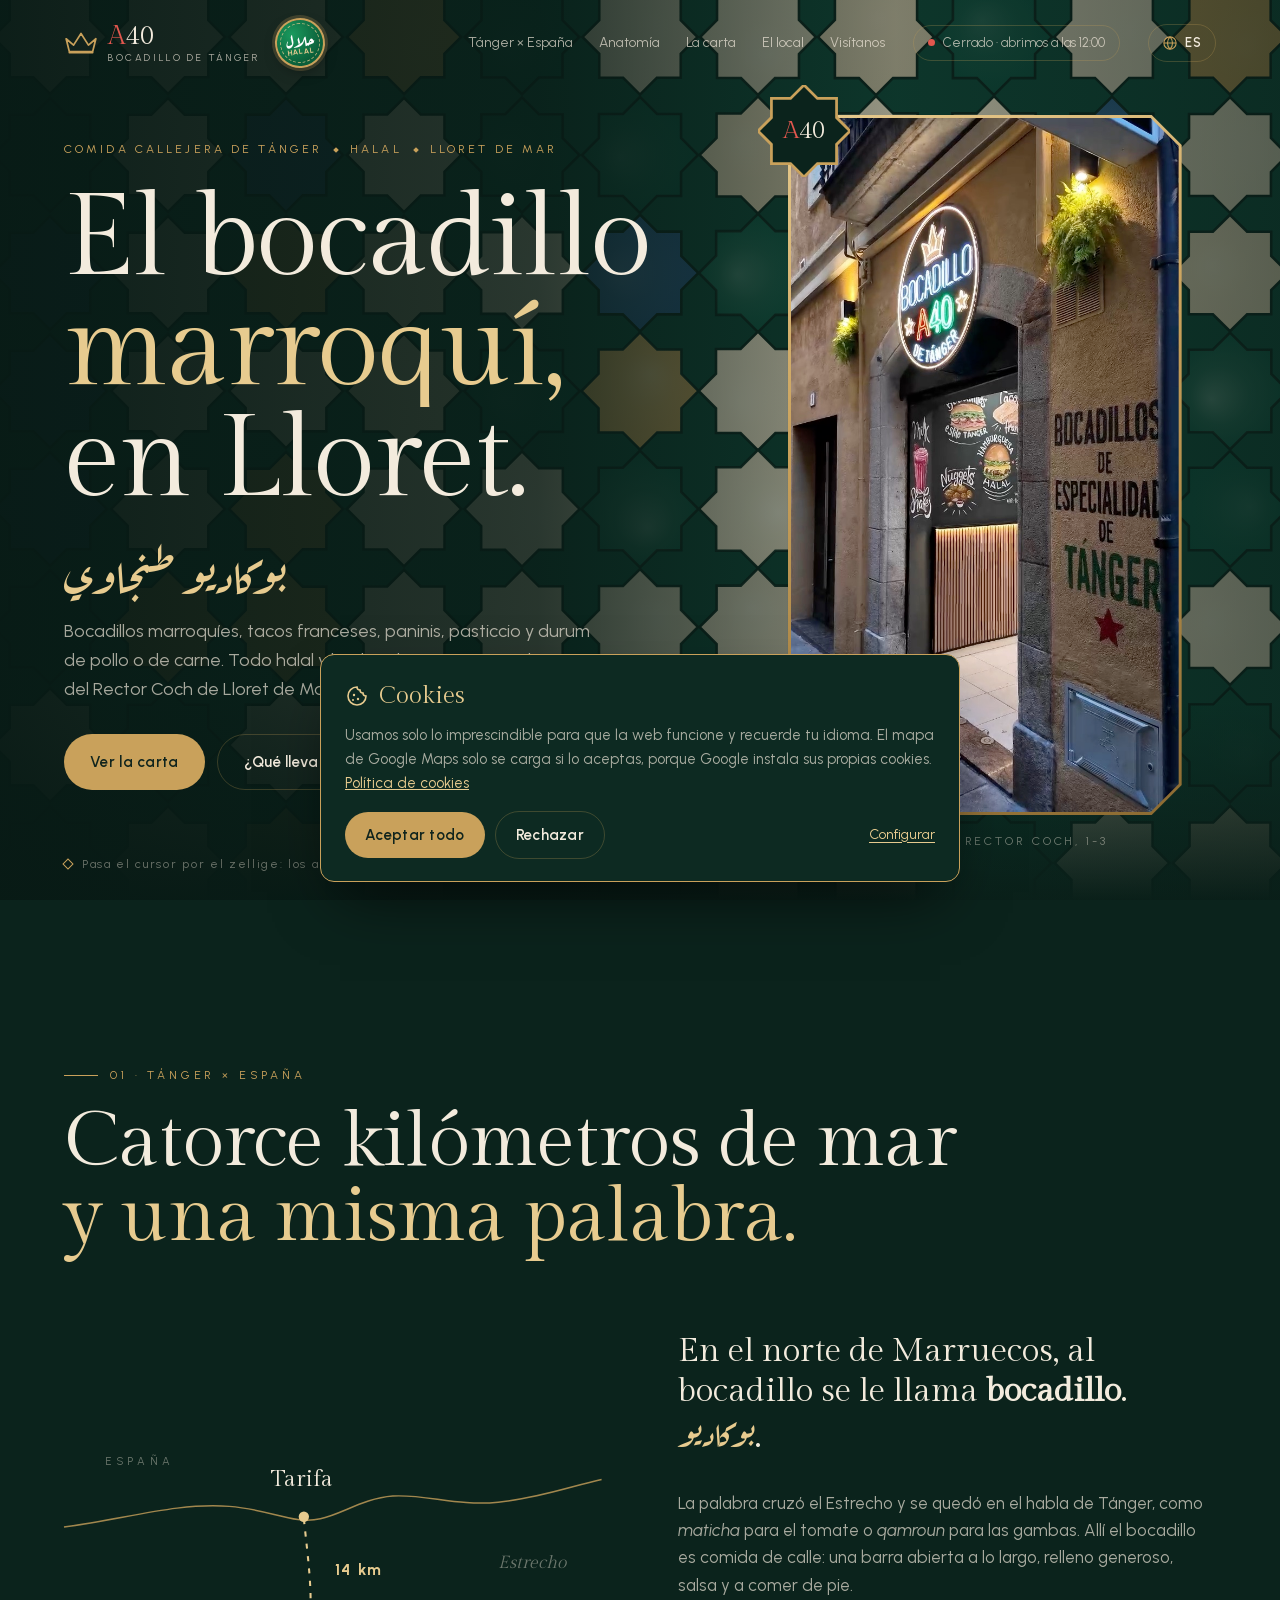
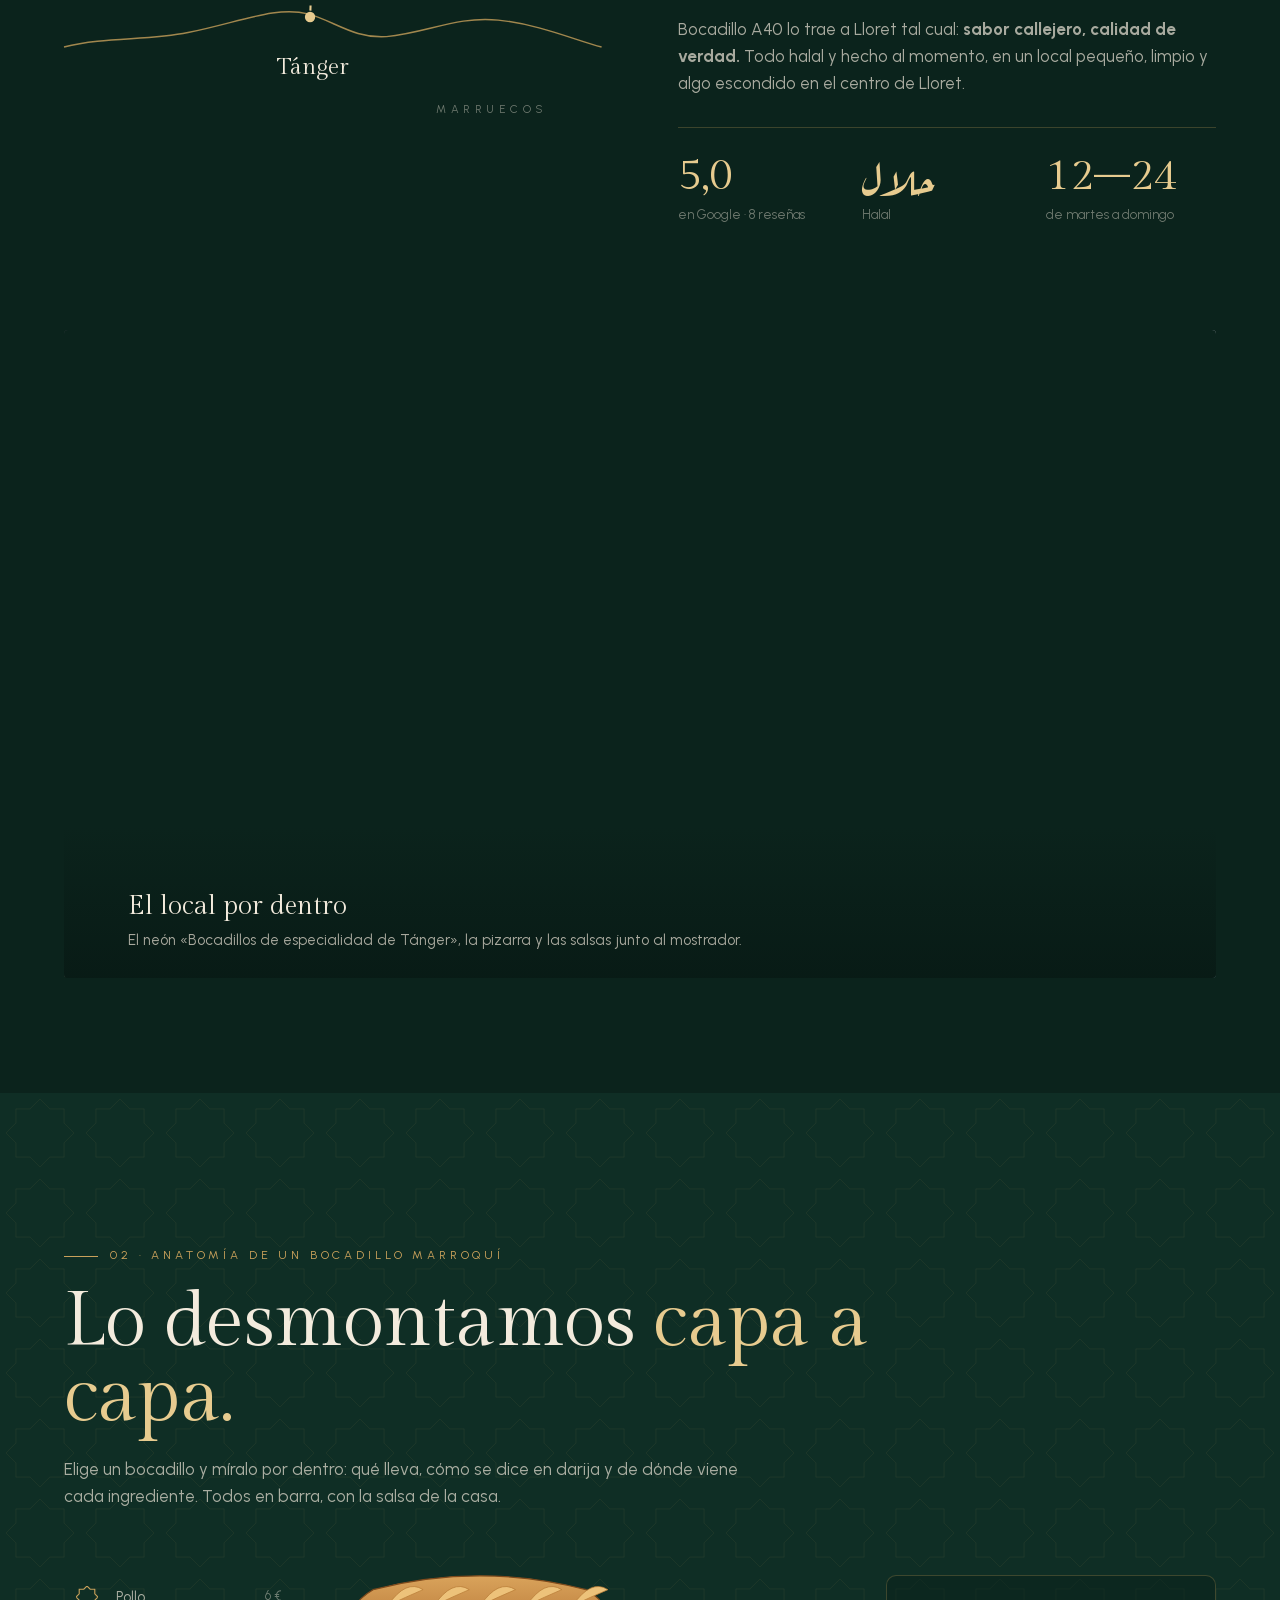
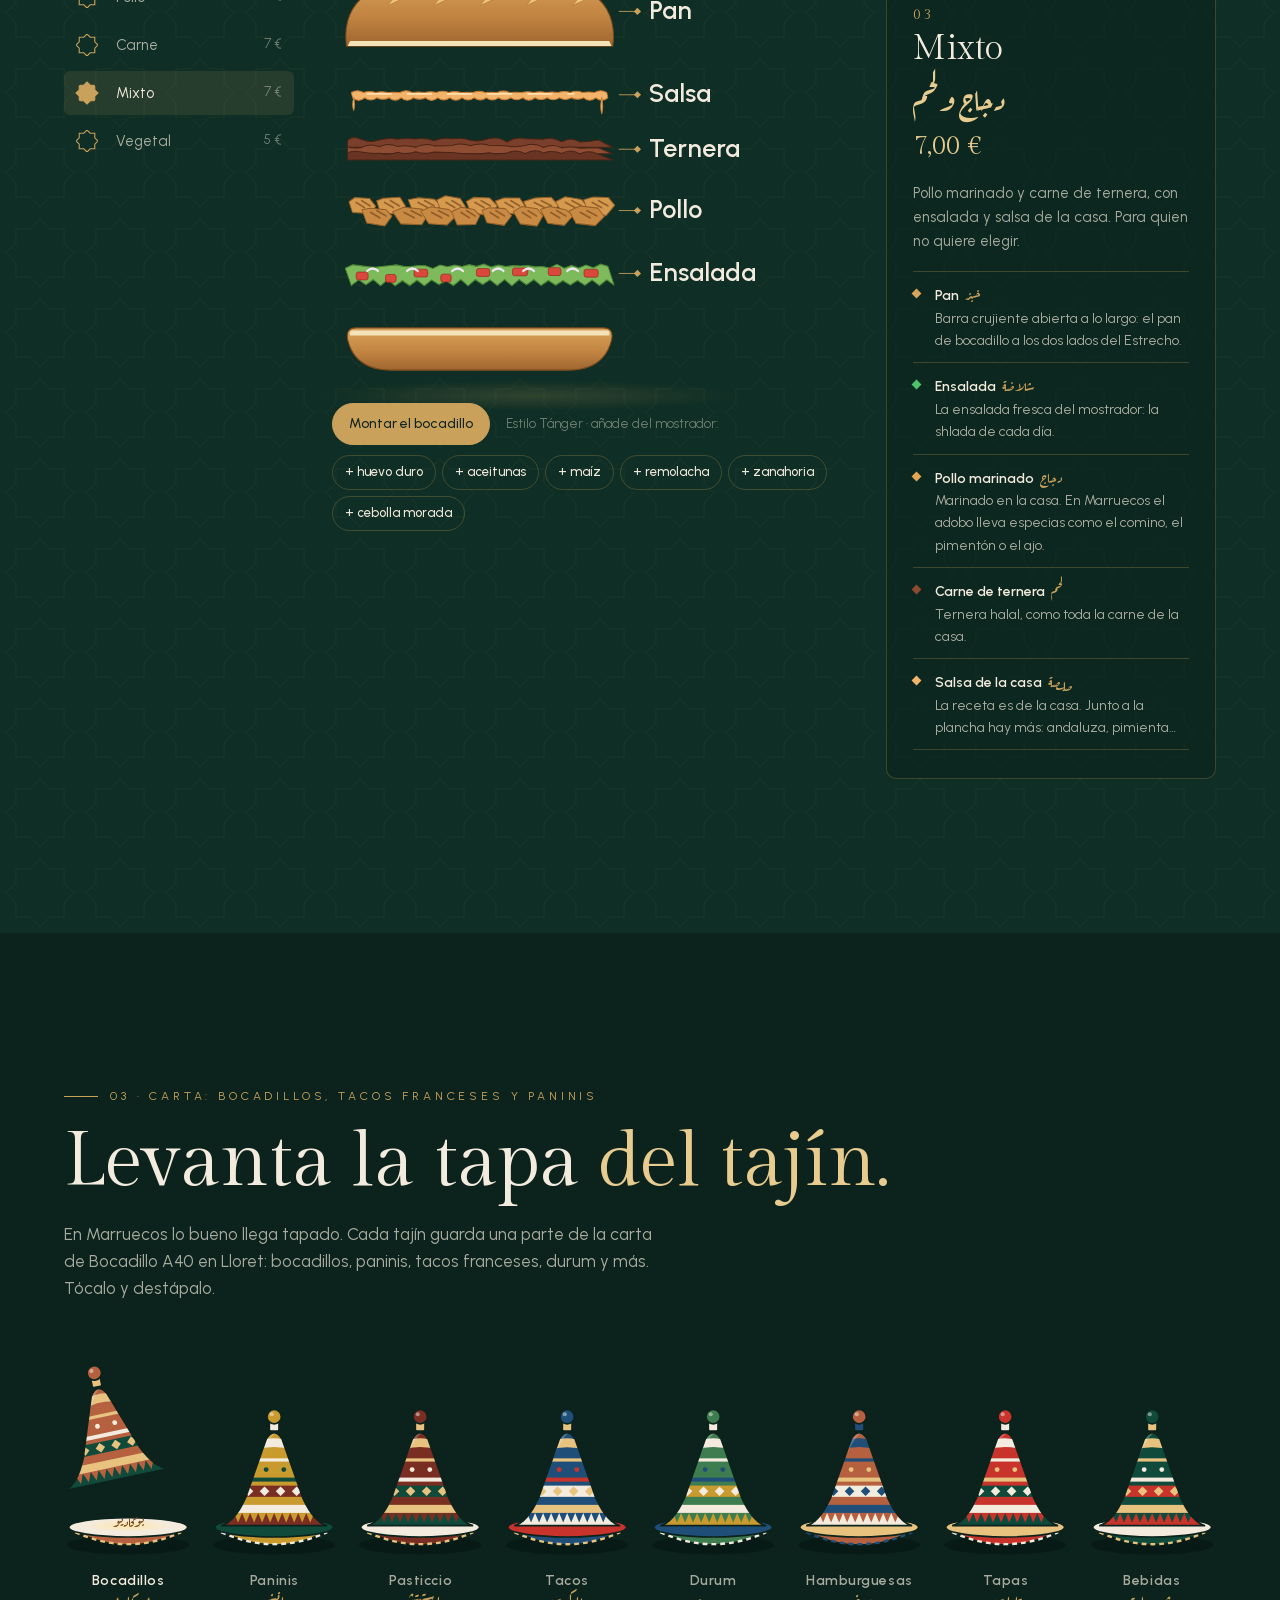
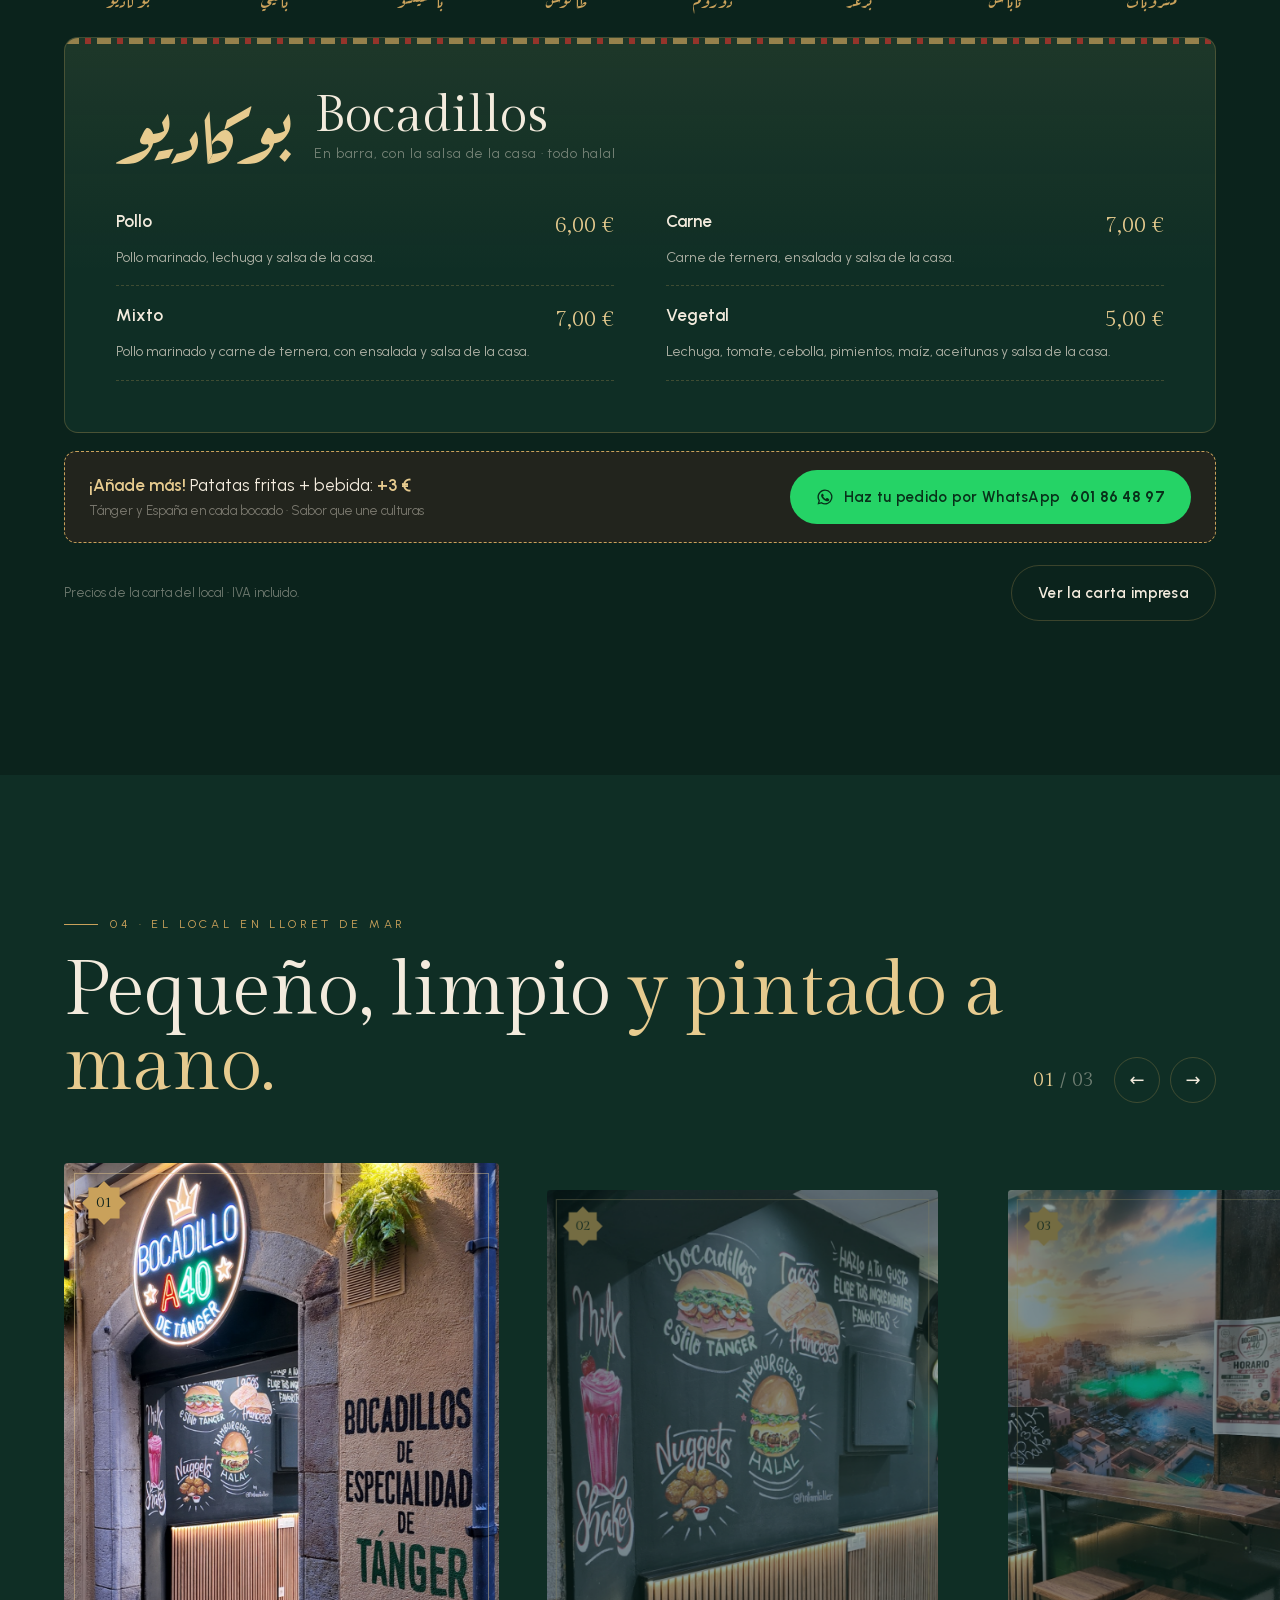
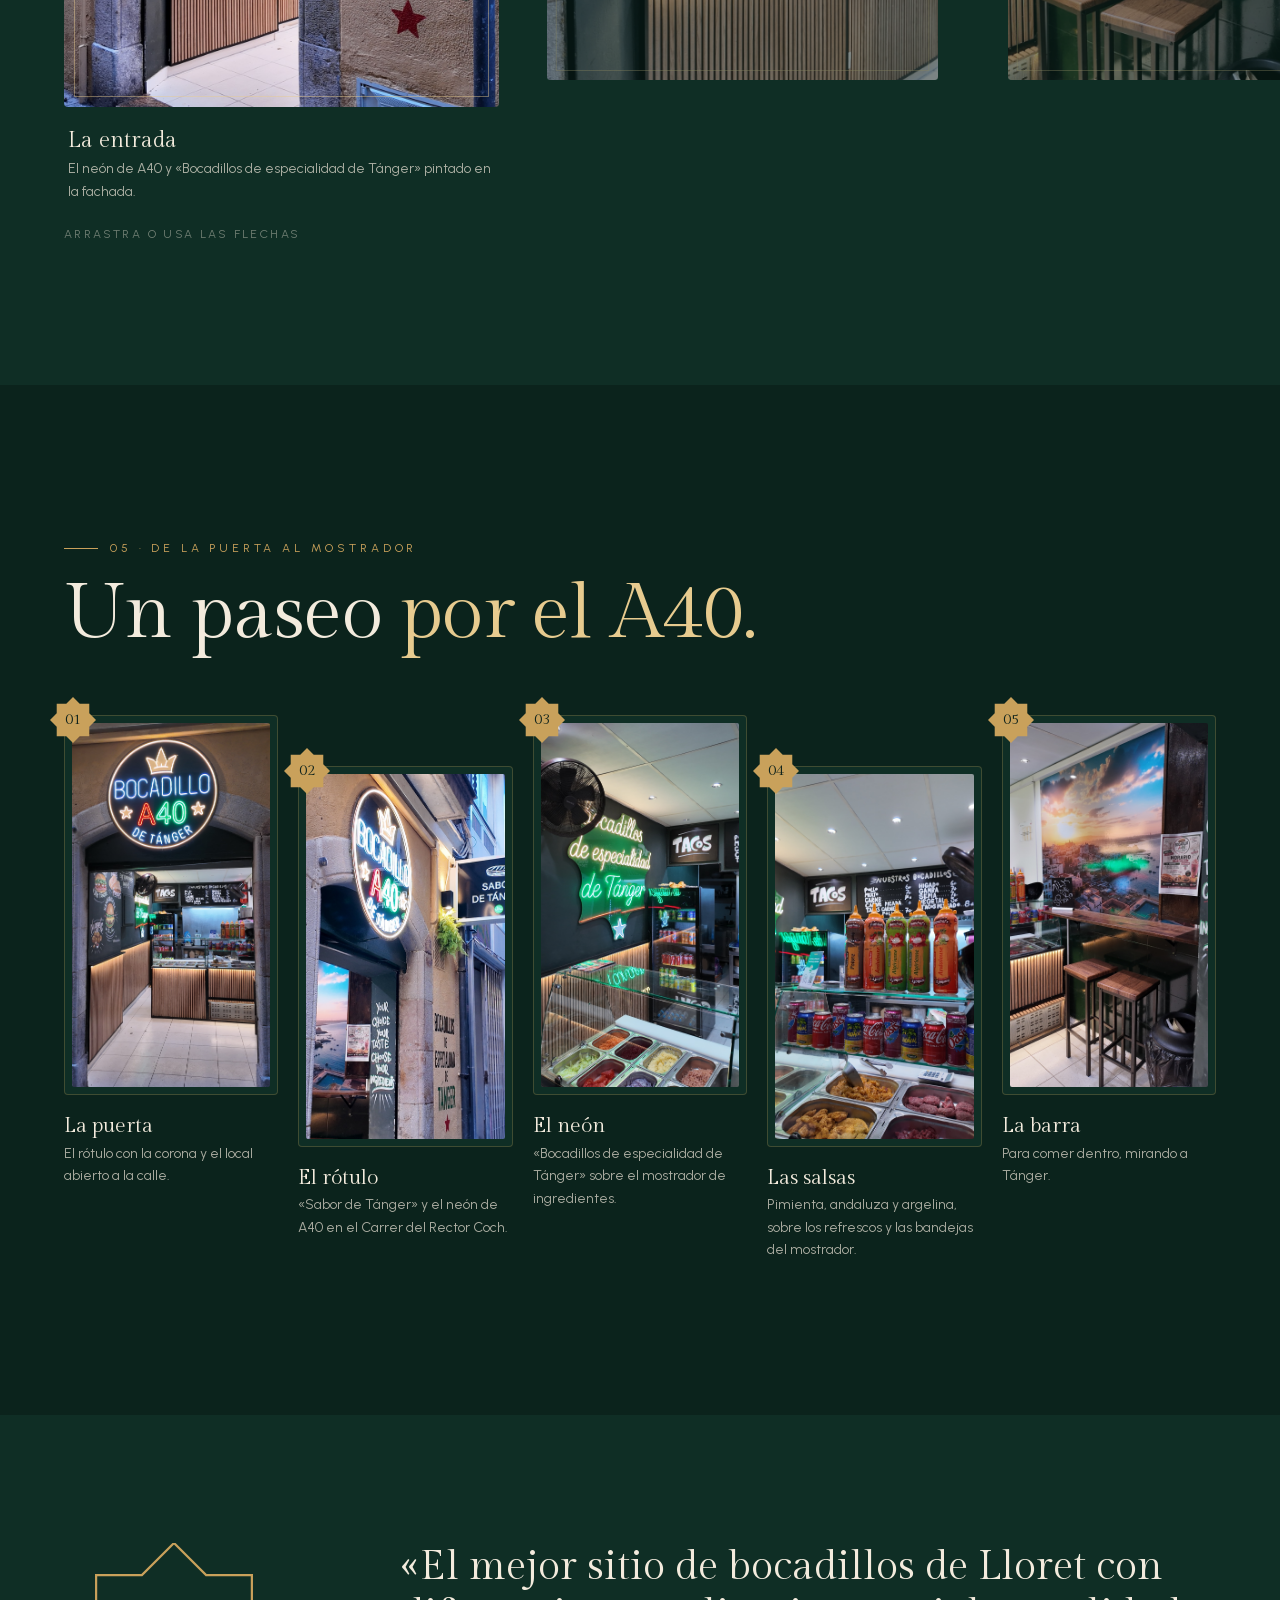
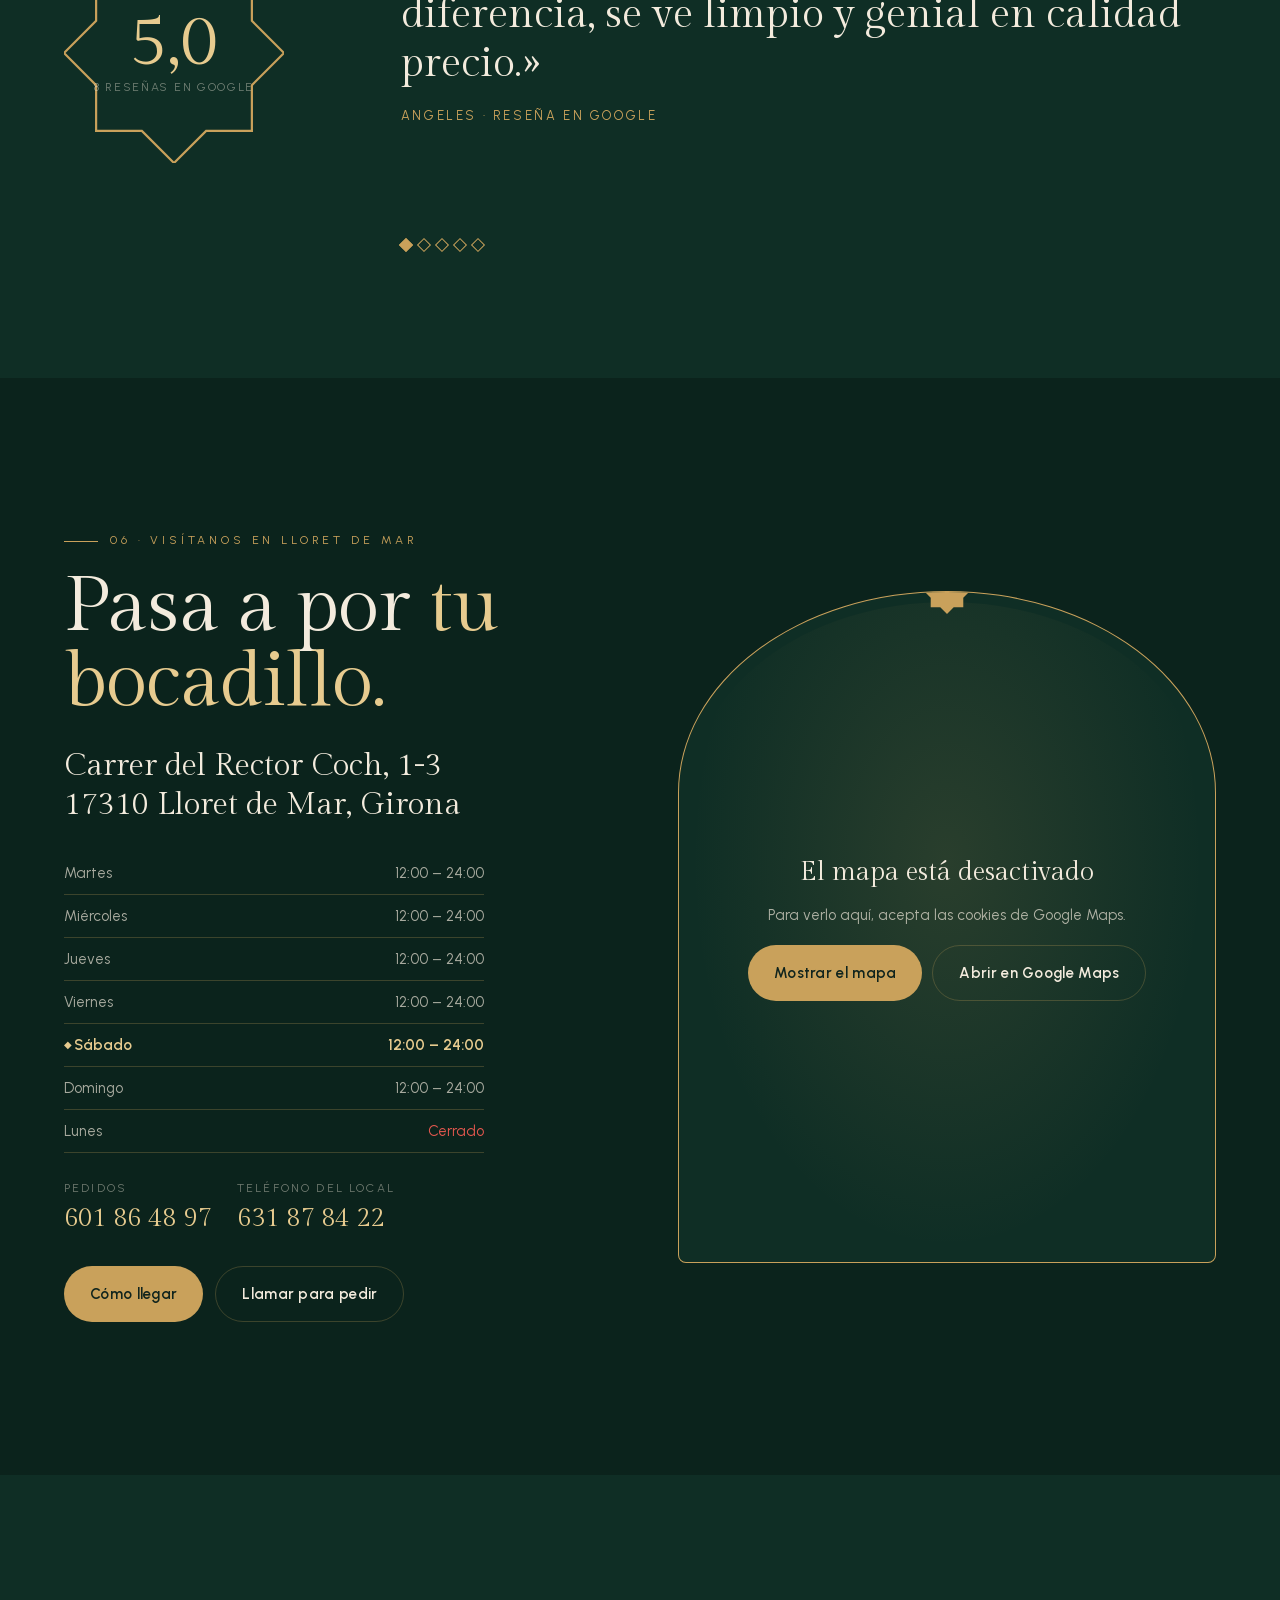
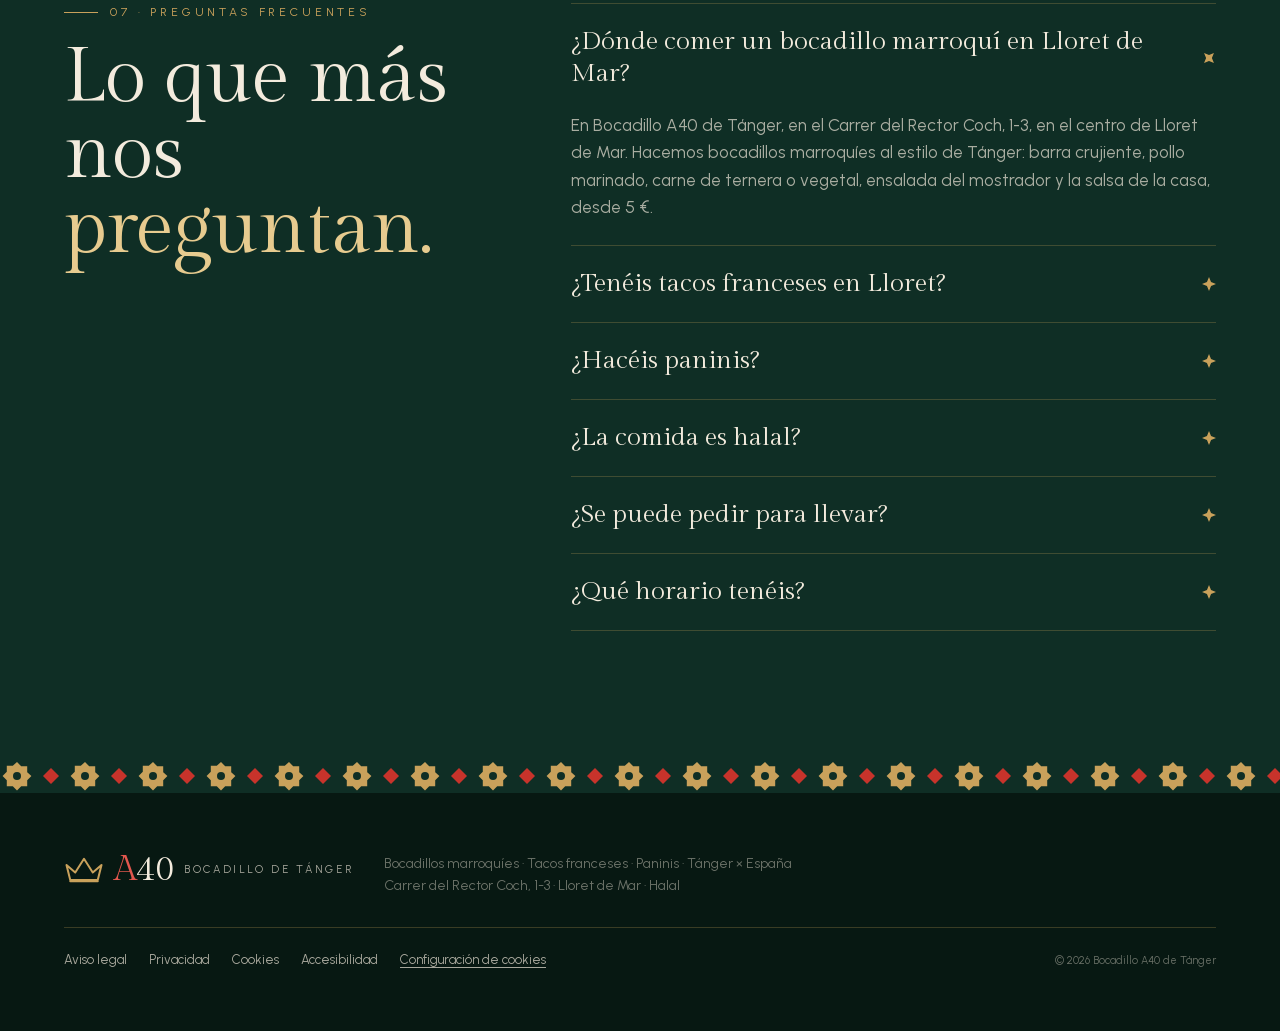
<file: index.html>
<!doctype html>
<html lang="es">
<head>
<meta charset="utf-8">
<meta name="viewport" content="width=device-width, initial-scale=1, viewport-fit=cover">
<title>Bocadillo marroquí, tacos franceses y paninis en Lloret | A40</title>
<meta name="description" content="Bocadillos marroquíes, tacos franceses y paninis halal en el centro de Lloret de Mar. Para llevar o por WhatsApp. De martes a domingo, de 12 a 24 h.">
<link rel="canonical" href="https://francybio.github.io/bocadillo-a40-lloret/">
<meta name="robots" content="index, follow, max-image-preview:large">
<meta name="theme-color" content="#0B231C">
<meta name="geo.region" content="ES-CT">
<meta name="geo.placename" content="Lloret de Mar">
<meta name="geo.position" content="41.6996414;2.8479348">
<meta name="ICBM" content="41.6996414, 2.8479348">
<meta property="og:type" content="restaurant">
<meta property="og:site_name" content="Bocadillo A40 de Tánger">
<meta property="og:locale" content="es_ES">
<meta property="og:url" content="https://francybio.github.io/bocadillo-a40-lloret/">
<meta property="og:title" content="Bocadillo marroquí, tacos franceses y paninis en Lloret de Mar">
<meta property="og:description" content="Bocadillo A40 de Tánger: comida callejera marroquí y halal en el Carrer del Rector Coch, 1-3. De martes a domingo, de 12 a 24 h.">
<meta property="og:image" content="https://francybio.github.io/bocadillo-a40-lloret/assets/img/p1-puerta.jpg">
<meta property="og:image:width" content="900">
<meta property="og:image:height" content="1600">
<meta property="og:image:alt" content="La puerta de Bocadillo A40 en Lloret de Mar, con su rótulo de neón">
<meta name="twitter:card" content="summary_large_image">
<link rel="preload" as="image" href="assets/video/portada.jpg" fetchpriority="high">
<script type="application/ld+json">
[
 {
  "@context": "https://schema.org",
  "@type": "Restaurant",
  "@id": "https://francybio.github.io/bocadillo-a40-lloret/#restaurante",
  "name": "Bocadillo A40 de Tánger",
  "alternateName": "Bocadillo A40",
  "description": "Bocadillos marroquíes al estilo de Tánger, tacos franceses, paninis, pasticcio, durum y hamburguesas halal en el centro de Lloret de Mar.",
  "url": "https://francybio.github.io/bocadillo-a40-lloret/",
  "image": [
   "https://francybio.github.io/bocadillo-a40-lloret/assets/img/p1-puerta.jpg",
   "https://francybio.github.io/bocadillo-a40-lloret/assets/img/local-dentro.jpg",
   "https://francybio.github.io/bocadillo-a40-lloret/assets/img/g-mural.jpg"
  ],
  "telephone": "+34601864897",
  "address": {
   "@type": "PostalAddress",
   "streetAddress": "Carrer del Rector Coch, 1-3",
   "addressLocality": "Lloret de Mar",
   "addressRegion": "Girona",
   "postalCode": "17310",
   "addressCountry": "ES"
  },
  "geo": {
   "@type": "GeoCoordinates",
   "latitude": 41.6996414,
   "longitude": 2.8479348
  },
  "hasMap": "https://maps.google.com/?cid=18337400837969716949",
  "sameAs": [
   "https://maps.google.com/?cid=18337400837969716949"
  ],
  "servesCuisine": [
   "Marroquí",
   "Comida callejera",
   "Halal",
   "Bocadillos",
   "Tacos franceses",
   "Paninis",
   "Hamburguesas"
  ],
  "priceRange": "€",
  "currenciesAccepted": "EUR",
  "acceptsReservations": false,
  "openingHoursSpecification": [
   {
    "@type": "OpeningHoursSpecification",
    "dayOfWeek": [
     "Tuesday",
     "Wednesday",
     "Thursday",
     "Friday",
     "Saturday",
     "Sunday"
    ],
    "opens": "12:00",
    "closes": "23:59"
   }
  ],
  "hasMenu": {
   "@type": "Menu",
   "name": "Carta de Bocadillo A40",
   "url": "https://francybio.github.io/bocadillo-a40-lloret/#carta",
   "inLanguage": "es",
   "hasMenuSection": [
    {
     "@type": "MenuSection",
     "name": "Bocadillos",
     "hasMenuItem": [
      {
       "@type": "MenuItem",
       "name": "Bocadillo de pollo",
       "offers": {
        "@type": "Offer",
        "price": "6.00",
        "priceCurrency": "EUR"
       }
      },
      {
       "@type": "MenuItem",
       "name": "Bocadillo de carne",
       "offers": {
        "@type": "Offer",
        "price": "7.00",
        "priceCurrency": "EUR"
       }
      },
      {
       "@type": "MenuItem",
       "name": "Bocadillo mixto",
       "offers": {
        "@type": "Offer",
        "price": "7.00",
        "priceCurrency": "EUR"
       }
      },
      {
       "@type": "MenuItem",
       "name": "Bocadillo vegetal",
       "offers": {
        "@type": "Offer",
        "price": "5.00",
        "priceCurrency": "EUR"
       }
      }
     ]
    },
    {
     "@type": "MenuSection",
     "name": "Paninis",
     "hasMenuItem": [
      {
       "@type": "MenuItem",
       "name": "Panini de pollo",
       "offers": {
        "@type": "Offer",
        "price": "7.00",
        "priceCurrency": "EUR"
       }
      },
      {
       "@type": "MenuItem",
       "name": "Panini de carne picada",
       "offers": {
        "@type": "Offer",
        "price": "7.50",
        "priceCurrency": "EUR"
       }
      },
      {
       "@type": "MenuItem",
       "name": "Panini mixto",
       "offers": {
        "@type": "Offer",
        "price": "7.50",
        "priceCurrency": "EUR"
       }
      },
      {
       "@type": "MenuItem",
       "name": "Panini de carne",
       "offers": {
        "@type": "Offer",
        "price": "7.50",
        "priceCurrency": "EUR"
       }
      }
     ]
    },
    {
     "@type": "MenuSection",
     "name": "Pasticcio",
     "hasMenuItem": [
      {
       "@type": "MenuItem",
       "name": "Pasticcio de pollo",
       "offers": {
        "@type": "Offer",
        "price": "7.50",
        "priceCurrency": "EUR"
       }
      },
      {
       "@type": "MenuItem",
       "name": "Pasticcio de carne picada",
       "offers": {
        "@type": "Offer",
        "price": "8.00",
        "priceCurrency": "EUR"
       }
      },
      {
       "@type": "MenuItem",
       "name": "Pasticcio de carne",
       "offers": {
        "@type": "Offer",
        "price": "8.00",
        "priceCurrency": "EUR"
       }
      }
     ]
    },
    {
     "@type": "MenuSection",
     "name": "Tacos",
     "hasMenuItem": [
      {
       "@type": "MenuItem",
       "name": "Taco de pollo",
       "offers": {
        "@type": "Offer",
        "price": "7.00",
        "priceCurrency": "EUR"
       }
      },
      {
       "@type": "MenuItem",
       "name": "Taco de carne picada",
       "offers": {
        "@type": "Offer",
        "price": "8.00",
        "priceCurrency": "EUR"
       }
      },
      {
       "@type": "MenuItem",
       "name": "Taco de carne",
       "offers": {
        "@type": "Offer",
        "price": "8.00",
        "priceCurrency": "EUR"
       }
      },
      {
       "@type": "MenuItem",
       "name": "Taco XL de pollo",
       "offers": {
        "@type": "Offer",
        "price": "9.00",
        "priceCurrency": "EUR"
       }
      },
      {
       "@type": "MenuItem",
       "name": "Taco francés",
       "offers": {
        "@type": "Offer",
        "price": "9.00",
        "priceCurrency": "EUR"
       }
      }
     ]
    },
    {
     "@type": "MenuSection",
     "name": "Durum",
     "hasMenuItem": [
      {
       "@type": "MenuItem",
       "name": "Durum de pollo",
       "offers": {
        "@type": "Offer",
        "price": "6.00",
        "priceCurrency": "EUR"
       }
      },
      {
       "@type": "MenuItem",
       "name": "Durum de carne",
       "offers": {
        "@type": "Offer",
        "price": "6.50",
        "priceCurrency": "EUR"
       }
      },
      {
       "@type": "MenuItem",
       "name": "Durum mixto",
       "offers": {
        "@type": "Offer",
        "price": "6.50",
        "priceCurrency": "EUR"
       }
      }
     ]
    },
    {
     "@type": "MenuSection",
     "name": "Hamburguesas",
     "hasMenuItem": [
      {
       "@type": "MenuItem",
       "name": "Hamburguesa de pollo",
       "offers": {
        "@type": "Offer",
        "price": "4.50",
        "priceCurrency": "EUR"
       }
      },
      {
       "@type": "MenuItem",
       "name": "Hamburguesa de carne picada",
       "offers": {
        "@type": "Offer",
        "price": "5.00",
        "priceCurrency": "EUR"
       }
      },
      {
       "@type": "MenuItem",
       "name": "Hamburguesa doble",
       "offers": {
        "@type": "Offer",
        "price": "8.50",
        "priceCurrency": "EUR"
       }
      }
     ]
    },
    {
     "@type": "MenuSection",
     "name": "Tapas",
     "hasMenuItem": [
      {
       "@type": "MenuItem",
       "name": "Patatas fritas",
       "offers": {
        "@type": "Offer",
        "price": "2.50",
        "priceCurrency": "EUR"
       }
      },
      {
       "@type": "MenuItem",
       "name": "Fingers",
       "offers": {
        "@type": "Offer",
        "price": "5.00",
        "priceCurrency": "EUR"
       }
      },
      {
       "@type": "MenuItem",
       "name": "Nuggets",
       "offers": {
        "@type": "Offer",
        "price": "5.00",
        "priceCurrency": "EUR"
       }
      },
      {
       "@type": "MenuItem",
       "name": "Alitas de pollo",
       "offers": {
        "@type": "Offer",
        "price": "5.00",
        "priceCurrency": "EUR"
       }
      }
     ]
    },
    {
     "@type": "MenuSection",
     "name": "Bebidas",
     "hasMenuItem": [
      {
       "@type": "MenuItem",
       "name": "Agua pequeña",
       "offers": {
        "@type": "Offer",
        "price": "1.00",
        "priceCurrency": "EUR"
       }
      },
      {
       "@type": "MenuItem",
       "name": "Coca-Cola",
       "offers": {
        "@type": "Offer",
        "price": "1.50",
        "priceCurrency": "EUR"
       }
      },
      {
       "@type": "MenuItem",
       "name": "Hawai",
       "offers": {
        "@type": "Offer",
        "price": "1.50",
        "priceCurrency": "EUR"
       }
      },
      {
       "@type": "MenuItem",
       "name": "Fanta",
       "offers": {
        "@type": "Offer",
        "price": "1.50",
        "priceCurrency": "EUR"
       }
      },
      {
       "@type": "MenuItem",
       "name": "Oasis",
       "offers": {
        "@type": "Offer",
        "price": "1.50",
        "priceCurrency": "EUR"
       }
      }
     ]
    }
   ]
  }
 },
 {
  "@context": "https://schema.org",
  "@type": "FAQPage",
  "mainEntity": [
   {
    "@type": "Question",
    "name": "¿Dónde comer un bocadillo marroquí en Lloret de Mar?",
    "acceptedAnswer": {
     "@type": "Answer",
     "text": "En Bocadillo A40 de Tánger, en el Carrer del Rector Coch, 1-3, en el centro de Lloret de Mar. Hacemos bocadillos marroquíes al estilo de Tánger: barra crujiente, pollo marinado, carne de ternera o vegetal, ensalada del mostrador y la salsa de la casa, desde 5 €."
    }
   },
   {
    "@type": "Question",
    "name": "¿Tenéis tacos franceses en Lloret?",
    "acceptedAnswer": {
     "@type": "Answer",
     "text": "Sí: el taco francés (9 €) y, además, tacos de pollo (7 €), de carne picada y de carne (8 €) y el taco XL de pollo (9 €)."
    }
   },
   {
    "@type": "Question",
    "name": "¿Hacéis paninis?",
    "acceptedAnswer": {
     "@type": "Answer",
     "text": "Sí: paninis de pollo (7 €), de carne picada, mixto y de carne (7,50 €), con el pan tostado y prensado al momento."
    }
   },
   {
    "@type": "Question",
    "name": "¿La comida es halal?",
    "acceptedAnswer": {
     "@type": "Answer",
     "text": "Sí, toda la carne que servimos es halal."
    }
   },
   {
    "@type": "Question",
    "name": "¿Se puede pedir para llevar?",
    "acceptedAnswer": {
     "@type": "Answer",
     "text": "Sí. Puedes pedir en el local o por WhatsApp al 601 86 48 97 y pasar a recogerlo. Añade patatas fritas y bebida por 3 € más."
    }
   },
   {
    "@type": "Question",
    "name": "¿Qué horario tenéis?",
    "acceptedAnswer": {
     "@type": "Answer",
     "text": "De martes a domingo, de 12:00 a 24:00. Los lunes cerramos."
    }
   }
  ]
 }
]
</script>
<link rel="icon" href="data:image/svg+xml,%3Csvg xmlns='http://www.w3.org/2000/svg' viewBox='0 0 64 64'%3E%3Cpath d='M32 2l8.8 8.8H53.2v12.4L62 32l-8.8 8.8v12.4H40.8L32 62l-8.8-8.8H10.8V40.8L2 32l8.8-8.8V10.8h12.4z' fill='%230F4A3A' stroke='%23C9A15B' stroke-width='3'/%3E%3Ctext x='32' y='41' font-family='Georgia,serif' font-size='24' fill='%23F3EBDD' text-anchor='middle'%3EA%3C/text%3E%3C/svg%3E">
<link rel="stylesheet" href="assets/fonts/fonts.css">
<link rel="stylesheet" href="style.css">
</head>
<body>

<svg width="0" height="0" style="position:absolute" aria-hidden="true">
  <defs>
    <symbol id="crown" viewBox="0 0 64 44"><path d="M4 14l14 12L32 4l14 22 14-12-6 24H10z" fill="none" stroke="currentColor" stroke-width="3.2" stroke-linejoin="round"/><path d="M10 40h44" stroke="currentColor" stroke-width="3.2" stroke-linecap="round"/></symbol>
    <symbol id="star8" viewBox="0 0 100 100"><path d="M50 0l14.6 14.6H85.4v20.8L100 50 85.4 64.6v20.8H64.6L50 100 35.4 85.4H14.6V64.6L0 50l14.6-14.6V14.6h20.8z"/></symbol>
  </defs>
</svg>

<!-- ============ ENTRADA ============ -->
<div class="intro" id="intro" aria-hidden="true">
  <svg class="intro__star" viewBox="-110 -110 220 220">
    <g fill="none" stroke="#C9A15B" stroke-width="1.4">
      <rect x="-70" y="-70" width="140" height="140" />
      <rect x="-70" y="-70" width="140" height="140" transform="rotate(45)" />
      <circle r="44" />
      <rect x="-40" y="-40" width="80" height="80" transform="rotate(22.5)" />
      <rect x="-40" y="-40" width="80" height="80" transform="rotate(67.5)" />
      <circle r="96" stroke-dasharray="2 6" />
    </g>
  </svg>
  <p class="intro__ar">طنجة</p>
</div>

<!-- ============ NAV ============ -->
<header class="nav" id="nav">
  <a class="logo" href="#top" aria-label="Bocadillo A40 de Tánger">
    <svg class="logo__crown" aria-hidden="true"><use href="#crown"/></svg>
    <span class="logo__txt"><b><i>A</i>40</b><small>Bocadillo de Tánger</small></span>
    <span class="halal" role="img" data-ta="aria-label:halal.aria,title:halal.aria" aria-label="Halal 100 %" title="Halal 100 %"><b lang="ar">حلال</b><small>HALAL</small></span>
  </a>
  <nav class="nav__links" data-ta="aria-label:nav.label" aria-label="Secciones">
    <a href="#estrecho" data-t="nav.estrecho">Tánger × España</a>
    <a href="#anatomia" data-t="nav.anat">Anatomía</a>
    <a href="#carta" data-t="nav.carta">La carta</a>
    <a href="#galeria" data-t="nav.local">El local</a>
    <a href="#visita" data-t="nav.visita">Visítanos</a>
  </nav>
  <span class="live" data-live><i></i><span data-live-text>Horario</span></span>
  <div class="lang" data-lang></div>
  <button class="burger" id="burger" type="button" aria-expanded="false" aria-controls="drawer" data-ta="aria-label:nav.menu" aria-label="Menú"><span></span><span></span></button>
</header>
<div class="drawer" id="drawer">
  <a href="#estrecho" data-t="nav.estrecho">Tánger × España</a><a href="#anatomia" data-t="nav.anatfull">Anatomía del bocadillo</a><a href="#carta" data-t="nav.carta">La carta</a><a href="#galeria" data-t="nav.local">El local</a><a href="#videos" data-t="nav.videos">Un paseo</a><a href="#visita" data-t="nav.visita">Visítanos</a>
  <p class="live" data-live><i></i><span data-live-text>Horario</span></p>
</div>

<main id="top">

<!-- ============ HERO · ZELLIGE ============ -->
<section class="hero" id="hero">
  <canvas class="hero__zellige" id="zellige" aria-hidden="true"></canvas>
  <div class="hero__veil" aria-hidden="true"></div>
  <div class="hero__in">
    <div class="hero__copy">
      <p class="eyebrow"><span data-t="hero.e1">Comida callejera de Tánger</span><span class="dot"></span><span>Halal</span><span class="dot"></span><span data-t="hero.e3">Lloret de Mar</span></p>
      <h1 class="hero__t">
        <span class="ln"><span data-t="hero.t1">El bocadillo</span></span>
        <span class="ln"><span data-t="hero.t2"><em>marroquí,</em></span></span>
        <span class="ln"><span data-t="hero.t3">en Lloret.</span></span>
      </h1>
      <p class="hero__ar" lang="ar" dir="rtl">بوكاديو طنجاوي</p>
      <p class="hero__lead" data-t="hero.lead">Bocadillos marroquíes, tacos franceses, paninis, pasticcio y durum de pollo o de carne. Todo halal y hecho al momento, en el Carrer del Rector Coch de Lloret de Mar.</p>
      <div class="hero__cta">
        <a class="btn btn--gold" href="#carta" data-t="hero.cta1">Ver la carta</a>
        <a class="btn btn--line" href="#anatomia" data-t="hero.cta2">¿Qué lleva cada bocadillo?</a>
      </div>
    </div>
    <figure class="hero__window hero__window--video">
      <div class="hero__frame"><video id="heroVid" muted loop playsinline preload="metadata" poster="assets/video/portada.jpg" data-ta="aria-label:hero.alt" aria-label="Vídeo: paseo por Bocadillo A40, de la puerta al mostrador"><source src="assets/video/portada.mp4" type="video/mp4"></video></div>
      <span class="hero__badge" aria-hidden="true"><svg viewBox="0 0 100 100"><use href="#star8"/></svg><b><i>A</i>40</b></span>
      <figcaption>Carrer del Rector Coch, 1-3</figcaption>
    </figure>
  </div>
  <p class="hero__hint" aria-hidden="true"><span></span><b data-t="hero.hint">Pasa el cursor por el zellige: los azulejos cogen la luz</b></p>
</section>

<!-- ============ TÁNGER × ESPAÑA ============ -->
<section class="strait" id="estrecho">
  <div class="strait__head">
    <p class="kicker" data-t="strait.k">01 · Tánger × España</p>
    <h2 class="h2" data-reveal data-t="strait.h2">Catorce kilómetros de mar<br><em>y una misma palabra.</em></h2>
  </div>
  <div class="strait__grid">
    <div class="strait__map" aria-hidden="true">
      <svg viewBox="0 0 520 340" id="straitMap">
        <path class="sm-coast" d="M0 120 C60 112 110 96 160 100 C200 103 222 118 248 112 C268 108 290 92 318 90 C350 88 380 100 420 96 C460 92 492 80 520 74"/>
        <path class="sm-coast" d="M0 236 C40 226 80 230 120 222 C170 212 205 196 236 204 C262 211 280 228 312 226 C352 222 380 206 420 210 C460 214 496 230 520 236"/>
        <path class="sm-route" d="M232 112 C236 150 240 180 238 206"/>
        <circle class="sm-dot" cx="232" cy="110" r="5"/><circle class="sm-dot" cx="238" cy="207" r="5"/>
        <text x="200" y="80" class="sm-t" data-t="map.tarifa">Tarifa</text>
        <text x="206" y="262" class="sm-t" data-t="map.tanger">Tánger</text>
        <text x="262" y="166" class="sm-km">14 km</text>
        <text x="40" y="60" class="sm-l" data-t="map.es">ESPAÑA</text><text x="360" y="300" class="sm-l" data-t="map.ma">MARRUECOS</text>
        <text x="420" y="160" class="sm-sea" data-t="map.sea">Estrecho</text>
      </svg>
    </div>
    <div class="strait__txt">
      <p class="big" data-t="strait.big">En el norte de Marruecos, al bocadillo se le llama <b>bocadillo</b>. <span lang="ar" dir="rtl" class="ar">بوكاديو</span>.</p>
      <p data-t="strait.p1">La palabra cruzó el Estrecho y se quedó en el habla de Tánger, como <i>maticha</i> para el tomate o <i>qamroun</i> para las gambas. Allí el bocadillo es comida de calle: una barra abierta a lo largo, relleno generoso, salsa y a comer de pie.</p>
      <p data-t="strait.p2">Bocadillo A40 lo trae a Lloret tal cual: <b>sabor callejero, calidad de verdad.</b> Todo halal y hecho al momento, en un local pequeño, limpio y algo escondido en el centro de Lloret.</p>
      <ul class="stats">
        <li><b>5,0</b><span data-t="stats.g">en Google · 8 reseñas</span></li>
        <li><b>حلال</b><span>Halal</span></li>
        <li><b>12–24</b><span data-t="stats.days">de martes a domingo</span></li>
      </ul>
    </div>
  </div>
  <figure class="lattice" id="lattice">
    <img src="assets/img/local-dentro.jpg" data-ta="alt:lattice.alt" alt="Interior de Bocadillo A40: neón verde, pizarra de bocadillos y salsas sobre el mostrador" loading="lazy">
    <div class="lattice__grid" aria-hidden="true"></div>
    <figcaption><span data-t="lattice.c1">El local por dentro</span> <b data-t="lattice.c2">El neón «Bocadillos de especialidad de Tánger», la pizarra y las salsas junto al mostrador.</b></figcaption>
  </figure>
</section>

<!-- ============ ANATOMÍA DEL BOCADILLO ============ -->
<section class="anat" id="anatomia">
  <div class="anat__head">
    <p class="kicker" data-t="anat.k">02 · Anatomía de un bocadillo marroquí</p>
    <h2 class="h2" data-reveal data-t="anat.h2">Lo desmontamos <em>capa a capa.</em></h2>
    <p class="anat__lead" data-t="anat.lead">Elige un bocadillo y míralo por dentro: qué lleva, cómo se dice en darija y de dónde viene cada ingrediente. Todos en barra, con la salsa de la casa.</p>
  </div>
  <div class="anat__stage">
    <ol class="anat__list" id="anatList" data-ta="aria-label:anat.list" aria-label="Bocadillos"></ol>
    <div class="anat__view">
      <svg id="anatSvg" viewBox="0 0 700 560" role="img" aria-labelledby="anatName"></svg>
      <div class="anat__tools">
        <button class="chip chip--gold" id="anatToggle" type="button" aria-pressed="true">Montar el bocadillo</button>
        <span class="anat__extras-l" data-t="anat.extras">Estilo Tánger · añade del mostrador:</span>
        <div class="anat__extras" id="anatExtras"></div>
      </div>
    </div>
    <article class="anat__card" aria-live="polite">
      <p class="anat__no" id="anatNo">01</p>
      <h3 id="anatName">Bocadillo</h3>
      <p class="anat__ar" id="anatAr" lang="ar" dir="rtl"></p>
      <p class="anat__price" id="anatPrice">6,00 €</p>
      <p class="anat__desc" id="anatDesc"></p>
      <ul class="anat__ings" id="anatIngs"></ul>
      <p class="anat__note" id="anatNote"></p>
    </article>
  </div>
</section>

<!-- ============ LA CARTA · TAJINES ============ -->
<section class="menu" id="carta">
  <div class="menu__head">
    <p class="kicker" data-t="menu.k">03 · Carta: bocadillos, tacos franceses y paninis</p>
    <h2 class="h2" data-reveal data-t="menu.h2">Levanta la tapa <em>del tajín.</em></h2>
    <p class="menu__lead" data-t="menu.lead">En Marruecos lo bueno llega tapado. Cada tajín guarda una parte de la carta de Bocadillo A40 en Lloret: bocadillos, paninis, tacos franceses, durum y más. Tócalo y destápalo.</p>
  </div>
  <div class="tajines" id="tajines" role="tablist" data-ta="aria-label:menu.tabs" aria-label="Partes de la carta"></div>
  <div class="dish" id="dish" role="tabpanel">
    <div class="dish__head">
      <p class="dish__ar" id="dishAr" lang="ar" dir="rtl"></p>
      <h3 id="dishT"></h3>
      <p class="dish__sub" id="dishSub"></p>
    </div>
    <ul class="dish__list" id="dishList"></ul>
  </div>
  <div class="combo">
    <p><span data-t="combo"><b>¡Añade más!</b> Patatas fritas + bebida: <b>+3 €</b></span><small data-t="slogan">Tánger y España en cada bocado · Sabor que une culturas</small></p>
    <a class="btn btn--wa" href="https://wa.me/34601864897" target="_blank" rel="noopener"><svg viewBox="0 0 24 24" aria-hidden="true"><path fill="currentColor" d="M12 2a10 10 0 0 0-8.6 15.1L2 22l5-1.3A10 10 0 1 0 12 2zm0 18.2a8.2 8.2 0 0 1-4.2-1.2l-.3-.2-3 .8.8-2.9-.2-.3A8.2 8.2 0 1 1 12 20.2zm4.5-6.1c-.2-.1-1.5-.7-1.7-.8-.2-.1-.4-.1-.6.1l-.8 1c-.1.2-.3.2-.5.1a6.7 6.7 0 0 1-3.3-2.9c-.2-.4.2-.4.7-1.3.1-.2 0-.3 0-.4l-.8-1.8c-.2-.5-.4-.4-.6-.4h-.5a1 1 0 0 0-.7.3 3 3 0 0 0-.9 2.2 5.2 5.2 0 0 0 1.1 2.8 11.9 11.9 0 0 0 4.6 4c1.7.7 2.4.8 3.2.7.5-.1 1.5-.6 1.8-1.2.2-.6.2-1.1.1-1.2l-.4-.3z"/></svg><span data-t="wa">Haz tu pedido por WhatsApp</span> <b dir="ltr">601 86 48 97</b></a>
  </div>
  <div class="menu__foot">
    <p data-t="menu.foot">Precios de la carta del local · IVA incluido.</p>
    <button class="btn btn--line" type="button" id="openCarta" data-t="menu.print">Ver la carta impresa</button>
  </div>
</section>

<!-- ============ GALERÍA ============ -->
<section class="gal" id="galeria">
  <div class="gal__head">
    <div>
      <p class="kicker" data-t="gal.k">04 · El local en Lloret de Mar</p>
      <h2 class="h2" data-reveal data-t="gal.h2">Pequeño, limpio <em>y pintado a mano.</em></h2>
    </div>
    <div class="gal__nav" dir="ltr">
      <span class="gal__count"><b id="galNow">01</b> / <span id="galAll">12</span></span>
      <button type="button" class="round" id="galPrev" data-ta="aria-label:gal.prev" aria-label="Foto anterior">←</button>
      <button type="button" class="round" id="galNext" data-ta="aria-label:gal.next" aria-label="Foto siguiente">→</button>
    </div>
  </div>
  <div class="gal__viewport" id="galVp" dir="ltr">
    <ul class="gal__track" id="galTrack"></ul>
  </div>
  <p class="gal__hint" data-t="gal.hint">Arrastra o usa las flechas</p>
</section>

<!-- ============ UN PASEO · FOTOS DEL LOCAL ============ -->
<section class="vids" id="videos">
  <div class="vids__head">
    <p class="kicker" data-t="vids.k">05 · De la puerta al mostrador</p>
    <h2 class="h2" data-reveal data-t="vids.h2">Un paseo <em>por el A40.</em></h2>
  </div>
  <ol class="walk" id="walk"></ol>
</section>

<!-- ============ RESEÑAS ============ -->
<section class="revs" id="resenas">
  <div class="revs__score">
    <svg class="revs__star" aria-hidden="true"><use href="#star8"/></svg>
    <b>5,0</b>
    <span data-t="revs.n">8 reseñas en Google</span>
  </div>
  <div class="revs__quotes" id="revs">
    <blockquote class="is-on" data-t="rev.1"><p>«El mejor sitio de bocadillos de Lloret con diferencia, se ve limpio y genial en calidad precio.»</p><cite>Angeles · reseña en Google</cite></blockquote>
    <blockquote data-t="rev.2"><p>«Todo muy limpio, se nota que la comida es de buena calidad.»</p><cite>Gerard · reseña en Google</cite></blockquote>
    <blockquote data-t="rev.3"><p>«Súper bueno todo, mucha limpieza y también muy amables al atenderte. Se los recomiendo 1000%.»</p><cite>Jesús · reseña en Google</cite></blockquote>
    <blockquote data-t="rev.4"><p>«Buen sitio para comer un bocadillo rico, sano y barato, además de rápido.»</p><cite>Reseña en Google</cite></blockquote>
    <blockquote data-t="rev.5"><p>«El local es pequeño, ¡pero eso no importa! La comida está buenísima, el sabor es increíble y se nota la calidad.»</p><cite>Reseña en Google</cite></blockquote>
  </div>
  <div class="revs__dots" id="revDots"></div>
</section>

<!-- ============ VISÍTANOS ============ -->
<section class="visit" id="visita">
  <div class="visit__info">
    <p class="kicker" data-t="visit.k">06 · Visítanos en Lloret de Mar</p>
    <h2 class="h2" data-reveal data-t="visit.h2">Pasa a por <em>tu bocadillo.</em></h2>
    <address>Carrer del Rector Coch, 1-3<br>17310 Lloret de Mar, Girona</address>
    <table class="hours" id="hours">
      <tbody>
        <tr data-d="2"><th data-t="d.2">Martes</th><td>12:00 – 24:00</td></tr>
        <tr data-d="3"><th data-t="d.3">Miércoles</th><td>12:00 – 24:00</td></tr>
        <tr data-d="4"><th data-t="d.4">Jueves</th><td>12:00 – 24:00</td></tr>
        <tr data-d="5"><th data-t="d.5">Viernes</th><td>12:00 – 24:00</td></tr>
        <tr data-d="6"><th data-t="d.6">Sábado</th><td>12:00 – 24:00</td></tr>
        <tr data-d="0"><th data-t="d.0">Domingo</th><td>12:00 – 24:00</td></tr>
        <tr data-d="1" class="off"><th data-t="d.1">Lunes</th><td data-t="closed">Cerrado</td></tr>
      </tbody>
    </table>
    <ul class="phones">
      <li><span data-t="tel.orders">Pedidos</span><a href="tel:+34601864897" dir="ltr">601 86 48 97</a></li>
      <li><span data-t="tel.shop">Teléfono del local</span><a href="tel:+34631878422" dir="ltr">631 87 84 22</a></li>
    </ul>
    <div class="visit__cta">
      <a class="btn btn--gold" href="https://www.google.com/maps/dir/?api=1&destination=Bocadillo%20A40%2C%20Carrer%20del%20Rector%20Coch%201%2C%20Lloret%20de%20Mar" target="_blank" rel="noopener" data-t="visit.go">Cómo llegar</a>
      <a class="btn btn--line" href="tel:+34601864897" data-t="visit.call">Llamar para pedir</a>
    </div>
  </div>
  <div class="visit__map">
    <svg class="visit__orn" aria-hidden="true"><use href="#star8"/></svg>
    <iframe data-ta="title:visit.map" title="Mapa: Bocadillo A40, Carrer del Rector Coch 1-3, Lloret de Mar" data-consent-src="https://maps.google.com/maps?q=Bocadillo%20A40%2C%20Carrer%20del%20Rector%20Coch%201-3%2C%20Lloret%20de%20Mar&z=17&output=embed" loading="lazy" referrerpolicy="no-referrer-when-downgrade"></iframe>
    <div class="map-off" data-open="https://www.google.com/maps/search/?api=1&amp;query=Bocadillo%20A40%2C%20Carrer%20del%20Rector%20Coch%201-3%2C%20Lloret%20de%20Mar"></div>
  </div>
</section>

<!-- ============ PREGUNTAS FRECUENTES ============ -->
<section class="faq" id="preguntas">
  <div class="faq__head">
    <p class="kicker" data-t="faq.k">07 · Preguntas frecuentes</p>
    <h2 class="h2" data-reveal data-t="faq.h2">Lo que más nos <em>preguntan.</em></h2>
  </div>
  <div class="faq__list">
    <details class="faq__q" open>
      <summary data-t="faq.q1">¿Dónde comer un bocadillo marroquí en Lloret de Mar?</summary>
      <p data-t="faq.a1">En Bocadillo A40 de Tánger, en el Carrer del Rector Coch, 1-3, en el centro de Lloret de Mar. Hacemos bocadillos marroquíes al estilo de Tánger: barra crujiente, pollo marinado, carne de ternera o vegetal, ensalada del mostrador y la salsa de la casa, desde 5 €.</p>
    </details>
    <details class="faq__q">
      <summary data-t="faq.q2">¿Tenéis tacos franceses en Lloret?</summary>
      <p data-t="faq.a2">Sí: el taco francés (9 €) y, además, tacos de pollo (7 €), de carne picada y de carne (8 €) y el taco XL de pollo (9 €).</p>
    </details>
    <details class="faq__q">
      <summary data-t="faq.q3">¿Hacéis paninis?</summary>
      <p data-t="faq.a3">Sí: paninis de pollo (7 €), de carne picada, mixto y de carne (7,50 €), con el pan tostado y prensado al momento.</p>
    </details>
    <details class="faq__q">
      <summary data-t="faq.q4">¿La comida es halal?</summary>
      <p data-t="faq.a4">Sí, toda la carne que servimos es halal.</p>
    </details>
    <details class="faq__q">
      <summary data-t="faq.q5">¿Se puede pedir para llevar?</summary>
      <p data-t="faq.a5">Sí. Puedes pedir en el local o por WhatsApp al 601 86 48 97 y pasar a recogerlo. Añade patatas fritas y bebida por 3 € más.</p>
    </details>
    <details class="faq__q">
      <summary data-t="faq.q6">¿Qué horario tenéis?</summary>
      <p data-t="faq.a6">De martes a domingo, de 12:00 a 24:00. Los lunes cerramos.</p>
    </details>
  </div>
</section>

</main>

<footer class="foot">
  <div class="foot__band" aria-hidden="true"></div>
  <div class="foot__in">
    <p class="foot__logo"><svg aria-hidden="true"><use href="#crown"/></svg><b><i>A</i>40</b> <span>Bocadillo de Tánger</span></p>
    <p data-t="foot.line">Bocadillos marroquíes · Tacos franceses · Paninis · Tánger × España<br>Carrer del Rector Coch, 1-3 · Lloret de Mar · Halal</p>
    <nav class="foot__legal" data-ta="aria-label:lg.nav" aria-label="Información legal">
      <a href="aviso-legal/" data-t="lg.aviso">Aviso legal</a>
      <a href="privacidad/" data-t="lg.priv">Privacidad</a>
      <a href="cookies/" data-t="lg.cookies">Cookies</a>
      <a href="accesibilidad/" data-t="lg.a11y">Accesibilidad</a>
      <button type="button" data-cookie-settings data-t="lg.settings">Configuración de cookies</button>
      <small>© 2026 Bocadillo A40 de Tánger</small>
    </nav>
  </div>
</footer>

<!-- lightbox -->
<div class="lb" id="lb" role="dialog" aria-modal="true" aria-label="Imagen ampliada" hidden>
  <figure><img id="lbImg" alt=""><figcaption id="lbCap"></figcaption></figure>
  <button class="lb__close" type="button" data-ta="aria-label:lb.close" aria-label="Cerrar">×</button>
</div>

<script src="assets/js/gsap.min.js"></script>
<script src="assets/js/ScrollTrigger.min.js"></script>
<script src="assets/js/lenis.min.js"></script>
<script src="datos.js"></script>
<script src="i18n.js"></script>
<script src="cookies.js"></script>
<script src="app.js"></script>
</body>
</html>
</file>
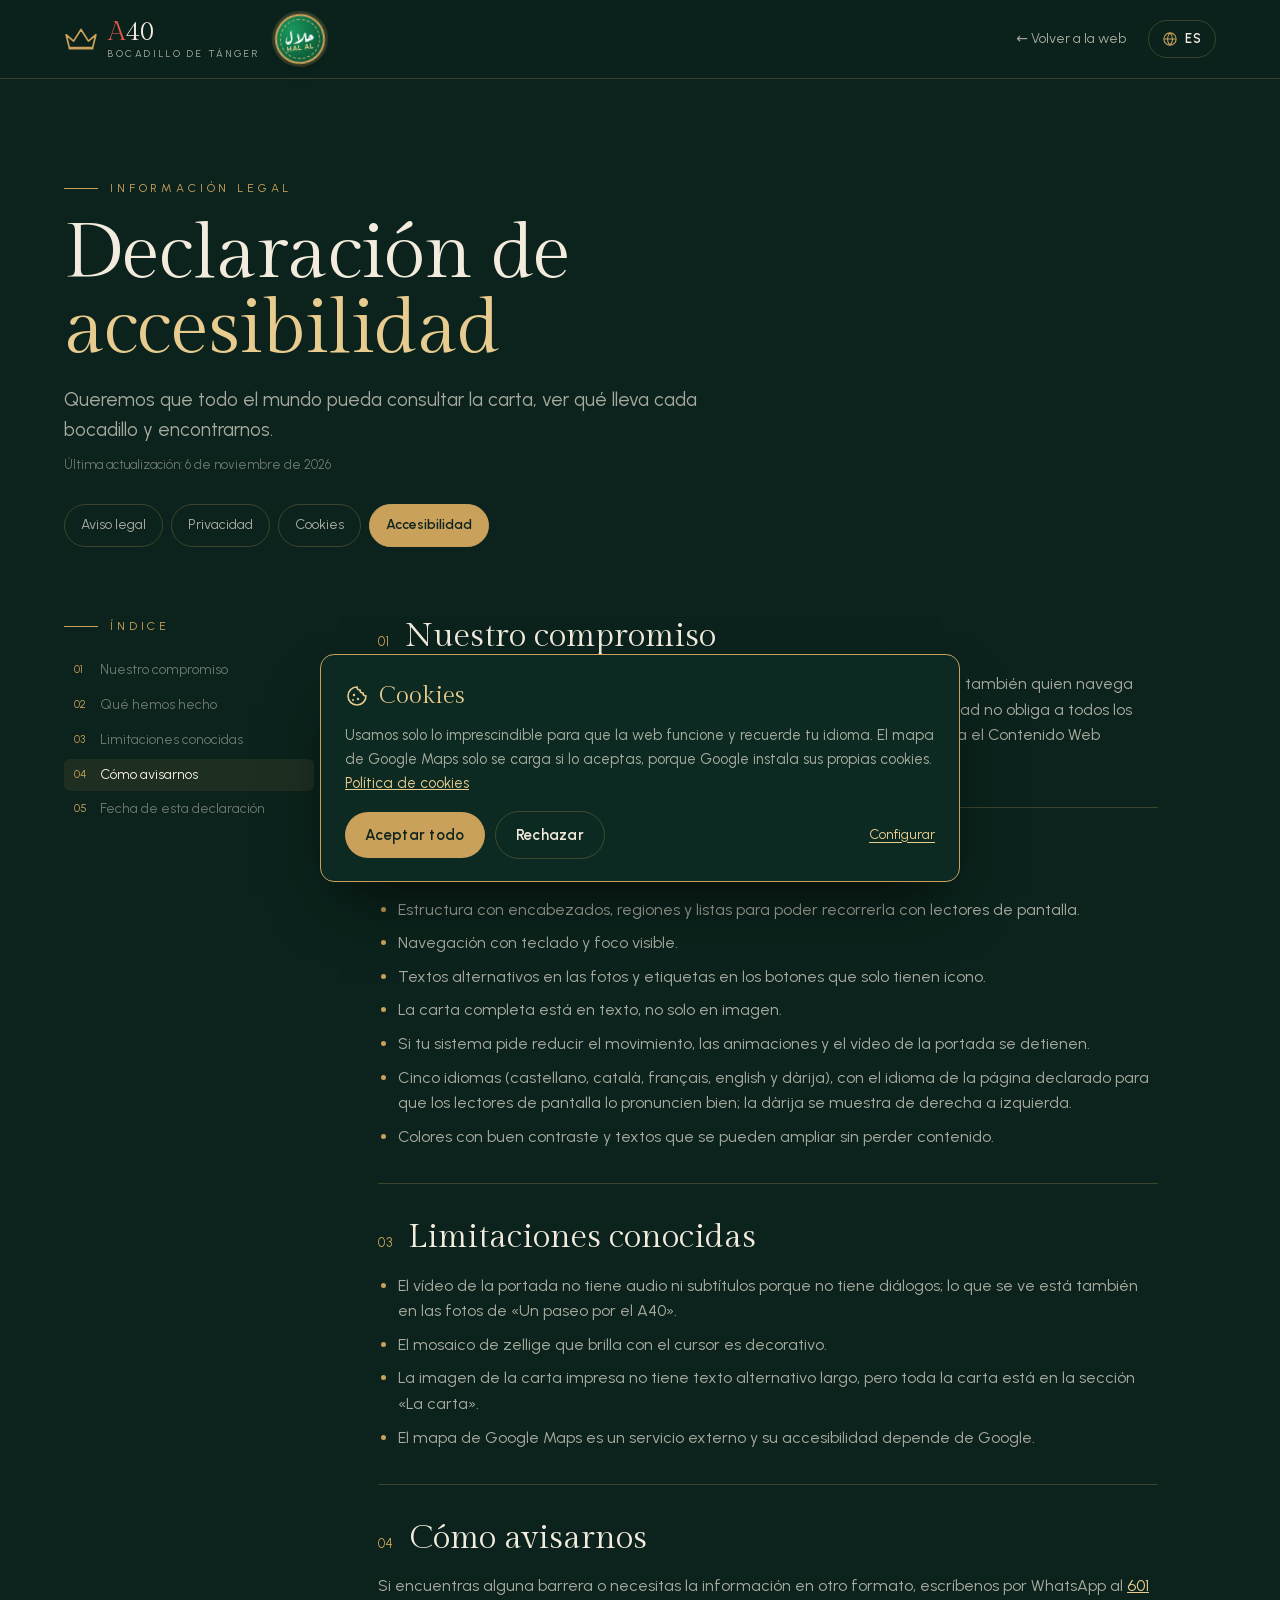
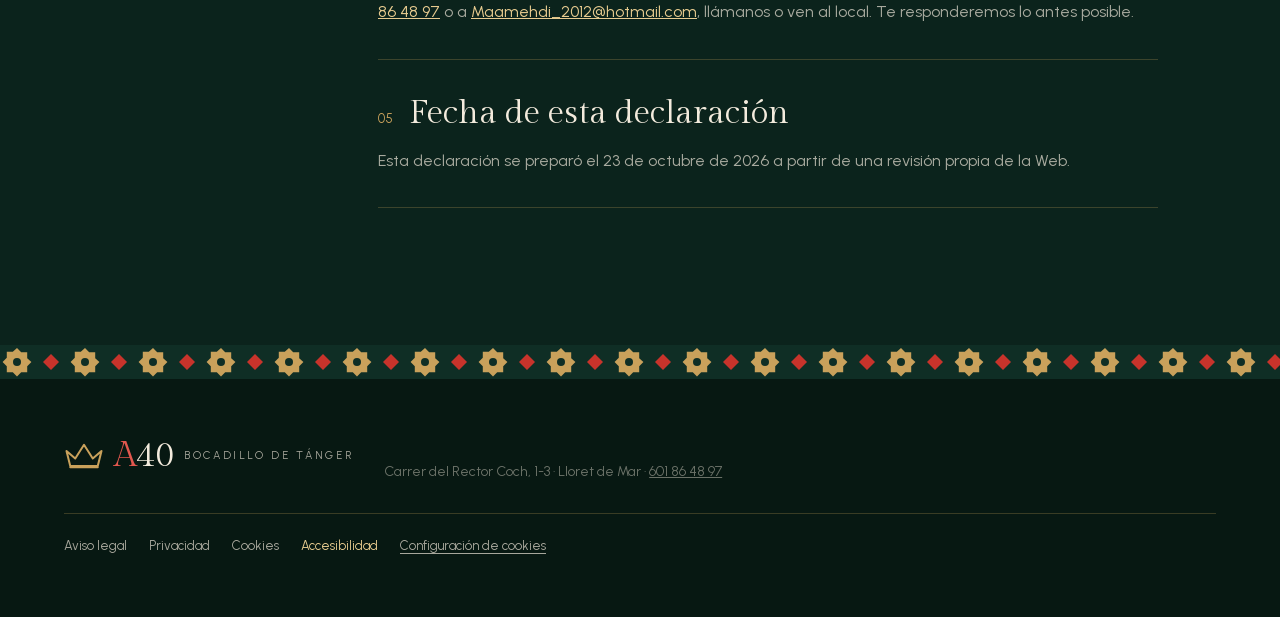
<file: accesibilidad/index.html>
<!doctype html>
<html lang="es">
<head>
<meta charset="utf-8">
<meta name="viewport" content="width=device-width, initial-scale=1, viewport-fit=cover">
<title>Declaración de accesibilidad · Bocadillo A40 de Tánger</title>
<meta name="description" content="Queremos que todo el mundo pueda consultar la carta, ver qué lleva cada bocadillo y encontrarnos. Bocadillo A40 de Tánger, Lloret de Mar.">
<link rel="canonical" href="https://francybio.github.io/bocadillo-a40-lloret/accesibilidad/">
<meta name="theme-color" content="#0B231C">
<link rel="icon" href="data:image/svg+xml,%3Csvg xmlns='http://www.w3.org/2000/svg' viewBox='0 0 64 64'%3E%3Cpath d='M32 2l8.8 8.8H53.2v12.4L62 32l-8.8 8.8v12.4H40.8L32 62l-8.8-8.8H10.8V40.8L2 32l8.8-8.8V10.8h12.4z' fill='%230F4A3A' stroke='%23C9A15B' stroke-width='3'/%3E%3Ctext x='32' y='41' font-family='Georgia,serif' font-size='24' fill='%23F3EBDD' text-anchor='middle'%3EA%3C/text%3E%3C/svg%3E">
<link rel="stylesheet" href="../assets/fonts/fonts.css">
<link rel="stylesheet" href="../style.css">
</head>
<body class="legal-page" data-doc="accesibilidad">

<svg width="0" height="0" style="position:absolute" aria-hidden="true">
  <defs>
    <symbol id="crown" viewBox="0 0 64 44"><path d="M4 14l14 12L32 4l14 22 14-12-6 24H10z" fill="none" stroke="currentColor" stroke-width="3.2" stroke-linejoin="round"/><path d="M10 40h44" stroke="currentColor" stroke-width="3.2" stroke-linecap="round"/></symbol>
    <symbol id="star8" viewBox="0 0 100 100"><path d="M50 0l14.6 14.6H85.4v20.8L100 50 85.4 64.6v20.8H64.6L50 100 35.4 85.4H14.6V64.6L0 50l14.6-14.6V14.6h20.8z"/></symbol>
  </defs>
</svg>

<header class="lnav">
  <a class="logo" href="../" aria-label="Bocadillo A40 de Tánger">
    <svg class="logo__crown" aria-hidden="true"><use href="#crown"/></svg>
    <span class="logo__txt"><b><i>A</i>40</b><small>Bocadillo de Tánger</small></span>
    <span class="halal" role="img" aria-label="Halal 100 %" title="Halal 100 %"><b lang="ar">حلال</b><small>HALAL</small></span>
  </a>
  <a class="lnav__back" href="../"><span aria-hidden="true">←</span> <span data-t="lg.back">Volver a la web</span></a>
  <div class="lang" data-lang></div>
</header>

<main class="legal">
  <div class="legal__head">
    <p class="kicker" data-t="lg.nav">Información legal</p>
    <h1 class="h2 legal__title">Declaración de <em>accesibilidad</em></h1>
    <p class="legal__lead">Queremos que todo el mundo pueda consultar la carta, ver qué lleva cada bocadillo y encontrarnos.</p>
    <p class="legal__meta">Última actualización: 6 de noviembre de 2026</p>
    <p class="legal__note" lang="ar-MA" dir="rtl" hidden></p>
    <nav class="legal__tabs" data-ta="aria-label:lg.docs" aria-label="Documentos legales">
      <a href="../aviso-legal/" data-t="lg.aviso">Aviso legal</a>
      <a href="../privacidad/" data-t="lg.priv">Privacidad</a>
      <a href="../cookies/" data-t="lg.cookies">Cookies</a>
      <a href="../accesibilidad/" data-t="lg.a11y" aria-current="page">Accesibilidad</a>
    </nav>
  </div>
  <div class="legal__body">
    <aside class="legal__toc" data-ta="aria-label:lg.toc" aria-label="Índice">
      <p class="kicker" data-t="lg.toc">Índice</p>
      <ol><li><a href="#s1">Nuestro compromiso</a></li><li><a href="#s2">Qué hemos hecho</a></li><li><a href="#s3">Limitaciones conocidas</a></li><li><a href="#s4">Cómo avisarnos</a></li><li><a href="#s5">Fecha de esta declaración</a></li></ol>
    </aside>
    <article class="legal__doc"><section id="s1"><h2><span class="n">01</span>Nuestro compromiso</h2><p>Bocadillo A40 de Tánger quiere que esta web la pueda usar cualquier persona, también quien navega con teclado, lector de pantalla o ampliador. Aunque la normativa de accesibilidad no obliga a todos los pequeños negocios, tomamos como referencia las Pautas de Accesibilidad para el Contenido Web (WCAG) 2.1, nivel AA, y la norma europea EN 301 549.</p></section><section id="s2"><h2><span class="n">02</span>Qué hemos hecho</h2><ul><li>Estructura con encabezados, regiones y listas para poder recorrerla con lectores de pantalla.</li><li>Navegación con teclado y foco visible.</li><li>Textos alternativos en las fotos y etiquetas en los botones que solo tienen icono.</li><li>La carta completa está en texto, no solo en imagen.</li><li>Si tu sistema pide reducir el movimiento, las animaciones y el vídeo de la portada se detienen.</li><li>Cinco idiomas (castellano, català, français, english y dàrija), con el idioma de la página declarado para que los lectores de pantalla lo pronuncien bien; la dàrija se muestra de derecha a izquierda.</li><li>Colores con buen contraste y textos que se pueden ampliar sin perder contenido.</li></ul></section><section id="s3"><h2><span class="n">03</span>Limitaciones conocidas</h2><ul><li>El vídeo de la portada no tiene audio ni subtítulos porque no tiene diálogos; lo que se ve está también en las fotos de «Un paseo por el A40».</li><li>El mosaico de zellige que brilla con el cursor es decorativo.</li><li>La imagen de la carta impresa no tiene texto alternativo largo, pero toda la carta está en la sección «La carta».</li><li>El mapa de Google Maps es un servicio externo y su accesibilidad depende de Google.</li></ul></section><section id="s4"><h2><span class="n">04</span>Cómo avisarnos</h2><p>Si encuentras alguna barrera o necesitas la información en otro formato, escríbenos por WhatsApp al <a href="https://wa.me/34601864897" target="_blank" rel="noopener">601 86 48 97</a> o a <a href="mailto:Maamehdi_2012@hotmail.com">Maamehdi_2012@hotmail.com</a>, llámanos o ven al local. Te responderemos lo antes posible.</p></section><section id="s5"><h2><span class="n">05</span>Fecha de esta declaración</h2><p>Esta declaración se preparó el 23 de octubre de 2026 a partir de una revisión propia de la Web.</p></section></article>
  </div>
</main>

<footer class="foot">
  <div class="foot__band" aria-hidden="true"></div>
  <div class="foot__in foot__in--legal">
    <p class="foot__logo"><svg aria-hidden="true"><use href="#crown"/></svg><b><i>A</i>40</b> <span>Bocadillo de Tánger</span></p>
    <p>Carrer del Rector Coch, 1-3 · Lloret de Mar · <a href="https://wa.me/34601864897" target="_blank" rel="noopener" dir="ltr">601 86 48 97</a></p>
    <nav class="foot__legal" data-ta="aria-label:lg.nav" aria-label="Información legal">
      <a href="../aviso-legal/" data-t="lg.aviso">Aviso legal</a>
      <a href="../privacidad/" data-t="lg.priv">Privacidad</a>
      <a href="../cookies/" data-t="lg.cookies">Cookies</a>
      <a href="../accesibilidad/" data-t="lg.a11y" aria-current="page">Accesibilidad</a>
      <button type="button" data-cookie-settings data-t="lg.settings">Configuración de cookies</button>
    </nav>
  </div>
</footer>

<script src="../datos.js"></script>
<script src="../cookies.js" data-root="../"></script>
<script src="../legal-textos.js"></script>
<script src="../legal.js"></script>
</body>
</html>
</file>
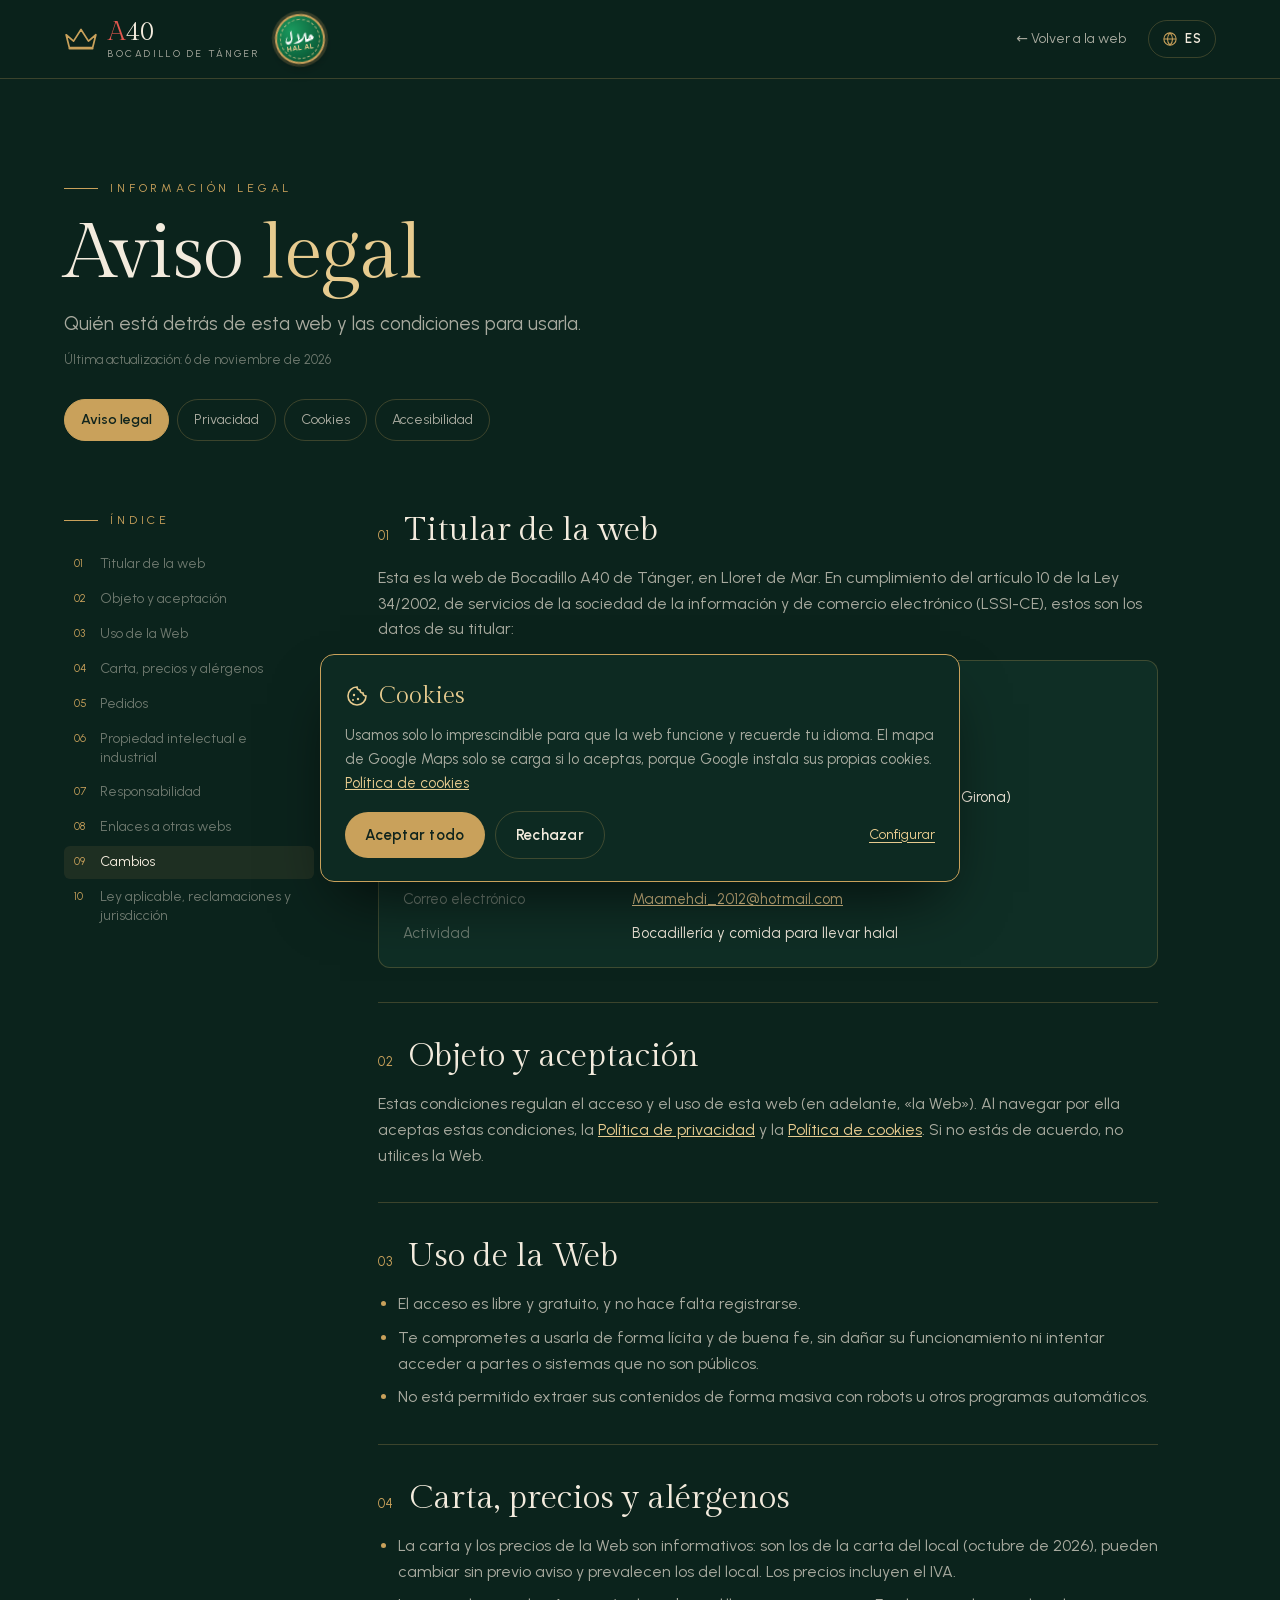
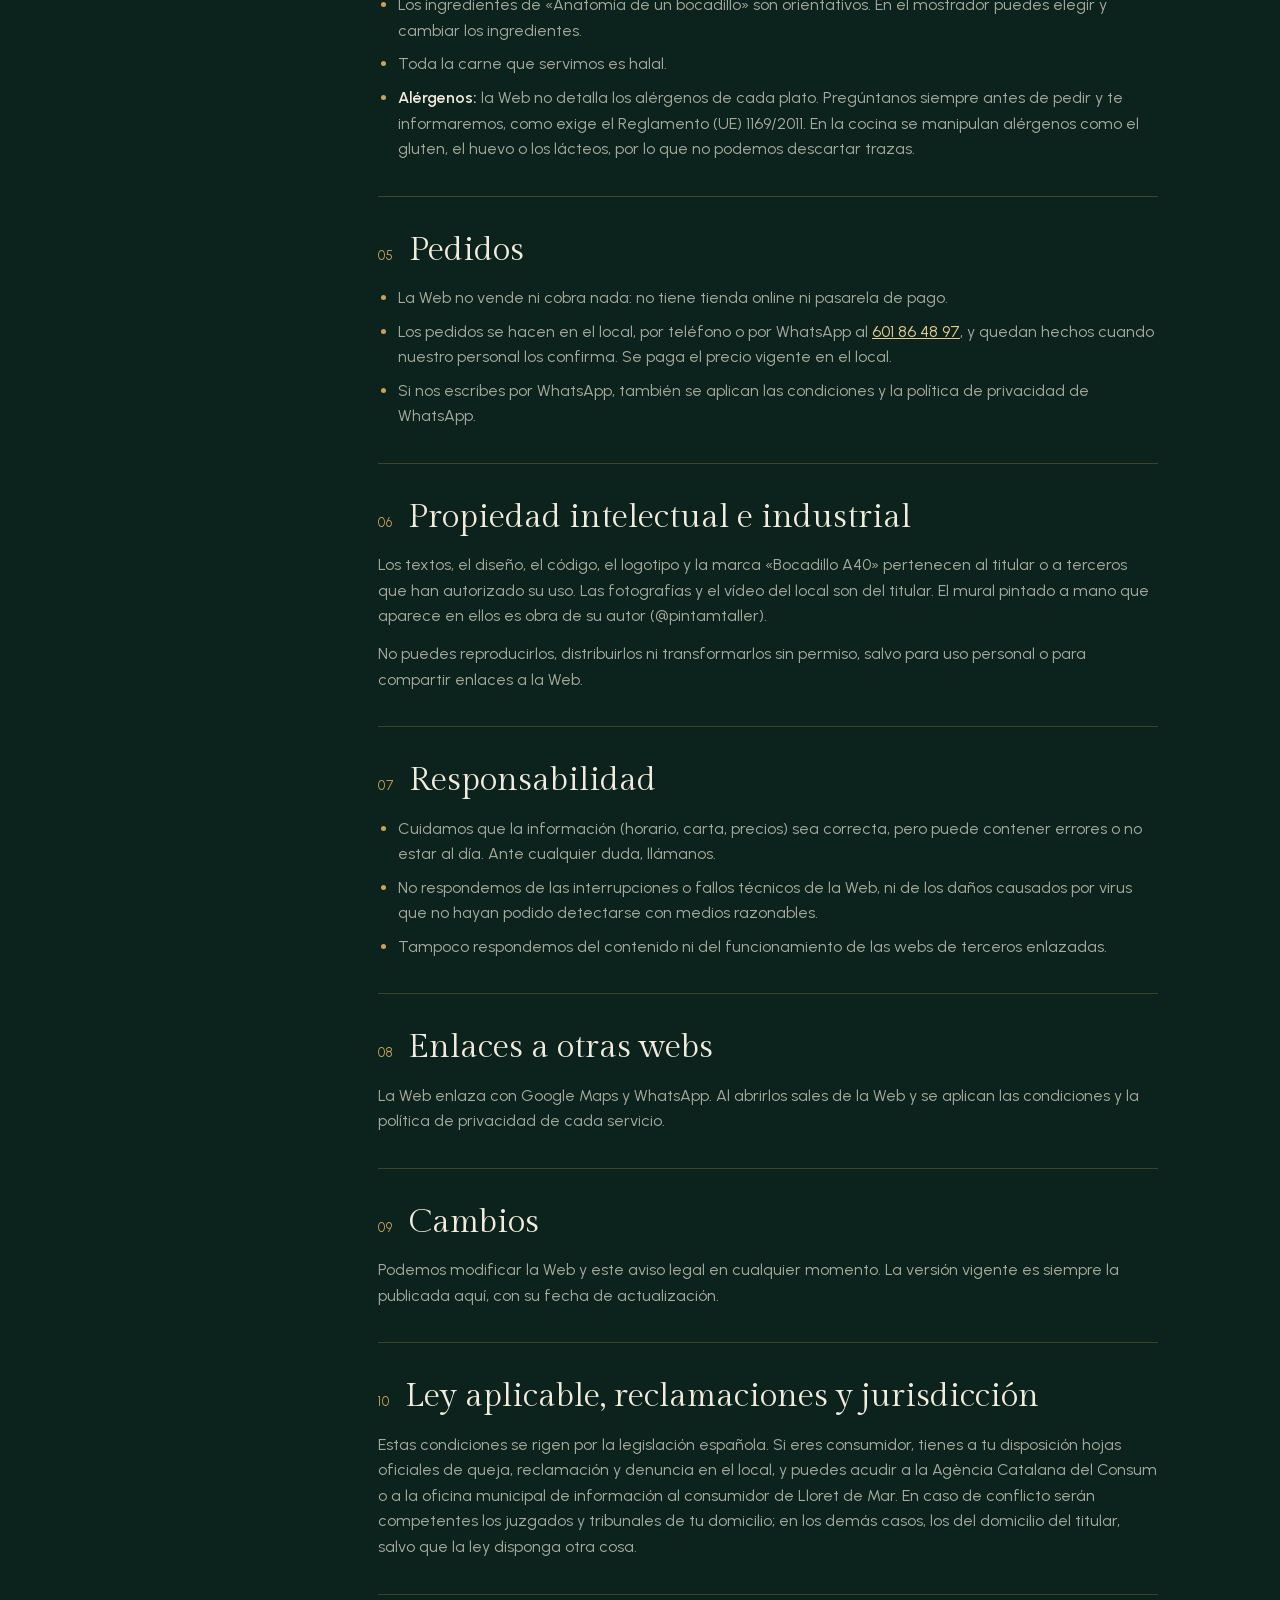
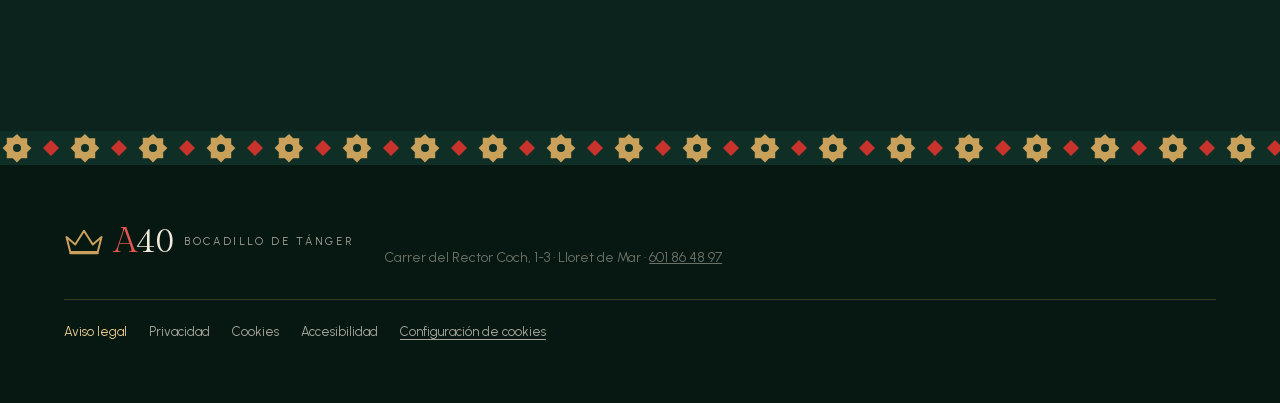
<file: aviso-legal/index.html>
<!doctype html>
<html lang="es">
<head>
<meta charset="utf-8">
<meta name="viewport" content="width=device-width, initial-scale=1, viewport-fit=cover">
<title>Aviso legal · Bocadillo A40 de Tánger</title>
<meta name="description" content="Quién está detrás de esta web y las condiciones para usarla. Bocadillo A40 de Tánger, Lloret de Mar.">
<link rel="canonical" href="https://francybio.github.io/bocadillo-a40-lloret/aviso-legal/">
<meta name="theme-color" content="#0B231C">
<link rel="icon" href="data:image/svg+xml,%3Csvg xmlns='http://www.w3.org/2000/svg' viewBox='0 0 64 64'%3E%3Cpath d='M32 2l8.8 8.8H53.2v12.4L62 32l-8.8 8.8v12.4H40.8L32 62l-8.8-8.8H10.8V40.8L2 32l8.8-8.8V10.8h12.4z' fill='%230F4A3A' stroke='%23C9A15B' stroke-width='3'/%3E%3Ctext x='32' y='41' font-family='Georgia,serif' font-size='24' fill='%23F3EBDD' text-anchor='middle'%3EA%3C/text%3E%3C/svg%3E">
<link rel="stylesheet" href="../assets/fonts/fonts.css">
<link rel="stylesheet" href="../style.css">
</head>
<body class="legal-page" data-doc="aviso">

<svg width="0" height="0" style="position:absolute" aria-hidden="true">
  <defs>
    <symbol id="crown" viewBox="0 0 64 44"><path d="M4 14l14 12L32 4l14 22 14-12-6 24H10z" fill="none" stroke="currentColor" stroke-width="3.2" stroke-linejoin="round"/><path d="M10 40h44" stroke="currentColor" stroke-width="3.2" stroke-linecap="round"/></symbol>
    <symbol id="star8" viewBox="0 0 100 100"><path d="M50 0l14.6 14.6H85.4v20.8L100 50 85.4 64.6v20.8H64.6L50 100 35.4 85.4H14.6V64.6L0 50l14.6-14.6V14.6h20.8z"/></symbol>
  </defs>
</svg>

<header class="lnav">
  <a class="logo" href="../" aria-label="Bocadillo A40 de Tánger">
    <svg class="logo__crown" aria-hidden="true"><use href="#crown"/></svg>
    <span class="logo__txt"><b><i>A</i>40</b><small>Bocadillo de Tánger</small></span>
    <span class="halal" role="img" aria-label="Halal 100 %" title="Halal 100 %"><b lang="ar">حلال</b><small>HALAL</small></span>
  </a>
  <a class="lnav__back" href="../"><span aria-hidden="true">←</span> <span data-t="lg.back">Volver a la web</span></a>
  <div class="lang" data-lang></div>
</header>

<main class="legal">
  <div class="legal__head">
    <p class="kicker" data-t="lg.nav">Información legal</p>
    <h1 class="h2 legal__title">Aviso <em>legal</em></h1>
    <p class="legal__lead">Quién está detrás de esta web y las condiciones para usarla.</p>
    <p class="legal__meta">Última actualización: 6 de noviembre de 2026</p>
    <p class="legal__note" lang="ar-MA" dir="rtl" hidden></p>
    <nav class="legal__tabs" data-ta="aria-label:lg.docs" aria-label="Documentos legales">
      <a href="../aviso-legal/" data-t="lg.aviso" aria-current="page">Aviso legal</a>
      <a href="../privacidad/" data-t="lg.priv">Privacidad</a>
      <a href="../cookies/" data-t="lg.cookies">Cookies</a>
      <a href="../accesibilidad/" data-t="lg.a11y">Accesibilidad</a>
    </nav>
  </div>
  <div class="legal__body">
    <aside class="legal__toc" data-ta="aria-label:lg.toc" aria-label="Índice">
      <p class="kicker" data-t="lg.toc">Índice</p>
      <ol><li><a href="#s1">Titular de la web</a></li><li><a href="#s2">Objeto y aceptación</a></li><li><a href="#s3">Uso de la Web</a></li><li><a href="#s4">Carta, precios y alérgenos</a></li><li><a href="#s5">Pedidos</a></li><li><a href="#s6">Propiedad intelectual e industrial</a></li><li><a href="#s7">Responsabilidad</a></li><li><a href="#s8">Enlaces a otras webs</a></li><li><a href="#s9">Cambios</a></li><li><a href="#s10">Ley aplicable, reclamaciones y jurisdicción</a></li></ol>
    </aside>
    <article class="legal__doc"><section id="s1"><h2><span class="n">01</span>Titular de la web</h2><p>Esta es la web de Bocadillo A40 de Tánger, en Lloret de Mar. En cumplimiento del artículo 10 de la Ley 34/2002, de servicios de la sociedad de la información y de comercio electrónico (LSSI-CE), estos son los datos de su titular:</p><dl class="legal__card"><dt>Titular (nombre o razón social)</dt><dd>Lolita Fashion SLU</dd><dt>Nombre comercial</dt><dd>Bocadillo A40 de Tánger</dd><dt>NIF</dt><dd>B70839071</dd><dt>Domicilio</dt><dd>Carrer del Rector Coch, 1-3 · 17310 Lloret de Mar (Girona)</dd><dt>Pedidos y WhatsApp</dt><dd><a href="tel:+34601864897" dir="ltr">+34 601 86 48 97</a> · <a href="https://wa.me/34601864897" target="_blank" rel="noopener">WhatsApp</a></dd><dt>Teléfono del local</dt><dd><a href="tel:+34631878422" dir="ltr">+34 631 87 84 22</a></dd><dt>Correo electrónico</dt><dd><a href="mailto:Maamehdi_2012@hotmail.com">Maamehdi_2012@hotmail.com</a></dd><dt>Actividad</dt><dd>Bocadillería y comida para llevar halal</dd></dl></section><section id="s2"><h2><span class="n">02</span>Objeto y aceptación</h2><p>Estas condiciones regulan el acceso y el uso de esta web (en adelante, «la Web»). Al navegar por ella aceptas estas condiciones, la <a href="../privacidad/">Política de privacidad</a> y la <a href="../cookies/">Política de cookies</a>. Si no estás de acuerdo, no utilices la Web.</p></section><section id="s3"><h2><span class="n">03</span>Uso de la Web</h2><ul><li>El acceso es libre y gratuito, y no hace falta registrarse.</li><li>Te comprometes a usarla de forma lícita y de buena fe, sin dañar su funcionamiento ni intentar acceder a partes o sistemas que no son públicos.</li><li>No está permitido extraer sus contenidos de forma masiva con robots u otros programas automáticos.</li></ul></section><section id="s4"><h2><span class="n">04</span>Carta, precios y alérgenos</h2><ul><li>La carta y los precios de la Web son informativos: son los de la carta del local (octubre de 2026), pueden cambiar sin previo aviso y prevalecen los del local. Los precios incluyen el IVA.</li><li>Los ingredientes de «Anatomía de un bocadillo» son orientativos. En el mostrador puedes elegir y cambiar los ingredientes.</li><li>Toda la carne que servimos es halal.</li><li><strong>Alérgenos:</strong> la Web no detalla los alérgenos de cada plato. Pregúntanos siempre antes de pedir y te informaremos, como exige el Reglamento (UE) 1169/2011. En la cocina se manipulan alérgenos como el gluten, el huevo o los lácteos, por lo que no podemos descartar trazas.</li></ul></section><section id="s5"><h2><span class="n">05</span>Pedidos</h2><ul><li>La Web no vende ni cobra nada: no tiene tienda online ni pasarela de pago.</li><li>Los pedidos se hacen en el local, por teléfono o por WhatsApp al <a href="https://wa.me/34601864897" target="_blank" rel="noopener">601 86 48 97</a>, y quedan hechos cuando nuestro personal los confirma. Se paga el precio vigente en el local.</li><li>Si nos escribes por WhatsApp, también se aplican las condiciones y la política de privacidad de WhatsApp.</li></ul></section><section id="s6"><h2><span class="n">06</span>Propiedad intelectual e industrial</h2><p>Los textos, el diseño, el código, el logotipo y la marca «Bocadillo A40» pertenecen al titular o a terceros que han autorizado su uso. Las fotografías y el vídeo del local son del titular. El mural pintado a mano que aparece en ellos es obra de su autor (@pintamtaller).</p><p>No puedes reproducirlos, distribuirlos ni transformarlos sin permiso, salvo para uso personal o para compartir enlaces a la Web.</p></section><section id="s7"><h2><span class="n">07</span>Responsabilidad</h2><ul><li>Cuidamos que la información (horario, carta, precios) sea correcta, pero puede contener errores o no estar al día. Ante cualquier duda, llámanos.</li><li>No respondemos de las interrupciones o fallos técnicos de la Web, ni de los daños causados por virus que no hayan podido detectarse con medios razonables.</li><li>Tampoco respondemos del contenido ni del funcionamiento de las webs de terceros enlazadas.</li></ul></section><section id="s8"><h2><span class="n">08</span>Enlaces a otras webs</h2><p>La Web enlaza con Google Maps y WhatsApp. Al abrirlos sales de la Web y se aplican las condiciones y la política de privacidad de cada servicio.</p></section><section id="s9"><h2><span class="n">09</span>Cambios</h2><p>Podemos modificar la Web y este aviso legal en cualquier momento. La versión vigente es siempre la publicada aquí, con su fecha de actualización.</p></section><section id="s10"><h2><span class="n">10</span>Ley aplicable, reclamaciones y jurisdicción</h2><p>Estas condiciones se rigen por la legislación española. Si eres consumidor, tienes a tu disposición hojas oficiales de queja, reclamación y denuncia en el local, y puedes acudir a la Agència Catalana del Consum o a la oficina municipal de información al consumidor de Lloret de Mar. En caso de conflicto serán competentes los juzgados y tribunales de tu domicilio; en los demás casos, los del domicilio del titular, salvo que la ley disponga otra cosa.</p></section></article>
  </div>
</main>

<footer class="foot">
  <div class="foot__band" aria-hidden="true"></div>
  <div class="foot__in foot__in--legal">
    <p class="foot__logo"><svg aria-hidden="true"><use href="#crown"/></svg><b><i>A</i>40</b> <span>Bocadillo de Tánger</span></p>
    <p>Carrer del Rector Coch, 1-3 · Lloret de Mar · <a href="https://wa.me/34601864897" target="_blank" rel="noopener" dir="ltr">601 86 48 97</a></p>
    <nav class="foot__legal" data-ta="aria-label:lg.nav" aria-label="Información legal">
      <a href="../aviso-legal/" data-t="lg.aviso" aria-current="page">Aviso legal</a>
      <a href="../privacidad/" data-t="lg.priv">Privacidad</a>
      <a href="../cookies/" data-t="lg.cookies">Cookies</a>
      <a href="../accesibilidad/" data-t="lg.a11y">Accesibilidad</a>
      <button type="button" data-cookie-settings data-t="lg.settings">Configuración de cookies</button>
    </nav>
  </div>
</footer>

<script src="../datos.js"></script>
<script src="../cookies.js" data-root="../"></script>
<script src="../legal-textos.js"></script>
<script src="../legal.js"></script>
</body>
</html>
</file>
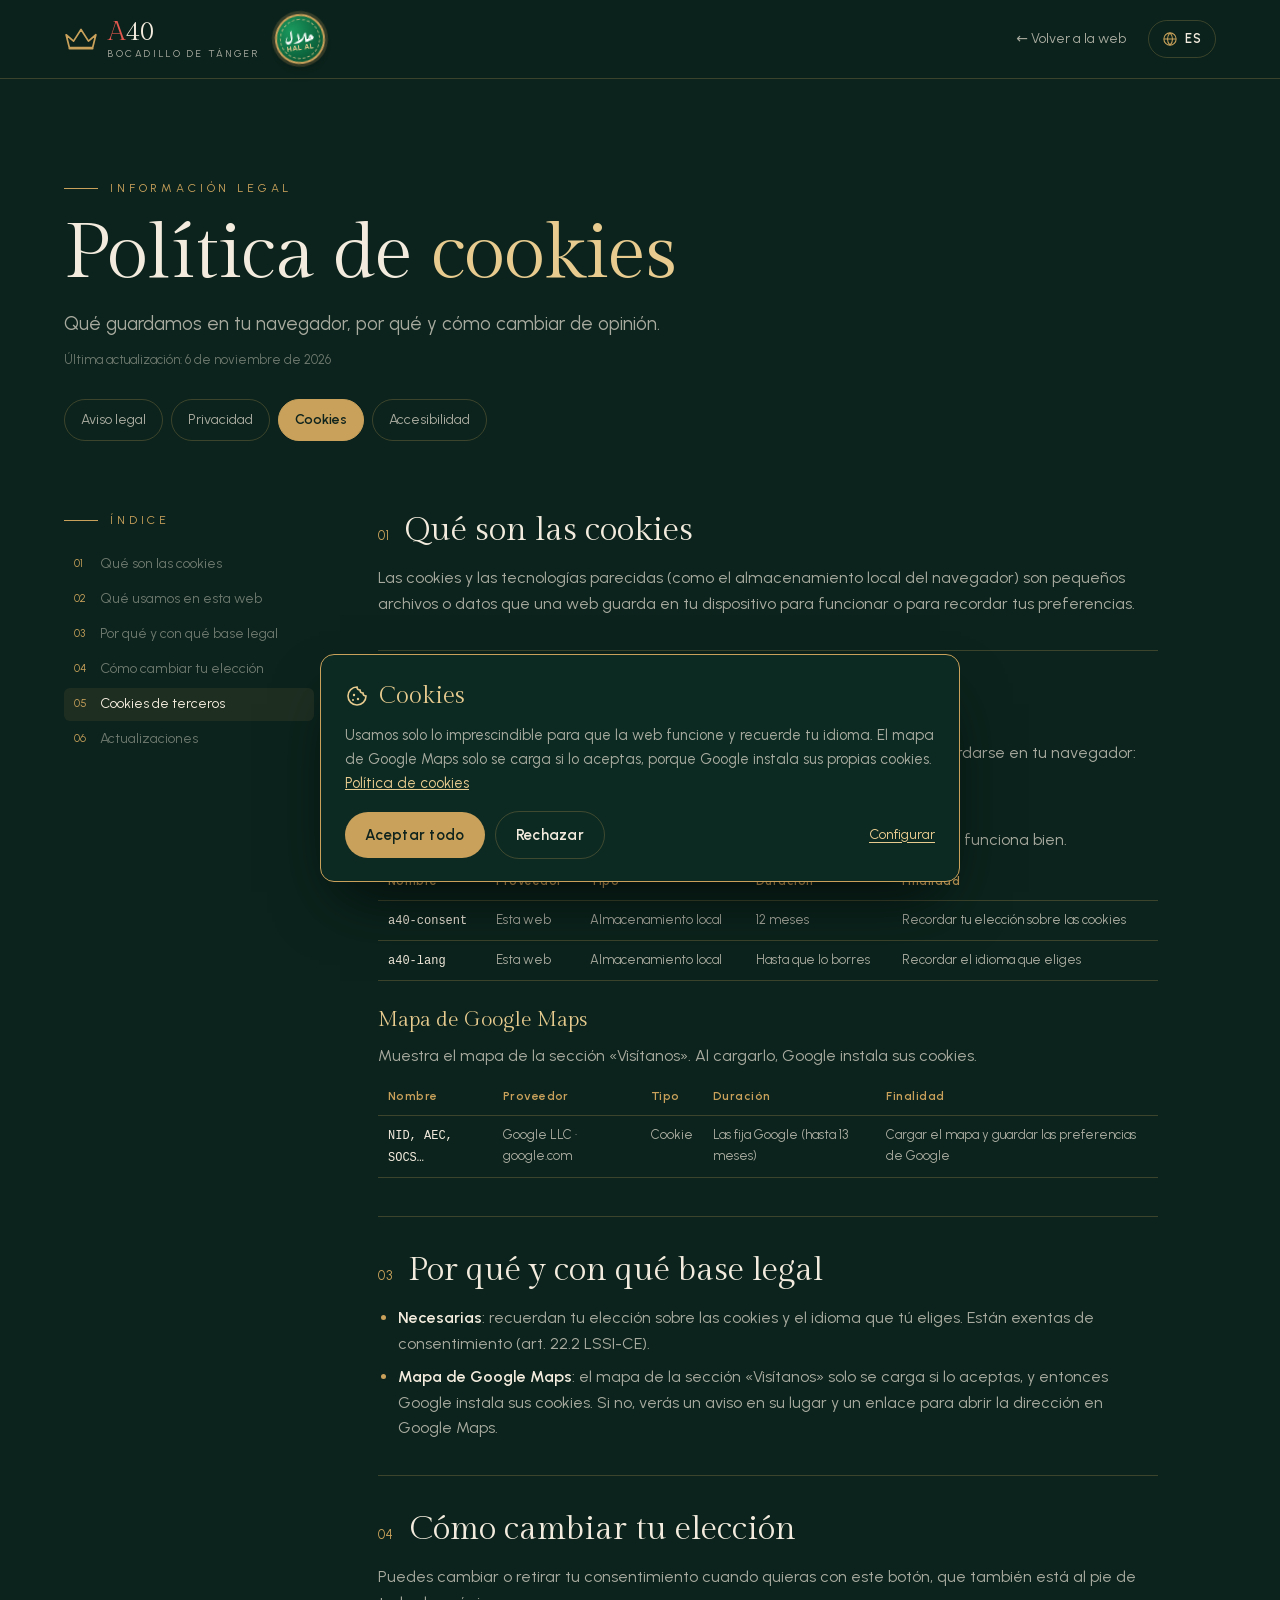
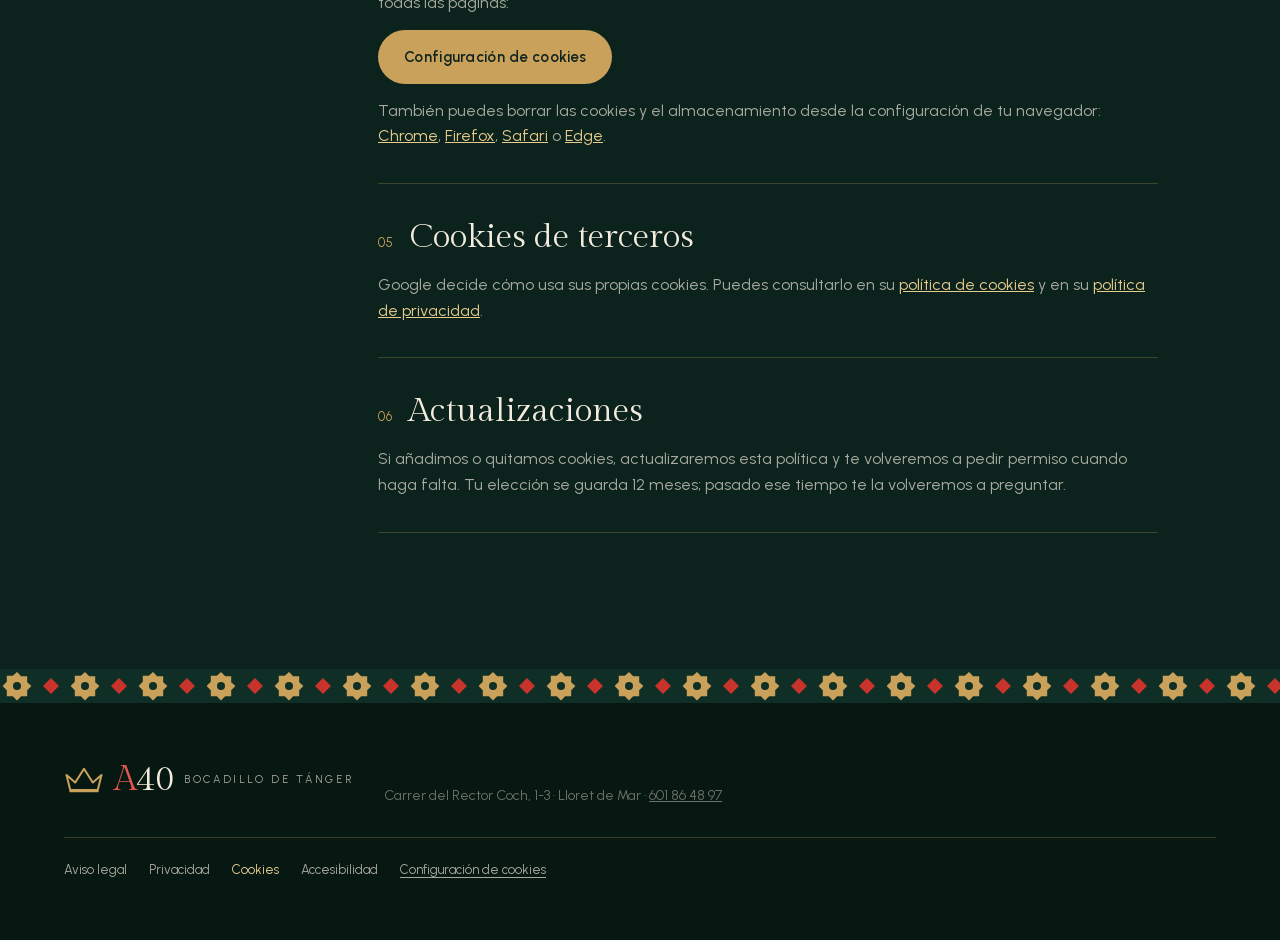
<file: cookies/index.html>
<!doctype html>
<html lang="es">
<head>
<meta charset="utf-8">
<meta name="viewport" content="width=device-width, initial-scale=1, viewport-fit=cover">
<title>Política de cookies · Bocadillo A40 de Tánger</title>
<meta name="description" content="Qué guardamos en tu navegador, por qué y cómo cambiar de opinión. Bocadillo A40 de Tánger, Lloret de Mar.">
<link rel="canonical" href="https://francybio.github.io/bocadillo-a40-lloret/cookies/">
<meta name="theme-color" content="#0B231C">
<link rel="icon" href="data:image/svg+xml,%3Csvg xmlns='http://www.w3.org/2000/svg' viewBox='0 0 64 64'%3E%3Cpath d='M32 2l8.8 8.8H53.2v12.4L62 32l-8.8 8.8v12.4H40.8L32 62l-8.8-8.8H10.8V40.8L2 32l8.8-8.8V10.8h12.4z' fill='%230F4A3A' stroke='%23C9A15B' stroke-width='3'/%3E%3Ctext x='32' y='41' font-family='Georgia,serif' font-size='24' fill='%23F3EBDD' text-anchor='middle'%3EA%3C/text%3E%3C/svg%3E">
<link rel="stylesheet" href="../assets/fonts/fonts.css">
<link rel="stylesheet" href="../style.css">
</head>
<body class="legal-page" data-doc="cookies">

<svg width="0" height="0" style="position:absolute" aria-hidden="true">
  <defs>
    <symbol id="crown" viewBox="0 0 64 44"><path d="M4 14l14 12L32 4l14 22 14-12-6 24H10z" fill="none" stroke="currentColor" stroke-width="3.2" stroke-linejoin="round"/><path d="M10 40h44" stroke="currentColor" stroke-width="3.2" stroke-linecap="round"/></symbol>
    <symbol id="star8" viewBox="0 0 100 100"><path d="M50 0l14.6 14.6H85.4v20.8L100 50 85.4 64.6v20.8H64.6L50 100 35.4 85.4H14.6V64.6L0 50l14.6-14.6V14.6h20.8z"/></symbol>
  </defs>
</svg>

<header class="lnav">
  <a class="logo" href="../" aria-label="Bocadillo A40 de Tánger">
    <svg class="logo__crown" aria-hidden="true"><use href="#crown"/></svg>
    <span class="logo__txt"><b><i>A</i>40</b><small>Bocadillo de Tánger</small></span>
    <span class="halal" role="img" aria-label="Halal 100 %" title="Halal 100 %"><b lang="ar">حلال</b><small>HALAL</small></span>
  </a>
  <a class="lnav__back" href="../"><span aria-hidden="true">←</span> <span data-t="lg.back">Volver a la web</span></a>
  <div class="lang" data-lang></div>
</header>

<main class="legal">
  <div class="legal__head">
    <p class="kicker" data-t="lg.nav">Información legal</p>
    <h1 class="h2 legal__title">Política de <em>cookies</em></h1>
    <p class="legal__lead">Qué guardamos en tu navegador, por qué y cómo cambiar de opinión.</p>
    <p class="legal__meta">Última actualización: 6 de noviembre de 2026</p>
    <p class="legal__note" lang="ar-MA" dir="rtl" hidden></p>
    <nav class="legal__tabs" data-ta="aria-label:lg.docs" aria-label="Documentos legales">
      <a href="../aviso-legal/" data-t="lg.aviso">Aviso legal</a>
      <a href="../privacidad/" data-t="lg.priv">Privacidad</a>
      <a href="../cookies/" data-t="lg.cookies" aria-current="page">Cookies</a>
      <a href="../accesibilidad/" data-t="lg.a11y">Accesibilidad</a>
    </nav>
  </div>
  <div class="legal__body">
    <aside class="legal__toc" data-ta="aria-label:lg.toc" aria-label="Índice">
      <p class="kicker" data-t="lg.toc">Índice</p>
      <ol><li><a href="#s1">Qué son las cookies</a></li><li><a href="#s2">Qué usamos en esta web</a></li><li><a href="#s3">Por qué y con qué base legal</a></li><li><a href="#s4">Cómo cambiar tu elección</a></li><li><a href="#s5">Cookies de terceros</a></li><li><a href="#s6">Actualizaciones</a></li></ol>
    </aside>
    <article class="legal__doc"><section id="s1"><h2><span class="n">01</span>Qué son las cookies</h2><p>Las cookies y las tecnologías parecidas (como el almacenamiento local del navegador) son pequeños archivos o datos que una web guarda en tu dispositivo para funcionar o para recordar tus preferencias.</p></section><section id="s2"><h2><span class="n">02</span>Qué usamos en esta web</h2><p>No usamos cookies de analítica ni de publicidad. Esto es todo lo que puede guardarse en tu navegador:</p><div data-cookie-table><h3>Necesarias</h3><p>Guardan tu elección sobre las cookies y el idioma que eliges. Sin ellas la web no funciona bien.</p><div class="ck-table"><table><thead><tr><th>Nombre</th><th>Proveedor</th><th>Tipo</th><th>Duración</th><th>Finalidad</th></tr></thead><tbody><tr><td><code dir="ltr">a40-consent</code></td><td>Esta web</td><td>Almacenamiento local</td><td>12 meses</td><td>Recordar tu elección sobre las cookies</td></tr><tr><td><code dir="ltr">a40-lang</code></td><td>Esta web</td><td>Almacenamiento local</td><td>Hasta que lo borres</td><td>Recordar el idioma que eliges</td></tr></tbody></table></div><h3>Mapa de Google Maps</h3><p>Muestra el mapa de la sección «Visítanos». Al cargarlo, Google instala sus cookies.</p><div class="ck-table"><table><thead><tr><th>Nombre</th><th>Proveedor</th><th>Tipo</th><th>Duración</th><th>Finalidad</th></tr></thead><tbody><tr><td><code dir="ltr">NID, AEC, SOCS…</code></td><td>Google LLC · google.com</td><td>Cookie</td><td>Las fija Google (hasta 13 meses)</td><td>Cargar el mapa y guardar las preferencias de Google</td></tr></tbody></table></div></div></section><section id="s3"><h2><span class="n">03</span>Por qué y con qué base legal</h2><ul><li><strong>Necesarias</strong>: recuerdan tu elección sobre las cookies y el idioma que tú eliges. Están exentas de consentimiento (art. 22.2 LSSI-CE).</li><li><strong>Mapa de Google Maps</strong>: el mapa de la sección «Visítanos» solo se carga si lo aceptas, y entonces Google instala sus cookies. Si no, verás un aviso en su lugar y un enlace para abrir la dirección en Google Maps.</li></ul></section><section id="s4"><h2><span class="n">04</span>Cómo cambiar tu elección</h2><p>Puedes cambiar o retirar tu consentimiento cuando quieras con este botón, que también está al pie de todas las páginas:</p><button type="button" class="btn btn--gold" data-cookie-settings>Configuración de cookies</button><p>También puedes borrar las cookies y el almacenamiento desde la configuración de tu navegador: <a href="https://support.google.com/chrome/answer/95647" target="_blank" rel="noopener">Chrome</a>, <a href="https://support.mozilla.org/kb/clear-cookies-and-site-data-firefox" target="_blank" rel="noopener">Firefox</a>, <a href="https://support.apple.com/guide/safari/sfri11471/mac" target="_blank" rel="noopener">Safari</a> o <a href="https://support.microsoft.com/microsoft-edge" target="_blank" rel="noopener">Edge</a>.</p></section><section id="s5"><h2><span class="n">05</span>Cookies de terceros</h2><p>Google decide cómo usa sus propias cookies. Puedes consultarlo en su <a href="https://policies.google.com/technologies/cookies" target="_blank" rel="noopener">política de cookies</a> y en su <a href="https://policies.google.com/privacy" target="_blank" rel="noopener">política de privacidad</a>.</p></section><section id="s6"><h2><span class="n">06</span>Actualizaciones</h2><p>Si añadimos o quitamos cookies, actualizaremos esta política y te volveremos a pedir permiso cuando haga falta. Tu elección se guarda 12 meses; pasado ese tiempo te la volveremos a preguntar.</p></section></article>
  </div>
</main>

<footer class="foot">
  <div class="foot__band" aria-hidden="true"></div>
  <div class="foot__in foot__in--legal">
    <p class="foot__logo"><svg aria-hidden="true"><use href="#crown"/></svg><b><i>A</i>40</b> <span>Bocadillo de Tánger</span></p>
    <p>Carrer del Rector Coch, 1-3 · Lloret de Mar · <a href="https://wa.me/34601864897" target="_blank" rel="noopener" dir="ltr">601 86 48 97</a></p>
    <nav class="foot__legal" data-ta="aria-label:lg.nav" aria-label="Información legal">
      <a href="../aviso-legal/" data-t="lg.aviso">Aviso legal</a>
      <a href="../privacidad/" data-t="lg.priv">Privacidad</a>
      <a href="../cookies/" data-t="lg.cookies" aria-current="page">Cookies</a>
      <a href="../accesibilidad/" data-t="lg.a11y">Accesibilidad</a>
      <button type="button" data-cookie-settings data-t="lg.settings">Configuración de cookies</button>
    </nav>
  </div>
</footer>

<script src="../datos.js"></script>
<script src="../cookies.js" data-root="../"></script>
<script src="../legal-textos.js"></script>
<script src="../legal.js"></script>
</body>
</html>
</file>
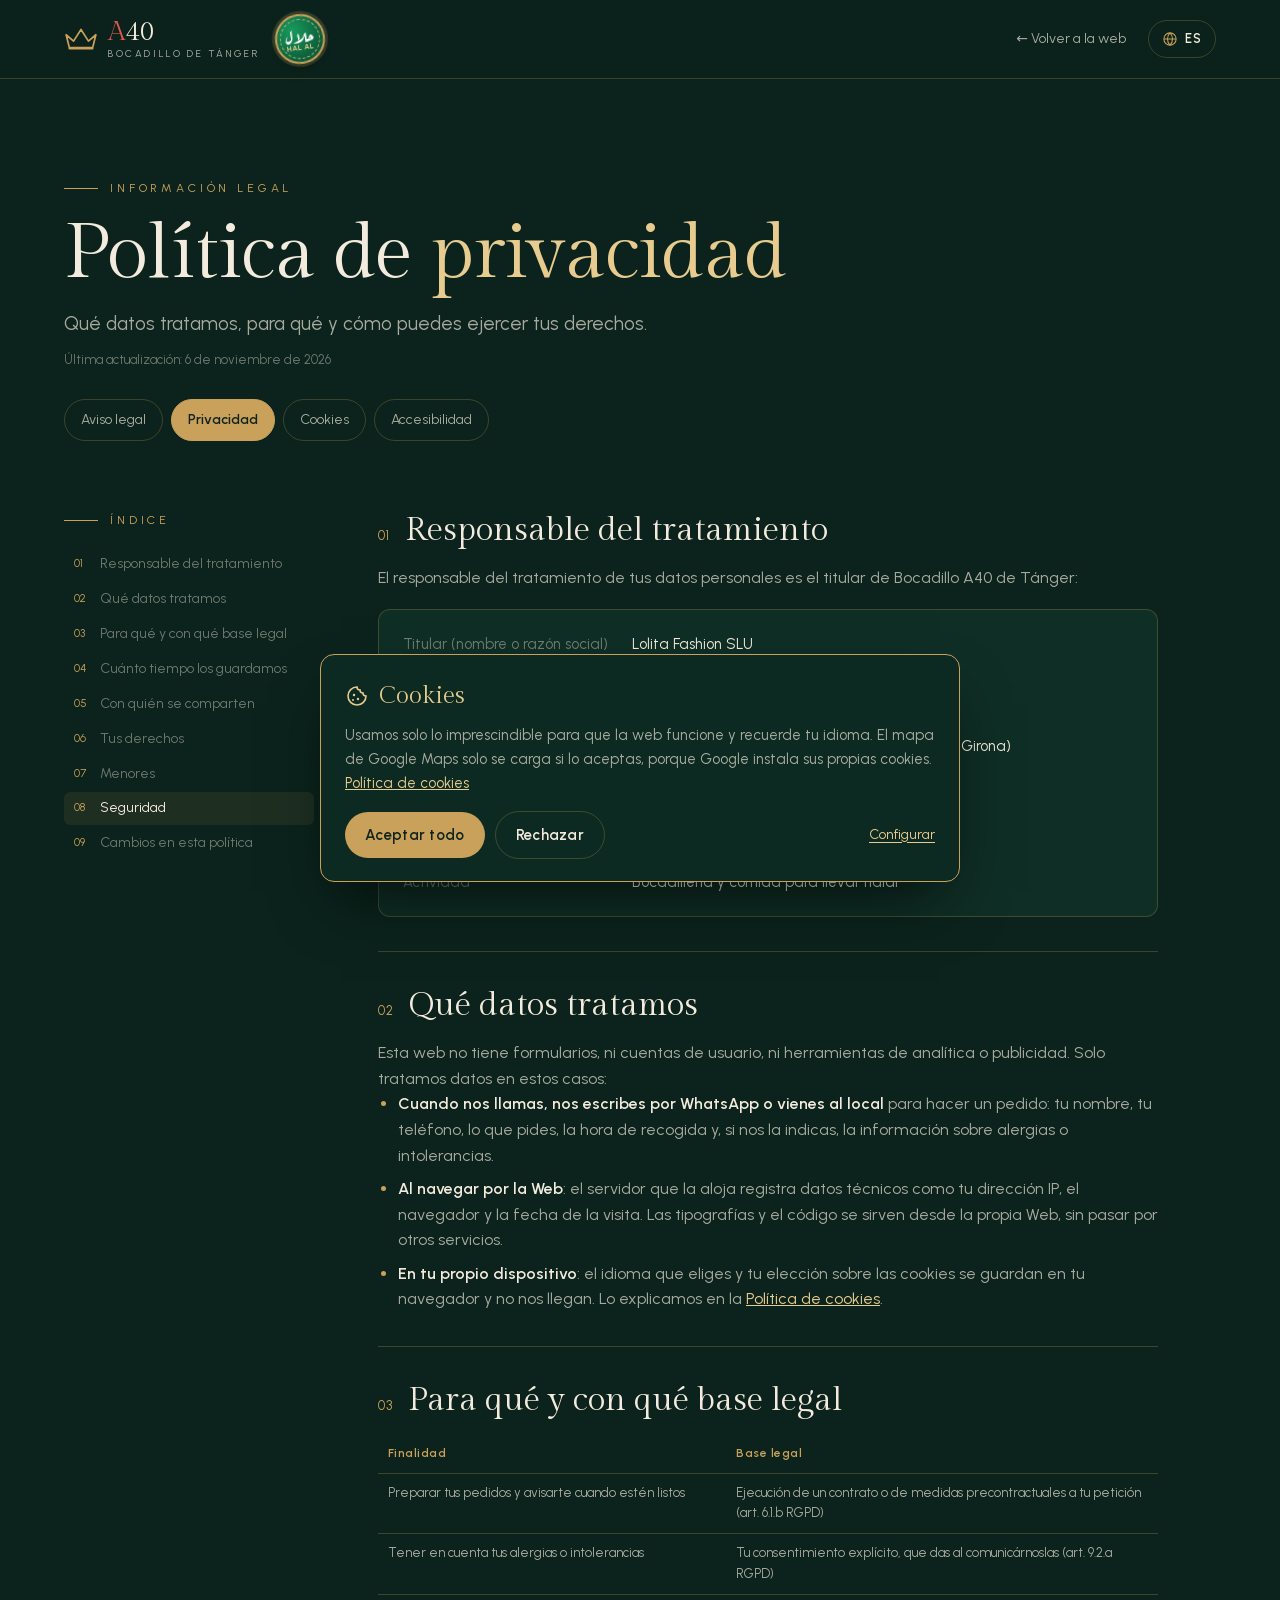
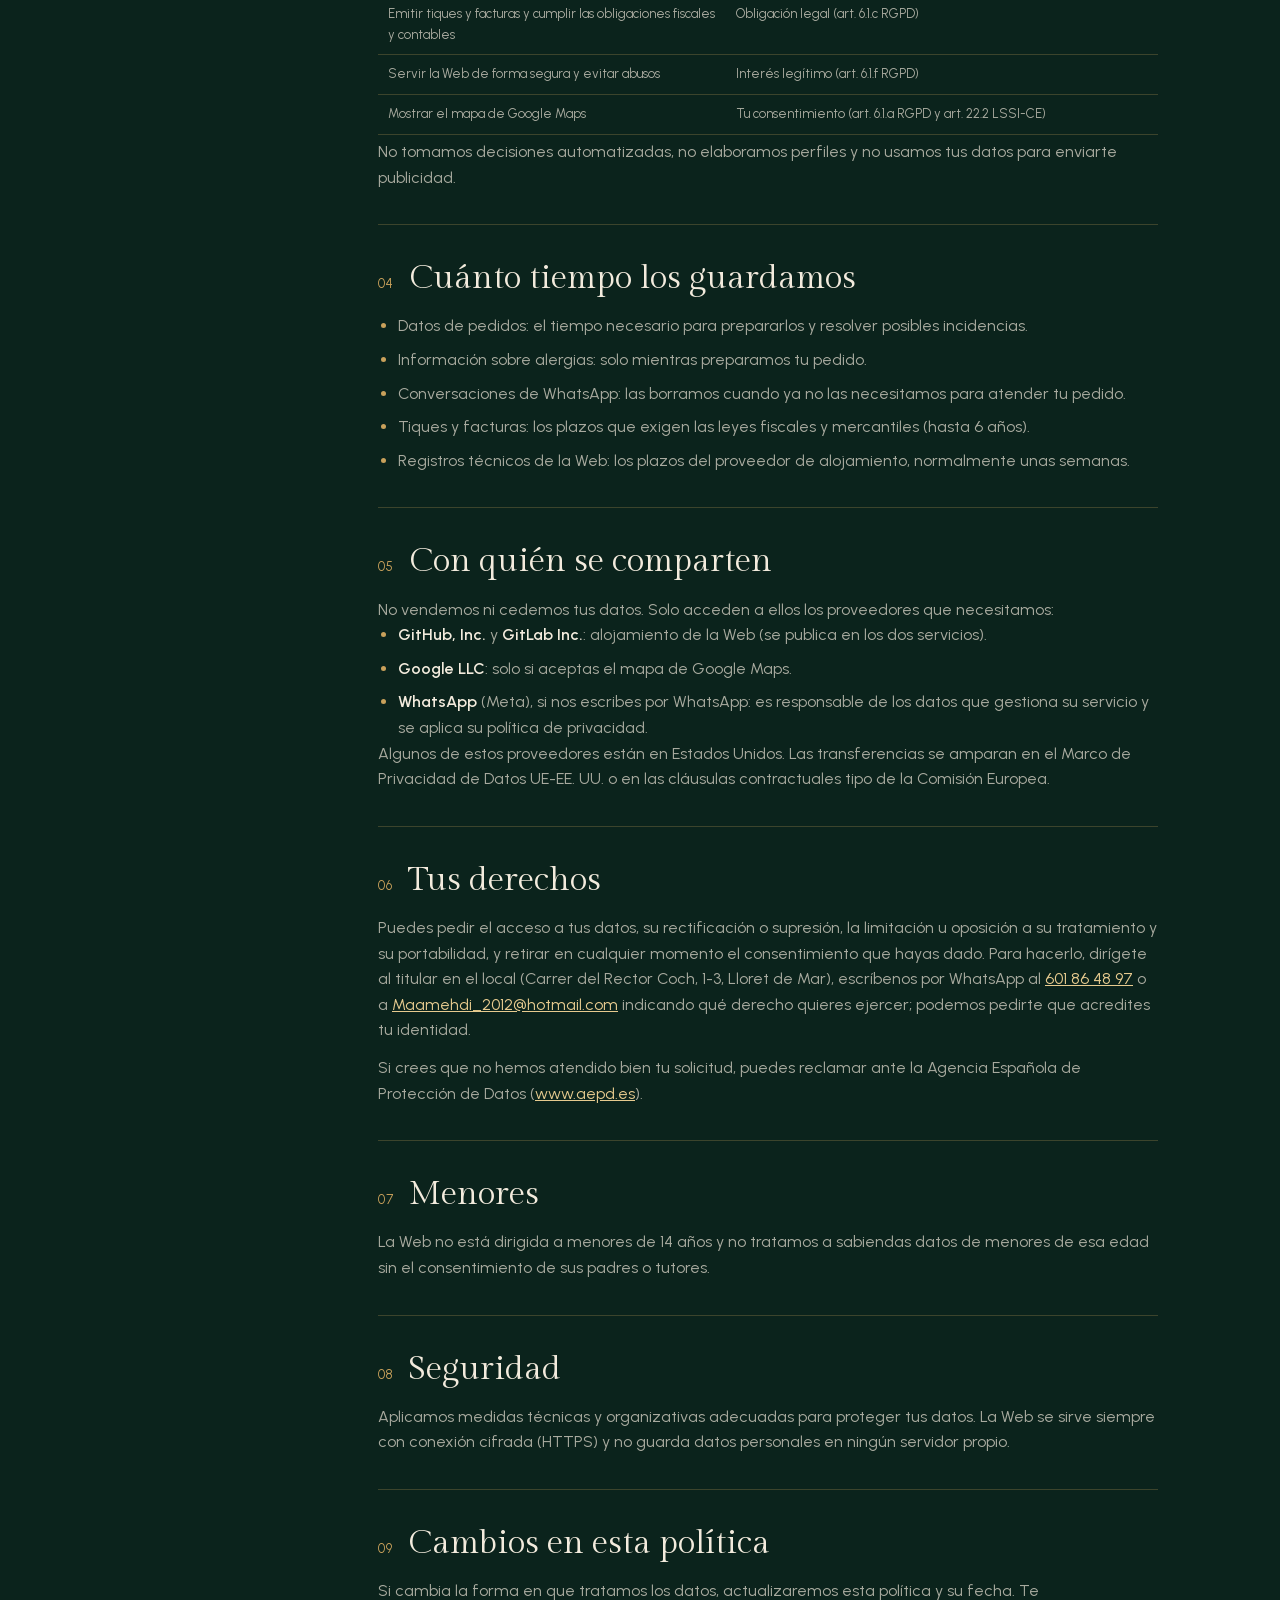
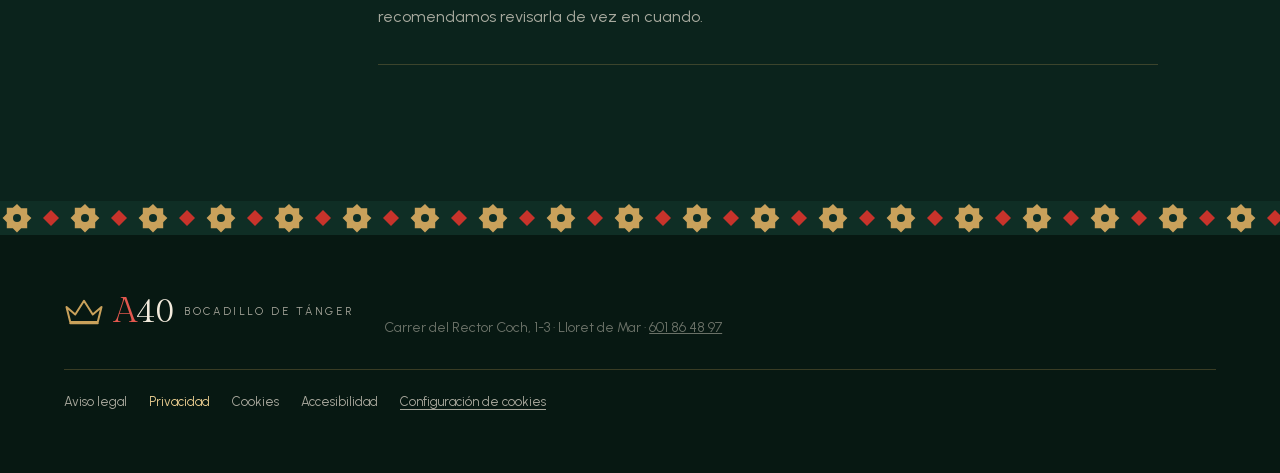
<file: privacidad/index.html>
<!doctype html>
<html lang="es">
<head>
<meta charset="utf-8">
<meta name="viewport" content="width=device-width, initial-scale=1, viewport-fit=cover">
<title>Política de privacidad · Bocadillo A40 de Tánger</title>
<meta name="description" content="Qué datos tratamos, para qué y cómo puedes ejercer tus derechos. Bocadillo A40 de Tánger, Lloret de Mar.">
<link rel="canonical" href="https://francybio.github.io/bocadillo-a40-lloret/privacidad/">
<meta name="theme-color" content="#0B231C">
<link rel="icon" href="data:image/svg+xml,%3Csvg xmlns='http://www.w3.org/2000/svg' viewBox='0 0 64 64'%3E%3Cpath d='M32 2l8.8 8.8H53.2v12.4L62 32l-8.8 8.8v12.4H40.8L32 62l-8.8-8.8H10.8V40.8L2 32l8.8-8.8V10.8h12.4z' fill='%230F4A3A' stroke='%23C9A15B' stroke-width='3'/%3E%3Ctext x='32' y='41' font-family='Georgia,serif' font-size='24' fill='%23F3EBDD' text-anchor='middle'%3EA%3C/text%3E%3C/svg%3E">
<link rel="stylesheet" href="../assets/fonts/fonts.css">
<link rel="stylesheet" href="../style.css">
</head>
<body class="legal-page" data-doc="privacidad">

<svg width="0" height="0" style="position:absolute" aria-hidden="true">
  <defs>
    <symbol id="crown" viewBox="0 0 64 44"><path d="M4 14l14 12L32 4l14 22 14-12-6 24H10z" fill="none" stroke="currentColor" stroke-width="3.2" stroke-linejoin="round"/><path d="M10 40h44" stroke="currentColor" stroke-width="3.2" stroke-linecap="round"/></symbol>
    <symbol id="star8" viewBox="0 0 100 100"><path d="M50 0l14.6 14.6H85.4v20.8L100 50 85.4 64.6v20.8H64.6L50 100 35.4 85.4H14.6V64.6L0 50l14.6-14.6V14.6h20.8z"/></symbol>
  </defs>
</svg>

<header class="lnav">
  <a class="logo" href="../" aria-label="Bocadillo A40 de Tánger">
    <svg class="logo__crown" aria-hidden="true"><use href="#crown"/></svg>
    <span class="logo__txt"><b><i>A</i>40</b><small>Bocadillo de Tánger</small></span>
    <span class="halal" role="img" aria-label="Halal 100 %" title="Halal 100 %"><b lang="ar">حلال</b><small>HALAL</small></span>
  </a>
  <a class="lnav__back" href="../"><span aria-hidden="true">←</span> <span data-t="lg.back">Volver a la web</span></a>
  <div class="lang" data-lang></div>
</header>

<main class="legal">
  <div class="legal__head">
    <p class="kicker" data-t="lg.nav">Información legal</p>
    <h1 class="h2 legal__title">Política de <em>privacidad</em></h1>
    <p class="legal__lead">Qué datos tratamos, para qué y cómo puedes ejercer tus derechos.</p>
    <p class="legal__meta">Última actualización: 6 de noviembre de 2026</p>
    <p class="legal__note" lang="ar-MA" dir="rtl" hidden></p>
    <nav class="legal__tabs" data-ta="aria-label:lg.docs" aria-label="Documentos legales">
      <a href="../aviso-legal/" data-t="lg.aviso">Aviso legal</a>
      <a href="../privacidad/" data-t="lg.priv" aria-current="page">Privacidad</a>
      <a href="../cookies/" data-t="lg.cookies">Cookies</a>
      <a href="../accesibilidad/" data-t="lg.a11y">Accesibilidad</a>
    </nav>
  </div>
  <div class="legal__body">
    <aside class="legal__toc" data-ta="aria-label:lg.toc" aria-label="Índice">
      <p class="kicker" data-t="lg.toc">Índice</p>
      <ol><li><a href="#s1">Responsable del tratamiento</a></li><li><a href="#s2">Qué datos tratamos</a></li><li><a href="#s3">Para qué y con qué base legal</a></li><li><a href="#s4">Cuánto tiempo los guardamos</a></li><li><a href="#s5">Con quién se comparten</a></li><li><a href="#s6">Tus derechos</a></li><li><a href="#s7">Menores</a></li><li><a href="#s8">Seguridad</a></li><li><a href="#s9">Cambios en esta política</a></li></ol>
    </aside>
    <article class="legal__doc"><section id="s1"><h2><span class="n">01</span>Responsable del tratamiento</h2><p>El responsable del tratamiento de tus datos personales es el titular de Bocadillo A40 de Tánger:</p><dl class="legal__card"><dt>Titular (nombre o razón social)</dt><dd>Lolita Fashion SLU</dd><dt>Nombre comercial</dt><dd>Bocadillo A40 de Tánger</dd><dt>NIF</dt><dd>B70839071</dd><dt>Domicilio</dt><dd>Carrer del Rector Coch, 1-3 · 17310 Lloret de Mar (Girona)</dd><dt>Pedidos y WhatsApp</dt><dd><a href="tel:+34601864897" dir="ltr">+34 601 86 48 97</a> · <a href="https://wa.me/34601864897" target="_blank" rel="noopener">WhatsApp</a></dd><dt>Teléfono del local</dt><dd><a href="tel:+34631878422" dir="ltr">+34 631 87 84 22</a></dd><dt>Correo electrónico</dt><dd><a href="mailto:Maamehdi_2012@hotmail.com">Maamehdi_2012@hotmail.com</a></dd><dt>Actividad</dt><dd>Bocadillería y comida para llevar halal</dd></dl></section><section id="s2"><h2><span class="n">02</span>Qué datos tratamos</h2><p>Esta web no tiene formularios, ni cuentas de usuario, ni herramientas de analítica o publicidad. Solo tratamos datos en estos casos:</p><ul><li><strong>Cuando nos llamas, nos escribes por WhatsApp o vienes al local</strong> para hacer un pedido: tu nombre, tu teléfono, lo que pides, la hora de recogida y, si nos la indicas, la información sobre alergias o intolerancias.</li><li><strong>Al navegar por la Web</strong>: el servidor que la aloja registra datos técnicos como tu dirección IP, el navegador y la fecha de la visita. Las tipografías y el código se sirven desde la propia Web, sin pasar por otros servicios.</li><li><strong>En tu propio dispositivo</strong>: el idioma que eliges y tu elección sobre las cookies se guardan en tu navegador y no nos llegan. Lo explicamos en la <a href="../cookies/">Política de cookies</a>.</li></ul></section><section id="s3"><h2><span class="n">03</span>Para qué y con qué base legal</h2><div class="ck-table"><table><thead><tr><th>Finalidad</th><th>Base legal</th></tr></thead><tbody><tr><td>Preparar tus pedidos y avisarte cuando estén listos</td><td>Ejecución de un contrato o de medidas precontractuales a tu petición (art. 6.1.b RGPD)</td></tr><tr><td>Tener en cuenta tus alergias o intolerancias</td><td>Tu consentimiento explícito, que das al comunicárnoslas (art. 9.2.a RGPD)</td></tr><tr><td>Emitir tiques y facturas y cumplir las obligaciones fiscales y contables</td><td>Obligación legal (art. 6.1.c RGPD)</td></tr><tr><td>Servir la Web de forma segura y evitar abusos</td><td>Interés legítimo (art. 6.1.f RGPD)</td></tr><tr><td>Mostrar el mapa de Google Maps</td><td>Tu consentimiento (art. 6.1.a RGPD y art. 22.2 LSSI-CE)</td></tr></tbody></table></div><p>No tomamos decisiones automatizadas, no elaboramos perfiles y no usamos tus datos para enviarte publicidad.</p></section><section id="s4"><h2><span class="n">04</span>Cuánto tiempo los guardamos</h2><ul><li>Datos de pedidos: el tiempo necesario para prepararlos y resolver posibles incidencias.</li><li>Información sobre alergias: solo mientras preparamos tu pedido.</li><li>Conversaciones de WhatsApp: las borramos cuando ya no las necesitamos para atender tu pedido.</li><li>Tiques y facturas: los plazos que exigen las leyes fiscales y mercantiles (hasta 6 años).</li><li>Registros técnicos de la Web: los plazos del proveedor de alojamiento, normalmente unas semanas.</li></ul></section><section id="s5"><h2><span class="n">05</span>Con quién se comparten</h2><p>No vendemos ni cedemos tus datos. Solo acceden a ellos los proveedores que necesitamos:</p><ul><li><strong>GitHub, Inc.</strong> y <strong>GitLab Inc.</strong>: alojamiento de la Web (se publica en los dos servicios).</li><li><strong>Google LLC</strong>: solo si aceptas el mapa de Google Maps.</li><li><strong>WhatsApp</strong> (Meta), si nos escribes por WhatsApp: es responsable de los datos que gestiona su servicio y se aplica su política de privacidad.</li></ul><p>Algunos de estos proveedores están en Estados Unidos. Las transferencias se amparan en el Marco de Privacidad de Datos UE-EE. UU. o en las cláusulas contractuales tipo de la Comisión Europea.</p></section><section id="s6"><h2><span class="n">06</span>Tus derechos</h2><p>Puedes pedir el acceso a tus datos, su rectificación o supresión, la limitación u oposición a su tratamiento y su portabilidad, y retirar en cualquier momento el consentimiento que hayas dado. Para hacerlo, dirígete al titular en el local (Carrer del Rector Coch, 1-3, Lloret de Mar), escríbenos por WhatsApp al <a href="https://wa.me/34601864897" target="_blank" rel="noopener">601 86 48 97</a> o a <a href="mailto:Maamehdi_2012@hotmail.com">Maamehdi_2012@hotmail.com</a> indicando qué derecho quieres ejercer; podemos pedirte que acredites tu identidad.</p><p>Si crees que no hemos atendido bien tu solicitud, puedes reclamar ante la Agencia Española de Protección de Datos (<a href="https://www.aepd.es" target="_blank" rel="noopener">www.aepd.es</a>).</p></section><section id="s7"><h2><span class="n">07</span>Menores</h2><p>La Web no está dirigida a menores de 14 años y no tratamos a sabiendas datos de menores de esa edad sin el consentimiento de sus padres o tutores.</p></section><section id="s8"><h2><span class="n">08</span>Seguridad</h2><p>Aplicamos medidas técnicas y organizativas adecuadas para proteger tus datos. La Web se sirve siempre con conexión cifrada (HTTPS) y no guarda datos personales en ningún servidor propio.</p></section><section id="s9"><h2><span class="n">09</span>Cambios en esta política</h2><p>Si cambia la forma en que tratamos los datos, actualizaremos esta política y su fecha. Te recomendamos revisarla de vez en cuando.</p></section></article>
  </div>
</main>

<footer class="foot">
  <div class="foot__band" aria-hidden="true"></div>
  <div class="foot__in foot__in--legal">
    <p class="foot__logo"><svg aria-hidden="true"><use href="#crown"/></svg><b><i>A</i>40</b> <span>Bocadillo de Tánger</span></p>
    <p>Carrer del Rector Coch, 1-3 · Lloret de Mar · <a href="https://wa.me/34601864897" target="_blank" rel="noopener" dir="ltr">601 86 48 97</a></p>
    <nav class="foot__legal" data-ta="aria-label:lg.nav" aria-label="Información legal">
      <a href="../aviso-legal/" data-t="lg.aviso">Aviso legal</a>
      <a href="../privacidad/" data-t="lg.priv" aria-current="page">Privacidad</a>
      <a href="../cookies/" data-t="lg.cookies">Cookies</a>
      <a href="../accesibilidad/" data-t="lg.a11y">Accesibilidad</a>
      <button type="button" data-cookie-settings data-t="lg.settings">Configuración de cookies</button>
    </nav>
  </div>
</footer>

<script src="../datos.js"></script>
<script src="../cookies.js" data-root="../"></script>
<script src="../legal-textos.js"></script>
<script src="../legal.js"></script>
</body>
</html>
</file>
<file: assets/fonts/fonts.css>
/* Google Fonts alojadas en la propia web (Amiri, Aref Ruqaa, Gilda Display, IBM Plex Sans Arabic, Urbanist) · licencia SIL OFL */
/* arabic */
@font-face {
  font-family: 'Amiri';
  font-style: normal;
  font-weight: 400;
  font-display: swap;
  src: url(amiri-400-arabic.woff2) format('woff2');
  unicode-range: U+0600-06FF, U+0750-077F, U+0870-0891, U+0897-08E1, U+08E3-08FF, U+200C-200E, U+2010-2011, U+204F, U+2E41, U+FB50-FDFF, U+FE70-FE74, U+FE76-FEFC, U+102E0-102FB, U+10E60-10E7E, U+10EC2-10EC7, U+10EC9-10EEE, U+10EF0-10EFF, U+1EE00-1EE03, U+1EE05-1EE1F, U+1EE21-1EE22, U+1EE24, U+1EE27, U+1EE29-1EE32, U+1EE34-1EE37, U+1EE39, U+1EE3B, U+1EE42, U+1EE47, U+1EE49, U+1EE4B, U+1EE4D-1EE4F, U+1EE51-1EE52, U+1EE54, U+1EE57, U+1EE59, U+1EE5B, U+1EE5D, U+1EE5F, U+1EE61-1EE62, U+1EE64, U+1EE67-1EE6A, U+1EE6C-1EE72, U+1EE74-1EE77, U+1EE79-1EE7C, U+1EE7E, U+1EE80-1EE89, U+1EE8B-1EE9B, U+1EEA1-1EEA3, U+1EEA5-1EEA9, U+1EEAB-1EEBB, U+1EEF0-1EEF1;
}
/* latin-ext */
@font-face {
  font-family: 'Amiri';
  font-style: normal;
  font-weight: 400;
  font-display: swap;
  src: url(amiri-400-latin-ext.woff2) format('woff2');
  unicode-range: U+0100-02BA, U+02BD-02C5, U+02C7-02CC, U+02CE-02D7, U+02DD-02FF, U+0304, U+0308, U+0329, U+1D00-1DBF, U+1E00-1E9F, U+1EF2-1EFF, U+2020, U+20A0-20AB, U+20AD-20C4, U+2113, U+2C60-2C7F, U+A720-A7FF;
}
/* latin */
@font-face {
  font-family: 'Amiri';
  font-style: normal;
  font-weight: 400;
  font-display: swap;
  src: url(amiri-400-latin.woff2) format('woff2');
  unicode-range: U+0000-00FF, U+0131, U+0152-0153, U+02BB-02BC, U+02C6, U+02DA, U+02DC, U+0304, U+0308, U+0329, U+2000-206F, U+20AC, U+2122, U+2191, U+2193, U+2212, U+2215, U+FEFF, U+FFFD;
}
/* arabic */
@font-face {
  font-family: 'Amiri';
  font-style: normal;
  font-weight: 700;
  font-display: swap;
  src: url(amiri-700-arabic.woff2) format('woff2');
  unicode-range: U+0600-06FF, U+0750-077F, U+0870-0891, U+0897-08E1, U+08E3-08FF, U+200C-200E, U+2010-2011, U+204F, U+2E41, U+FB50-FDFF, U+FE70-FE74, U+FE76-FEFC, U+102E0-102FB, U+10E60-10E7E, U+10EC2-10EC7, U+10EC9-10EEE, U+10EF0-10EFF, U+1EE00-1EE03, U+1EE05-1EE1F, U+1EE21-1EE22, U+1EE24, U+1EE27, U+1EE29-1EE32, U+1EE34-1EE37, U+1EE39, U+1EE3B, U+1EE42, U+1EE47, U+1EE49, U+1EE4B, U+1EE4D-1EE4F, U+1EE51-1EE52, U+1EE54, U+1EE57, U+1EE59, U+1EE5B, U+1EE5D, U+1EE5F, U+1EE61-1EE62, U+1EE64, U+1EE67-1EE6A, U+1EE6C-1EE72, U+1EE74-1EE77, U+1EE79-1EE7C, U+1EE7E, U+1EE80-1EE89, U+1EE8B-1EE9B, U+1EEA1-1EEA3, U+1EEA5-1EEA9, U+1EEAB-1EEBB, U+1EEF0-1EEF1;
}
/* latin-ext */
@font-face {
  font-family: 'Amiri';
  font-style: normal;
  font-weight: 700;
  font-display: swap;
  src: url(amiri-700-latin-ext.woff2) format('woff2');
  unicode-range: U+0100-02BA, U+02BD-02C5, U+02C7-02CC, U+02CE-02D7, U+02DD-02FF, U+0304, U+0308, U+0329, U+1D00-1DBF, U+1E00-1E9F, U+1EF2-1EFF, U+2020, U+20A0-20AB, U+20AD-20C4, U+2113, U+2C60-2C7F, U+A720-A7FF;
}
/* latin */
@font-face {
  font-family: 'Amiri';
  font-style: normal;
  font-weight: 700;
  font-display: swap;
  src: url(amiri-700-latin.woff2) format('woff2');
  unicode-range: U+0000-00FF, U+0131, U+0152-0153, U+02BB-02BC, U+02C6, U+02DA, U+02DC, U+0304, U+0308, U+0329, U+2000-206F, U+20AC, U+2122, U+2191, U+2193, U+2212, U+2215, U+FEFF, U+FFFD;
}
/* arabic */
@font-face {
  font-family: 'Aref Ruqaa';
  font-style: normal;
  font-weight: 400;
  font-display: swap;
  src: url(aref-ruqaa-400-arabic.woff2) format('woff2');
  unicode-range: U+0600-06FF, U+0750-077F, U+0870-0891, U+0897-08E1, U+08E3-08FF, U+200C-200E, U+2010-2011, U+204F, U+2E41, U+FB50-FDFF, U+FE70-FE74, U+FE76-FEFC, U+102E0-102FB, U+10E60-10E7E, U+10EC2-10EC7, U+10EC9-10EEE, U+10EF0-10EFF, U+1EE00-1EE03, U+1EE05-1EE1F, U+1EE21-1EE22, U+1EE24, U+1EE27, U+1EE29-1EE32, U+1EE34-1EE37, U+1EE39, U+1EE3B, U+1EE42, U+1EE47, U+1EE49, U+1EE4B, U+1EE4D-1EE4F, U+1EE51-1EE52, U+1EE54, U+1EE57, U+1EE59, U+1EE5B, U+1EE5D, U+1EE5F, U+1EE61-1EE62, U+1EE64, U+1EE67-1EE6A, U+1EE6C-1EE72, U+1EE74-1EE77, U+1EE79-1EE7C, U+1EE7E, U+1EE80-1EE89, U+1EE8B-1EE9B, U+1EEA1-1EEA3, U+1EEA5-1EEA9, U+1EEAB-1EEBB, U+1EEF0-1EEF1;
}
/* latin-ext */
@font-face {
  font-family: 'Aref Ruqaa';
  font-style: normal;
  font-weight: 400;
  font-display: swap;
  src: url(aref-ruqaa-400-latin-ext.woff2) format('woff2');
  unicode-range: U+0100-02BA, U+02BD-02C5, U+02C7-02CC, U+02CE-02D7, U+02DD-02FF, U+0304, U+0308, U+0329, U+1D00-1DBF, U+1E00-1E9F, U+1EF2-1EFF, U+2020, U+20A0-20AB, U+20AD-20C4, U+2113, U+2C60-2C7F, U+A720-A7FF;
}
/* latin */
@font-face {
  font-family: 'Aref Ruqaa';
  font-style: normal;
  font-weight: 400;
  font-display: swap;
  src: url(aref-ruqaa-400-latin.woff2) format('woff2');
  unicode-range: U+0000-00FF, U+0131, U+0152-0153, U+02BB-02BC, U+02C6, U+02DA, U+02DC, U+0304, U+0308, U+0329, U+2000-206F, U+20AC, U+2122, U+2191, U+2193, U+2212, U+2215, U+FEFF, U+FFFD;
}
/* arabic */
@font-face {
  font-family: 'Aref Ruqaa';
  font-style: normal;
  font-weight: 700;
  font-display: swap;
  src: url(aref-ruqaa-700-arabic.woff2) format('woff2');
  unicode-range: U+0600-06FF, U+0750-077F, U+0870-0891, U+0897-08E1, U+08E3-08FF, U+200C-200E, U+2010-2011, U+204F, U+2E41, U+FB50-FDFF, U+FE70-FE74, U+FE76-FEFC, U+102E0-102FB, U+10E60-10E7E, U+10EC2-10EC7, U+10EC9-10EEE, U+10EF0-10EFF, U+1EE00-1EE03, U+1EE05-1EE1F, U+1EE21-1EE22, U+1EE24, U+1EE27, U+1EE29-1EE32, U+1EE34-1EE37, U+1EE39, U+1EE3B, U+1EE42, U+1EE47, U+1EE49, U+1EE4B, U+1EE4D-1EE4F, U+1EE51-1EE52, U+1EE54, U+1EE57, U+1EE59, U+1EE5B, U+1EE5D, U+1EE5F, U+1EE61-1EE62, U+1EE64, U+1EE67-1EE6A, U+1EE6C-1EE72, U+1EE74-1EE77, U+1EE79-1EE7C, U+1EE7E, U+1EE80-1EE89, U+1EE8B-1EE9B, U+1EEA1-1EEA3, U+1EEA5-1EEA9, U+1EEAB-1EEBB, U+1EEF0-1EEF1;
}
/* latin-ext */
@font-face {
  font-family: 'Aref Ruqaa';
  font-style: normal;
  font-weight: 700;
  font-display: swap;
  src: url(aref-ruqaa-700-latin-ext.woff2) format('woff2');
  unicode-range: U+0100-02BA, U+02BD-02C5, U+02C7-02CC, U+02CE-02D7, U+02DD-02FF, U+0304, U+0308, U+0329, U+1D00-1DBF, U+1E00-1E9F, U+1EF2-1EFF, U+2020, U+20A0-20AB, U+20AD-20C4, U+2113, U+2C60-2C7F, U+A720-A7FF;
}
/* latin */
@font-face {
  font-family: 'Aref Ruqaa';
  font-style: normal;
  font-weight: 700;
  font-display: swap;
  src: url(aref-ruqaa-700-latin.woff2) format('woff2');
  unicode-range: U+0000-00FF, U+0131, U+0152-0153, U+02BB-02BC, U+02C6, U+02DA, U+02DC, U+0304, U+0308, U+0329, U+2000-206F, U+20AC, U+2122, U+2191, U+2193, U+2212, U+2215, U+FEFF, U+FFFD;
}
/* latin-ext */
@font-face {
  font-family: 'Gilda Display';
  font-style: normal;
  font-weight: 400;
  font-display: swap;
  src: url(gilda-display-400-latin-ext.woff2) format('woff2');
  unicode-range: U+0100-02BA, U+02BD-02C5, U+02C7-02CC, U+02CE-02D7, U+02DD-02FF, U+0304, U+0308, U+0329, U+1D00-1DBF, U+1E00-1E9F, U+1EF2-1EFF, U+2020, U+20A0-20AB, U+20AD-20C4, U+2113, U+2C60-2C7F, U+A720-A7FF;
}
/* latin */
@font-face {
  font-family: 'Gilda Display';
  font-style: normal;
  font-weight: 400;
  font-display: swap;
  src: url(gilda-display-400-latin.woff2) format('woff2');
  unicode-range: U+0000-00FF, U+0131, U+0152-0153, U+02BB-02BC, U+02C6, U+02DA, U+02DC, U+0304, U+0308, U+0329, U+2000-206F, U+20AC, U+2122, U+2191, U+2193, U+2212, U+2215, U+FEFF, U+FFFD;
}
/* arabic */
@font-face {
  font-family: 'IBM Plex Sans Arabic';
  font-style: normal;
  font-weight: 300;
  font-display: swap;
  src: url(ibm-plex-sans-arabic-300-arabic.woff2) format('woff2');
  unicode-range: U+0600-06FF, U+0750-077F, U+0870-0891, U+0897-08E1, U+08E3-08FF, U+200C-200E, U+2010-2011, U+204F, U+2E41, U+FB50-FDFF, U+FE70-FE74, U+FE76-FEFC, U+102E0-102FB, U+10E60-10E7E, U+10EC2-10EC7, U+10EC9-10EEE, U+10EF0-10EFF, U+1EE00-1EE03, U+1EE05-1EE1F, U+1EE21-1EE22, U+1EE24, U+1EE27, U+1EE29-1EE32, U+1EE34-1EE37, U+1EE39, U+1EE3B, U+1EE42, U+1EE47, U+1EE49, U+1EE4B, U+1EE4D-1EE4F, U+1EE51-1EE52, U+1EE54, U+1EE57, U+1EE59, U+1EE5B, U+1EE5D, U+1EE5F, U+1EE61-1EE62, U+1EE64, U+1EE67-1EE6A, U+1EE6C-1EE72, U+1EE74-1EE77, U+1EE79-1EE7C, U+1EE7E, U+1EE80-1EE89, U+1EE8B-1EE9B, U+1EEA1-1EEA3, U+1EEA5-1EEA9, U+1EEAB-1EEBB, U+1EEF0-1EEF1;
}
/* latin-ext */
@font-face {
  font-family: 'IBM Plex Sans Arabic';
  font-style: normal;
  font-weight: 300;
  font-display: swap;
  src: url(ibm-plex-sans-arabic-300-latin-ext.woff2) format('woff2');
  unicode-range: U+0100-02BA, U+02BD-02C5, U+02C7-02CC, U+02CE-02D7, U+02DD-02FF, U+0304, U+0308, U+0329, U+1D00-1DBF, U+1E00-1E9F, U+1EF2-1EFF, U+2020, U+20A0-20AB, U+20AD-20C4, U+2113, U+2C60-2C7F, U+A720-A7FF;
}
/* latin */
@font-face {
  font-family: 'IBM Plex Sans Arabic';
  font-style: normal;
  font-weight: 300;
  font-display: swap;
  src: url(ibm-plex-sans-arabic-300-latin.woff2) format('woff2');
  unicode-range: U+0000-00FF, U+0131, U+0152-0153, U+02BB-02BC, U+02C6, U+02DA, U+02DC, U+0304, U+0308, U+0329, U+2000-206F, U+20AC, U+2122, U+2191, U+2193, U+2212, U+2215, U+FEFF, U+FFFD;
}
/* arabic */
@font-face {
  font-family: 'IBM Plex Sans Arabic';
  font-style: normal;
  font-weight: 400;
  font-display: swap;
  src: url(ibm-plex-sans-arabic-400-arabic.woff2) format('woff2');
  unicode-range: U+0600-06FF, U+0750-077F, U+0870-0891, U+0897-08E1, U+08E3-08FF, U+200C-200E, U+2010-2011, U+204F, U+2E41, U+FB50-FDFF, U+FE70-FE74, U+FE76-FEFC, U+102E0-102FB, U+10E60-10E7E, U+10EC2-10EC7, U+10EC9-10EEE, U+10EF0-10EFF, U+1EE00-1EE03, U+1EE05-1EE1F, U+1EE21-1EE22, U+1EE24, U+1EE27, U+1EE29-1EE32, U+1EE34-1EE37, U+1EE39, U+1EE3B, U+1EE42, U+1EE47, U+1EE49, U+1EE4B, U+1EE4D-1EE4F, U+1EE51-1EE52, U+1EE54, U+1EE57, U+1EE59, U+1EE5B, U+1EE5D, U+1EE5F, U+1EE61-1EE62, U+1EE64, U+1EE67-1EE6A, U+1EE6C-1EE72, U+1EE74-1EE77, U+1EE79-1EE7C, U+1EE7E, U+1EE80-1EE89, U+1EE8B-1EE9B, U+1EEA1-1EEA3, U+1EEA5-1EEA9, U+1EEAB-1EEBB, U+1EEF0-1EEF1;
}
/* latin-ext */
@font-face {
  font-family: 'IBM Plex Sans Arabic';
  font-style: normal;
  font-weight: 400;
  font-display: swap;
  src: url(ibm-plex-sans-arabic-400-latin-ext.woff2) format('woff2');
  unicode-range: U+0100-02BA, U+02BD-02C5, U+02C7-02CC, U+02CE-02D7, U+02DD-02FF, U+0304, U+0308, U+0329, U+1D00-1DBF, U+1E00-1E9F, U+1EF2-1EFF, U+2020, U+20A0-20AB, U+20AD-20C4, U+2113, U+2C60-2C7F, U+A720-A7FF;
}
/* latin */
@font-face {
  font-family: 'IBM Plex Sans Arabic';
  font-style: normal;
  font-weight: 400;
  font-display: swap;
  src: url(ibm-plex-sans-arabic-400-latin.woff2) format('woff2');
  unicode-range: U+0000-00FF, U+0131, U+0152-0153, U+02BB-02BC, U+02C6, U+02DA, U+02DC, U+0304, U+0308, U+0329, U+2000-206F, U+20AC, U+2122, U+2191, U+2193, U+2212, U+2215, U+FEFF, U+FFFD;
}
/* arabic */
@font-face {
  font-family: 'IBM Plex Sans Arabic';
  font-style: normal;
  font-weight: 500;
  font-display: swap;
  src: url(ibm-plex-sans-arabic-500-arabic.woff2) format('woff2');
  unicode-range: U+0600-06FF, U+0750-077F, U+0870-0891, U+0897-08E1, U+08E3-08FF, U+200C-200E, U+2010-2011, U+204F, U+2E41, U+FB50-FDFF, U+FE70-FE74, U+FE76-FEFC, U+102E0-102FB, U+10E60-10E7E, U+10EC2-10EC7, U+10EC9-10EEE, U+10EF0-10EFF, U+1EE00-1EE03, U+1EE05-1EE1F, U+1EE21-1EE22, U+1EE24, U+1EE27, U+1EE29-1EE32, U+1EE34-1EE37, U+1EE39, U+1EE3B, U+1EE42, U+1EE47, U+1EE49, U+1EE4B, U+1EE4D-1EE4F, U+1EE51-1EE52, U+1EE54, U+1EE57, U+1EE59, U+1EE5B, U+1EE5D, U+1EE5F, U+1EE61-1EE62, U+1EE64, U+1EE67-1EE6A, U+1EE6C-1EE72, U+1EE74-1EE77, U+1EE79-1EE7C, U+1EE7E, U+1EE80-1EE89, U+1EE8B-1EE9B, U+1EEA1-1EEA3, U+1EEA5-1EEA9, U+1EEAB-1EEBB, U+1EEF0-1EEF1;
}
/* latin-ext */
@font-face {
  font-family: 'IBM Plex Sans Arabic';
  font-style: normal;
  font-weight: 500;
  font-display: swap;
  src: url(ibm-plex-sans-arabic-500-latin-ext.woff2) format('woff2');
  unicode-range: U+0100-02BA, U+02BD-02C5, U+02C7-02CC, U+02CE-02D7, U+02DD-02FF, U+0304, U+0308, U+0329, U+1D00-1DBF, U+1E00-1E9F, U+1EF2-1EFF, U+2020, U+20A0-20AB, U+20AD-20C4, U+2113, U+2C60-2C7F, U+A720-A7FF;
}
/* latin */
@font-face {
  font-family: 'IBM Plex Sans Arabic';
  font-style: normal;
  font-weight: 500;
  font-display: swap;
  src: url(ibm-plex-sans-arabic-500-latin.woff2) format('woff2');
  unicode-range: U+0000-00FF, U+0131, U+0152-0153, U+02BB-02BC, U+02C6, U+02DA, U+02DC, U+0304, U+0308, U+0329, U+2000-206F, U+20AC, U+2122, U+2191, U+2193, U+2212, U+2215, U+FEFF, U+FFFD;
}
/* arabic */
@font-face {
  font-family: 'IBM Plex Sans Arabic';
  font-style: normal;
  font-weight: 600;
  font-display: swap;
  src: url(ibm-plex-sans-arabic-600-arabic.woff2) format('woff2');
  unicode-range: U+0600-06FF, U+0750-077F, U+0870-0891, U+0897-08E1, U+08E3-08FF, U+200C-200E, U+2010-2011, U+204F, U+2E41, U+FB50-FDFF, U+FE70-FE74, U+FE76-FEFC, U+102E0-102FB, U+10E60-10E7E, U+10EC2-10EC7, U+10EC9-10EEE, U+10EF0-10EFF, U+1EE00-1EE03, U+1EE05-1EE1F, U+1EE21-1EE22, U+1EE24, U+1EE27, U+1EE29-1EE32, U+1EE34-1EE37, U+1EE39, U+1EE3B, U+1EE42, U+1EE47, U+1EE49, U+1EE4B, U+1EE4D-1EE4F, U+1EE51-1EE52, U+1EE54, U+1EE57, U+1EE59, U+1EE5B, U+1EE5D, U+1EE5F, U+1EE61-1EE62, U+1EE64, U+1EE67-1EE6A, U+1EE6C-1EE72, U+1EE74-1EE77, U+1EE79-1EE7C, U+1EE7E, U+1EE80-1EE89, U+1EE8B-1EE9B, U+1EEA1-1EEA3, U+1EEA5-1EEA9, U+1EEAB-1EEBB, U+1EEF0-1EEF1;
}
/* latin-ext */
@font-face {
  font-family: 'IBM Plex Sans Arabic';
  font-style: normal;
  font-weight: 600;
  font-display: swap;
  src: url(ibm-plex-sans-arabic-600-latin-ext.woff2) format('woff2');
  unicode-range: U+0100-02BA, U+02BD-02C5, U+02C7-02CC, U+02CE-02D7, U+02DD-02FF, U+0304, U+0308, U+0329, U+1D00-1DBF, U+1E00-1E9F, U+1EF2-1EFF, U+2020, U+20A0-20AB, U+20AD-20C4, U+2113, U+2C60-2C7F, U+A720-A7FF;
}
/* latin */
@font-face {
  font-family: 'IBM Plex Sans Arabic';
  font-style: normal;
  font-weight: 600;
  font-display: swap;
  src: url(ibm-plex-sans-arabic-600-latin.woff2) format('woff2');
  unicode-range: U+0000-00FF, U+0131, U+0152-0153, U+02BB-02BC, U+02C6, U+02DA, U+02DC, U+0304, U+0308, U+0329, U+2000-206F, U+20AC, U+2122, U+2191, U+2193, U+2212, U+2215, U+FEFF, U+FFFD;
}
/* latin-ext */
@font-face {
  font-family: 'Urbanist';
  font-style: italic;
  font-weight: 400;
  font-display: swap;
  src: url(urbanist-400i-latin-ext.woff2) format('woff2');
  unicode-range: U+0100-02BA, U+02BD-02C5, U+02C7-02CC, U+02CE-02D7, U+02DD-02FF, U+0304, U+0308, U+0329, U+1D00-1DBF, U+1E00-1E9F, U+1EF2-1EFF, U+2020, U+20A0-20AB, U+20AD-20C4, U+2113, U+2C60-2C7F, U+A720-A7FF;
}
/* latin */
@font-face {
  font-family: 'Urbanist';
  font-style: italic;
  font-weight: 400;
  font-display: swap;
  src: url(urbanist-400i-latin.woff2) format('woff2');
  unicode-range: U+0000-00FF, U+0131, U+0152-0153, U+02BB-02BC, U+02C6, U+02DA, U+02DC, U+0304, U+0308, U+0329, U+2000-206F, U+20AC, U+2122, U+2191, U+2193, U+2212, U+2215, U+FEFF, U+FFFD;
}
/* latin-ext */
@font-face {
  font-family: 'Urbanist';
  font-style: normal;
  font-weight: 300;
  font-display: swap;
  src: url(urbanist-300-latin-ext.woff2) format('woff2');
  unicode-range: U+0100-02BA, U+02BD-02C5, U+02C7-02CC, U+02CE-02D7, U+02DD-02FF, U+0304, U+0308, U+0329, U+1D00-1DBF, U+1E00-1E9F, U+1EF2-1EFF, U+2020, U+20A0-20AB, U+20AD-20C4, U+2113, U+2C60-2C7F, U+A720-A7FF;
}
/* latin */
@font-face {
  font-family: 'Urbanist';
  font-style: normal;
  font-weight: 300;
  font-display: swap;
  src: url(urbanist-300-latin.woff2) format('woff2');
  unicode-range: U+0000-00FF, U+0131, U+0152-0153, U+02BB-02BC, U+02C6, U+02DA, U+02DC, U+0304, U+0308, U+0329, U+2000-206F, U+20AC, U+2122, U+2191, U+2193, U+2212, U+2215, U+FEFF, U+FFFD;
}
/* latin-ext */
@font-face {
  font-family: 'Urbanist';
  font-style: normal;
  font-weight: 400;
  font-display: swap;
  src: url(urbanist-400-latin-ext.woff2) format('woff2');
  unicode-range: U+0100-02BA, U+02BD-02C5, U+02C7-02CC, U+02CE-02D7, U+02DD-02FF, U+0304, U+0308, U+0329, U+1D00-1DBF, U+1E00-1E9F, U+1EF2-1EFF, U+2020, U+20A0-20AB, U+20AD-20C4, U+2113, U+2C60-2C7F, U+A720-A7FF;
}
/* latin */
@font-face {
  font-family: 'Urbanist';
  font-style: normal;
  font-weight: 400;
  font-display: swap;
  src: url(urbanist-400-latin.woff2) format('woff2');
  unicode-range: U+0000-00FF, U+0131, U+0152-0153, U+02BB-02BC, U+02C6, U+02DA, U+02DC, U+0304, U+0308, U+0329, U+2000-206F, U+20AC, U+2122, U+2191, U+2193, U+2212, U+2215, U+FEFF, U+FFFD;
}
/* latin-ext */
@font-face {
  font-family: 'Urbanist';
  font-style: normal;
  font-weight: 500;
  font-display: swap;
  src: url(urbanist-500-latin-ext.woff2) format('woff2');
  unicode-range: U+0100-02BA, U+02BD-02C5, U+02C7-02CC, U+02CE-02D7, U+02DD-02FF, U+0304, U+0308, U+0329, U+1D00-1DBF, U+1E00-1E9F, U+1EF2-1EFF, U+2020, U+20A0-20AB, U+20AD-20C4, U+2113, U+2C60-2C7F, U+A720-A7FF;
}
/* latin */
@font-face {
  font-family: 'Urbanist';
  font-style: normal;
  font-weight: 500;
  font-display: swap;
  src: url(urbanist-500-latin.woff2) format('woff2');
  unicode-range: U+0000-00FF, U+0131, U+0152-0153, U+02BB-02BC, U+02C6, U+02DA, U+02DC, U+0304, U+0308, U+0329, U+2000-206F, U+20AC, U+2122, U+2191, U+2193, U+2212, U+2215, U+FEFF, U+FFFD;
}
/* latin-ext */
@font-face {
  font-family: 'Urbanist';
  font-style: normal;
  font-weight: 600;
  font-display: swap;
  src: url(urbanist-600-latin-ext.woff2) format('woff2');
  unicode-range: U+0100-02BA, U+02BD-02C5, U+02C7-02CC, U+02CE-02D7, U+02DD-02FF, U+0304, U+0308, U+0329, U+1D00-1DBF, U+1E00-1E9F, U+1EF2-1EFF, U+2020, U+20A0-20AB, U+20AD-20C4, U+2113, U+2C60-2C7F, U+A720-A7FF;
}
/* latin */
@font-face {
  font-family: 'Urbanist';
  font-style: normal;
  font-weight: 600;
  font-display: swap;
  src: url(urbanist-600-latin.woff2) format('woff2');
  unicode-range: U+0000-00FF, U+0131, U+0152-0153, U+02BB-02BC, U+02C6, U+02DA, U+02DC, U+0304, U+0308, U+0329, U+2000-206F, U+20AC, U+2122, U+2191, U+2193, U+2212, U+2215, U+FEFF, U+FFFD;
}
/* latin-ext */
@font-face {
  font-family: 'Urbanist';
  font-style: normal;
  font-weight: 700;
  font-display: swap;
  src: url(urbanist-700-latin-ext.woff2) format('woff2');
  unicode-range: U+0100-02BA, U+02BD-02C5, U+02C7-02CC, U+02CE-02D7, U+02DD-02FF, U+0304, U+0308, U+0329, U+1D00-1DBF, U+1E00-1E9F, U+1EF2-1EFF, U+2020, U+20A0-20AB, U+20AD-20C4, U+2113, U+2C60-2C7F, U+A720-A7FF;
}
/* latin */
@font-face {
  font-family: 'Urbanist';
  font-style: normal;
  font-weight: 700;
  font-display: swap;
  src: url(urbanist-700-latin.woff2) format('woff2');
  unicode-range: U+0000-00FF, U+0131, U+0152-0153, U+02BB-02BC, U+02C6, U+02DA, U+02DC, U+0304, U+0308, U+0329, U+2000-206F, U+20AC, U+2122, U+2191, U+2193, U+2212, U+2215, U+FEFF, U+FFFD;
}
</file>
<file: style.css>
/* ==========================================================
   BOCADILLO A40 DE TÁNGER — Propuesta A «Riad»
   Esmeralda, latón y marfil. Gilda Display + Urbanist + Aref Ruqaa
   ========================================================== */
:root {
  --bg: #0B231C;
  --bg2: #0F2E25;
  --bg3: #12382D;
  --ink: #F3EBDD;
  --mute: rgba(243, 235, 221, .68);
  --soft: rgba(243, 235, 221, .42);
  --gold: #C9A15B;
  --gold2: #E7CB8F;
  --red: #C8332B;
  --mint: #7FC8A9;
  --clay: #B5603F;
  --cobalt: #2C5C8F;
  --line: rgba(201, 161, 91, .26);
  --serif: 'Gilda Display', 'Amiri', 'Times New Roman', serif;
  --sans: 'Urbanist', 'IBM Plex Sans Arabic', system-ui, sans-serif;
  --ar: 'Aref Ruqaa', 'Times New Roman', serif;
  --pad: clamp(18px, 5vw, 80px);
  --ease: cubic-bezier(.2, .7, .1, 1);
}
*, *::before, *::after { box-sizing: border-box; margin: 0; padding: 0; }
html { -webkit-text-size-adjust: 100%; }
html.lenis, html.lenis body { height: auto; }
.lenis.lenis-smooth { scroll-behavior: auto !important; }
body { background: var(--bg); color: var(--ink); font-family: var(--sans); font-size: 17px; line-height: 1.6; overflow-x: hidden; -webkit-font-smoothing: antialiased; }
img, video, svg, canvas { display: block; max-width: 100%; }
a { color: inherit; }
button { font: inherit; color: inherit; background: none; border: 0; cursor: pointer; }
em { font-style: normal; color: var(--gold2); }
::selection { background: var(--gold); color: var(--bg); }
:focus-visible { outline: 2px solid var(--gold2); outline-offset: 3px; }

.kicker { font-size: 12px; letter-spacing: .32em; text-transform: uppercase; color: var(--gold); margin-bottom: 18px; display: flex; align-items: center; gap: 12px; }
.kicker::before { content: ''; width: 34px; height: 1px; background: var(--gold); }
.h2 { font-family: var(--serif); font-weight: 400; font-size: clamp(38px, 6vw, 92px); line-height: .98; letter-spacing: -.01em; }
.btn { display: inline-flex; align-items: center; gap: 10px; padding: 15px 26px; border-radius: 999px; font-weight: 600; font-size: 15px; letter-spacing: .02em; text-decoration: none; transition: background .3s, color .3s, border-color .3s, transform .3s var(--ease); }
.btn--gold { background: var(--gold); color: #10241D; }
.btn--gold:hover { background: var(--gold2); transform: translateY(-2px); }
.btn--line { border: 1px solid var(--line); color: var(--ink); }
.btn--line:hover { border-color: var(--gold); color: var(--gold2); }
.chip { padding: 9px 16px; border-radius: 999px; border: 1px solid var(--line); font-size: 14px; font-weight: 500; transition: .25s; }
.chip:hover { border-color: var(--gold); }
.chip[aria-pressed="true"] { background: var(--gold); color: #10241D; border-color: var(--gold); }
.chip--gold { border-color: var(--gold); color: var(--gold2); }
.round { width: 46px; height: 46px; border-radius: 50%; border: 1px solid var(--line); font-size: 18px; transition: .25s; }
.round:hover { border-color: var(--gold); color: var(--gold2); }
.tag { display: inline-block; font-size: 10px; letter-spacing: .14em; text-transform: uppercase; padding: 2px 8px; border-radius: 99px; border: 1px solid currentColor; vertical-align: 2px; }
.tag--board { color: var(--mint); }
.tag--new { color: #FF8A7A; }

/* ---------- entrada ---------- */
.intro { position: fixed; inset: 0; z-index: 100; background: var(--bg); display: grid; place-items: center; pointer-events: none; }
.intro__star { width: min(46vw, 260px); }
.intro__star * { stroke-dasharray: 600; stroke-dashoffset: 600; }
.intro__ar { position: absolute; font-family: var(--ar); font-size: clamp(34px, 6vw, 56px); color: var(--gold2); opacity: 0; }
.no-intro .intro { display: none; }

/* ---------- nav ---------- */
.nav { position: fixed; top: 0; left: 0; right: 0; z-index: 50; display: flex; align-items: center; gap: 28px; padding: 18px var(--pad); transition: background .4s, transform .5s var(--ease), padding .4s; }
.nav.is-scrolled { background: rgba(11, 35, 28, .86); backdrop-filter: blur(14px); -webkit-backdrop-filter: blur(14px); padding-top: 12px; padding-bottom: 12px; border-bottom: 1px solid var(--line); }
.nav.is-hidden { transform: translateY(-100%); }
.logo { display: flex; align-items: center; gap: 10px; text-decoration: none; margin-right: auto; }
.logo__crown { width: 34px; height: 24px; color: var(--gold); }
.halal { position: relative; flex: none; width: 50px; height: 50px; margin-inline-start: 6px; border-radius: 50%; display: grid; place-content: center; text-align: center; line-height: 1; color: #fff; background: radial-gradient(circle at 35% 30%, #1A9A5E, #0B5E39 70%); border: 2px solid var(--gold); box-shadow: 0 0 0 3px rgba(201, 161, 91, .22), 0 6px 16px -6px rgba(0, 0, 0, .6); transform: rotate(-8deg); }
.halal::before { content: ''; position: absolute; inset: 3px; border-radius: 50%; border: 1px dashed rgba(231, 203, 143, .75); }
.halal b { font-family: var(--ar); font-weight: 700; font-size: 17px; }
.halal small { font-family: var(--sans); font-weight: 700; font-size: 7.5px; letter-spacing: .14em; margin-top: 1px; color: var(--gold2); }
.logo__txt { display: flex; flex-direction: column; line-height: 1; }
.logo__txt b { font-family: var(--serif); font-weight: 400; font-size: 26px; letter-spacing: .02em; }
.logo__txt b i { font-style: normal; color: #E2574E; }
.logo__txt small { font-size: 10px; letter-spacing: .26em; text-transform: uppercase; color: var(--mute); margin-top: 4px; }
.nav__links { display: flex; gap: 26px; }
.nav__links a { text-decoration: none; font-size: 14px; color: var(--mute); transition: color .25s; position: relative; }
.nav__links a::after { content: ''; position: absolute; left: 0; right: 100%; bottom: -5px; height: 1px; background: var(--gold); transition: right .4s var(--ease); }
.nav__links a:hover { color: var(--ink); }
.nav__links a:hover::after { right: 0; }
.live { display: inline-flex; align-items: center; gap: 8px; font-size: 13px; padding: 7px 14px; border: 1px solid var(--line); border-radius: 99px; color: var(--mute); white-space: nowrap; }
.live i { width: 7px; height: 7px; border-radius: 50%; background: var(--soft); }
.live.is-open i { background: #5BD69A; box-shadow: 0 0 0 4px rgba(91, 214, 154, .18); }
.live.is-closed i { background: #E2574E; }
.burger { display: none; width: 42px; height: 42px; position: relative; }
.burger span { position: absolute; left: 10px; right: 10px; height: 1.5px; background: var(--ink); transition: .35s var(--ease); }
.burger span:first-child { top: 16px; } .burger span:last-child { top: 25px; }
.burger[aria-expanded="true"] span:first-child { top: 20px; transform: rotate(45deg); }
.burger[aria-expanded="true"] span:last-child { top: 20px; transform: rotate(-45deg); }
.drawer { position: fixed; inset: 0; z-index: 45; background: var(--bg); display: flex; flex-direction: column; justify-content: center; gap: 14px; padding: 90px var(--pad) 40px; opacity: 0; visibility: hidden; transition: .45s var(--ease); }
.drawer.is-open { opacity: 1; visibility: visible; }
.drawer a { font-family: var(--serif); font-size: 34px; text-decoration: none; }
.drawer .live { align-self: flex-start; margin-top: 18px; }

/* ---------- hero ---------- */
.hero { position: relative; min-height: 100svh; display: flex; align-items: center; overflow: hidden; padding: 110px var(--pad) 80px; }
.hero__zellige { position: absolute; inset: 0; width: 100%; height: 100%; }
.hero__veil { position: absolute; inset: 0; background: linear-gradient(90deg, rgba(8, 26, 21, .96) 0%, rgba(8, 26, 21, .78) 42%, rgba(8, 26, 21, .25) 70%, rgba(8, 26, 21, .5) 100%), linear-gradient(0deg, var(--bg) 0%, transparent 22%); pointer-events: none; }
.hero__in { position: relative; z-index: 2; width: 100%; display: grid; grid-template-columns: 1.15fr .85fr; gap: clamp(30px, 5vw, 80px); align-items: center; pointer-events: none; }
.hero__in a, .hero__in button { pointer-events: auto; }
.eyebrow { display: flex; flex-wrap: wrap; align-items: center; gap: 12px; font-size: 12px; letter-spacing: .26em; text-transform: uppercase; color: var(--gold); margin-bottom: 26px; }
.eyebrow .dot { width: 4px; height: 4px; background: var(--gold); transform: rotate(45deg); }
.hero__t { font-family: var(--serif); font-weight: 400; font-size: clamp(54px, 9vw, 150px); line-height: .92; letter-spacing: -.015em; }
.hero__t .ln { display: block; overflow: hidden; padding-bottom: .04em; }
.hero__t .ln > span { display: inline-block; }
.hero__ar { font-family: var(--ar); font-size: clamp(30px, 3.6vw, 52px); color: var(--gold2); margin: 18px 0 8px; text-align: left; }
.hero__lead { max-width: 30em; color: var(--mute); font-size: 18px; }
.hero__cta { display: flex; flex-wrap: wrap; gap: 12px; margin-top: 30px; }
.hero__window { position: relative; justify-self: center; width: min(100%, 470px); aspect-ratio: 1; }
.hero__ring { position: absolute; inset: -7%; width: 114%; height: 114%; max-width: none; animation: spin 60s linear infinite; }
.hero__ring text { font-family: var(--sans); font-size: 13.5px; font-weight: 600; letter-spacing: .32em; fill: var(--gold); }
.hero__star { position: absolute; inset: 5%; clip-path: polygon(50% 0%, 64.6% 14.6%, 85.4% 14.6%, 85.4% 35.4%, 100% 50%, 85.4% 64.6%, 85.4% 85.4%, 64.6% 85.4%, 50% 100%, 35.4% 85.4%, 14.6% 85.4%, 14.6% 64.6%, 0% 50%, 14.6% 35.4%, 14.6% 14.6%, 35.4% 14.6%); background: var(--bg2); }
.hero__star img { width: 100%; height: 100%; object-fit: cover; object-position: 50% 30%; transform: scale(1.12); }
.hero__window::after { content: ''; position: absolute; inset: 5%; clip-path: inherit; pointer-events: none; }
.hero__window figcaption { position: absolute; left: 50%; bottom: -36px; transform: translateX(-50%); font-size: 12px; letter-spacing: .24em; text-transform: uppercase; color: var(--soft); white-space: nowrap; }
.hero__hint { position: absolute; z-index: 2; inset-inline-start: var(--pad); bottom: 26px; font-size: 12px; letter-spacing: .14em; color: var(--soft); display: flex; align-items: center; gap: 10px; }
.hero__hint span { width: 8px; height: 8px; border: 1px solid var(--gold); transform: rotate(45deg); animation: pulse 2.4s infinite; }
@keyframes spin { to { transform: rotate(360deg); } }
@keyframes pulse { 50% { background: var(--gold); } }

/* portada con vídeo */
.hero__window--video { width: auto; height: min(78vh, 700px); aspect-ratio: 9 / 16; }
.hero__frame { position: absolute; inset: 0; background: linear-gradient(160deg, var(--gold2), var(--gold) 40%, #8C6B32); --c: 30px; clip-path: polygon(var(--c) 0, calc(100% - var(--c)) 0, 100% var(--c), 100% calc(100% - var(--c)), calc(100% - var(--c)) 100%, var(--c) 100%, 0 calc(100% - var(--c)), 0 var(--c)); filter: drop-shadow(0 30px 40px rgba(0, 0, 0, .5)); }
.hero__frame video { position: absolute; inset: 3px; width: calc(100% - 6px); height: calc(100% - 6px); max-width: none; object-fit: cover; background: #08120F; --c: 28px; clip-path: polygon(var(--c) 0, calc(100% - var(--c)) 0, 100% var(--c), 100% calc(100% - var(--c)), calc(100% - var(--c)) 100%, var(--c) 100%, 0 calc(100% - var(--c)), 0 var(--c)); }
.hero__badge { position: absolute; z-index: 2; top: -30px; inset-inline-start: -30px; width: 92px; height: 92px; display: grid; place-items: center; }
.hero__badge svg { position: absolute; inset: 0; width: 100%; height: 100%; fill: var(--bg); stroke: var(--gold); stroke-width: 3; animation: spin 30s linear infinite; }
.hero__badge b { position: relative; font-family: var(--serif); font-weight: 400; font-size: 24px; color: var(--ink); }
.hero__badge i { font-style: normal; color: #E2574E; }

/* ---------- estrecho ---------- */
.strait { padding: clamp(90px, 13vw, 180px) var(--pad) clamp(70px, 9vw, 130px); position: relative; }
.strait__head { max-width: 1100px; }
.strait__grid { display: grid; grid-template-columns: 1fr 1fr; gap: clamp(30px, 6vw, 100px); margin-top: clamp(40px, 6vw, 80px); align-items: center; }
.strait__map svg { width: 100%; height: auto; overflow: visible; }
.sm-coast { fill: none; stroke: var(--gold); stroke-width: 1.4; opacity: .8; }
.sm-route { fill: none; stroke: var(--gold2); stroke-width: 2; stroke-dasharray: 5 7; }
.sm-dot { fill: var(--gold2); }
.sm-t { font-family: var(--serif); font-size: 22px; fill: var(--ink); }
.sm-km { font-family: var(--sans); font-weight: 700; font-size: 15px; letter-spacing: .1em; fill: var(--gold2); }
.sm-l { font-family: var(--sans); font-size: 11px; letter-spacing: .4em; fill: var(--soft); }
.sm-sea { font-family: var(--serif); font-size: 17px; fill: var(--soft); font-style: italic; }
.strait__txt p { color: var(--mute); max-width: 34em; margin-bottom: 1em; }
.strait__txt .big { font-family: var(--serif); font-size: clamp(26px, 2.6vw, 38px); line-height: 1.2; color: var(--ink); }
.strait__txt .ar { font-family: var(--ar); color: var(--gold2); }
.stats { list-style: none; display: grid; grid-template-columns: repeat(3, 1fr); gap: 14px; margin-top: 30px; border-top: 1px solid var(--line); padding-top: 24px; }
.stats b { display: block; font-family: var(--serif); font-weight: 400; font-size: clamp(30px, 3.4vw, 46px); color: var(--gold2); line-height: 1.1; }
.stats li:nth-child(2) b { font-family: var(--ar); }
.stats span { font-size: 13px; color: var(--soft); }
.lattice { position: relative; margin-top: clamp(60px, 8vw, 120px); height: clamp(380px, 72vh, 760px); overflow: hidden; border-radius: 4px; }
.lattice img { width: 100%; height: 100%; object-fit: cover; object-position: 50% 45%; }
.lattice__grid { position: absolute; inset: 0; display: grid; grid-template-columns: repeat(var(--cols, 12), 1fr); grid-auto-rows: 1fr; }
.lattice__grid i { position: relative; display: block; --o: 0%; }
.lattice__grid i.gone { visibility: hidden; }
.lattice__grid i::before { content: ''; position: absolute; inset: -1px; background: var(--bg); clip-path: polygon(evenodd, 0 0, 100% 0, 100% 100%, 0 100%, 0 0, 50% clamp(0%, calc(50% - var(--o) * 1), 100%), clamp(0%, calc(50% + var(--o) * 0.2929), 100%) clamp(0%, calc(50% - var(--o) * 0.7071), 100%), clamp(0%, calc(50% + var(--o) * 0.7071), 100%) clamp(0%, calc(50% - var(--o) * 0.7071), 100%), clamp(0%, calc(50% + var(--o) * 0.7071), 100%) clamp(0%, calc(50% - var(--o) * 0.2929), 100%), clamp(0%, calc(50% + var(--o) * 1), 100%) 50%, clamp(0%, calc(50% + var(--o) * 0.7071), 100%) clamp(0%, calc(50% + var(--o) * 0.2929), 100%), clamp(0%, calc(50% + var(--o) * 0.7071), 100%) clamp(0%, calc(50% + var(--o) * 0.7071), 100%), clamp(0%, calc(50% + var(--o) * 0.2929), 100%) clamp(0%, calc(50% + var(--o) * 0.7071), 100%), 50% clamp(0%, calc(50% + var(--o) * 1), 100%), clamp(0%, calc(50% - var(--o) * 0.2929), 100%) clamp(0%, calc(50% + var(--o) * 0.7071), 100%), clamp(0%, calc(50% - var(--o) * 0.7071), 100%) clamp(0%, calc(50% + var(--o) * 0.7071), 100%), clamp(0%, calc(50% - var(--o) * 0.7071), 100%) clamp(0%, calc(50% + var(--o) * 0.2929), 100%), clamp(0%, calc(50% - var(--o) * 1), 100%) 50%, clamp(0%, calc(50% - var(--o) * 0.7071), 100%) clamp(0%, calc(50% - var(--o) * 0.2929), 100%), clamp(0%, calc(50% - var(--o) * 0.7071), 100%) clamp(0%, calc(50% - var(--o) * 0.7071), 100%), clamp(0%, calc(50% - var(--o) * 0.2929), 100%) clamp(0%, calc(50% - var(--o) * 0.7071), 100%), 50% clamp(0%, calc(50% - var(--o) * 1), 100%), 0 0); }
.lattice figcaption { position: absolute; left: 0; right: 0; bottom: 0; padding: 60px var(--pad) 26px; background: linear-gradient(0deg, rgba(8, 26, 21, .9), transparent); color: var(--mute); font-size: 15px; }
.lattice figcaption span { display: block; font-family: var(--serif); font-size: 26px; color: var(--ink); }

/* ---------- anatomía ---------- */
.anat { background: var(--bg2); padding: clamp(90px, 12vw, 170px) var(--pad); position: relative; overflow: hidden; }
.anat::before { content: ''; position: absolute; inset: 0; background-image: url("data:image/svg+xml,%3Csvg xmlns='http://www.w3.org/2000/svg' viewBox='0 0 80 80'%3E%3Cpath d='M40 6l9.9 9.9h14.2v14.2L74 40l-9.9 9.9v14.2H49.9L40 74l-9.9-9.9H15.9V49.9L6 40l9.9-9.9V15.9h14.2z' fill='none' stroke='%23C9A15B' stroke-opacity='.07'/%3E%3C/svg%3E"); background-size: 80px; pointer-events: none; }
.anat__head { position: relative; max-width: 900px; }
.anat__lead { color: var(--mute); max-width: 40em; margin-top: 22px; }
.anat__stage { position: relative; display: grid; grid-template-columns: 230px 1fr 330px; gap: clamp(20px, 3vw, 50px); margin-top: clamp(40px, 5vw, 70px); align-items: start; }
.anat__list { list-style: none; display: flex; flex-direction: column; gap: 4px; }
.anat__list button { width: 100%; display: grid; grid-template-columns: 30px 1fr auto; align-items: center; gap: 10px; text-align: left; padding: 10px 12px; border-radius: 6px; font-size: 15px; color: var(--mute); transition: background .25s, color .25s; }
.anat__list button svg { width: 22px; height: 22px; fill: none; stroke: var(--gold); stroke-width: 5; transition: .35s var(--ease); }
.anat__list button small { font-size: 13px; color: var(--soft); }
.anat__list button:hover { color: var(--ink); background: rgba(201, 161, 91, .06); }
.anat__list button[aria-current="true"] { background: rgba(201, 161, 91, .12); color: var(--ink); }
.anat__list button[aria-current="true"] svg { fill: var(--gold); transform: rotate(45deg); }
.anat__list .sep { font-size: 11px; letter-spacing: .22em; text-transform: uppercase; color: var(--mint); padding: 14px 12px 4px; }
.anat__view { position: relative; min-width: 0; }
#anatSvg { width: 100%; height: auto; overflow: visible; }
.anat__tools { display: flex; flex-wrap: wrap; align-items: center; gap: 10px; margin-top: 6px; }
.anat__extras-l { font-size: 13px; color: var(--soft); margin-left: 6px; }
.anat__extras { display: flex; flex-wrap: wrap; gap: 6px; }
.anat__extras .chip { font-size: 13px; padding: 6px 12px; }
.anat__card { position: sticky; top: 100px; border: 1px solid var(--line); border-radius: 10px; padding: 28px 26px; background: rgba(11, 35, 28, .55); }
.anat__no { font-family: var(--serif); font-size: 14px; color: var(--gold); letter-spacing: .2em; }
.anat__card h3 { font-family: var(--serif); font-weight: 400; font-size: 34px; line-height: 1.05; margin-top: 6px; }
.anat__ar { font-family: var(--ar); font-size: 30px; color: var(--gold2); text-align: left; margin-top: 4px; min-height: 1.2em; }
.anat__price { font-family: var(--serif); font-size: 26px; color: var(--gold2); margin: 6px 0 14px; }
.anat__desc { color: var(--mute); font-size: 15px; }
.anat__ings { list-style: none; margin-top: 18px; border-top: 1px solid var(--line); }
.anat__ings li { display: grid; grid-template-columns: 12px 1fr; gap: 10px; padding: 10px 0; border-bottom: 1px solid var(--line); font-size: 14px; color: var(--mute); }
.anat__ings li::before { content: ''; width: 7px; height: 7px; margin-top: 8px; background: var(--c, var(--gold)); transform: rotate(45deg); }
.anat__ings li b { color: var(--ink); font-weight: 600; }
.anat__ings li .ar { font-family: var(--ar); color: var(--gold); margin-left: 6px; }
.anat__note { font-size: 13px; color: var(--mint); margin-top: 14px; }
.anat__note:empty { display: none; }
/* svg de capas */
.ly-label { font-family: var(--sans); font-size: 17px; font-weight: 600; fill: var(--ink); }
.ly-sub { font-family: var(--ar); font-size: 20px; fill: var(--gold); }
#anatSvg.is-compact .ly-label { font-size: 30px; }
.ly-lead { stroke: var(--gold); stroke-width: 1; fill: none; }
.ly-tick { fill: var(--gold); }

/* ---------- carta ---------- */
.menu { padding: clamp(90px, 12vw, 170px) var(--pad); position: relative; }
.menu__head { max-width: 900px; }
.menu__lead { color: var(--mute); max-width: 36em; margin-top: 22px; }
.tajines { display: grid; grid-template-columns: repeat(8, 1fr); gap: clamp(6px, 1.4vw, 22px); margin-top: clamp(40px, 6vw, 80px); }
.taj { position: relative; display: flex; flex-direction: column; align-items: center; gap: 12px; padding-top: 20px; }
.taj svg { width: 100%; max-width: 170px; height: auto; overflow: visible; }
.taj .lid { transition: transform .7s var(--ease); transform-box: fill-box; transform-origin: 50% 100%; }
.taj:hover .lid { transform: translateY(-6px) rotate(-3deg); }
.taj[aria-selected="true"] .lid { transform: translateY(-62px) rotate(-12deg) translateX(-14px); }
.taj .steam path { fill: none; stroke: rgba(243, 235, 221, .55); stroke-width: 2.4; stroke-linecap: round; stroke-dasharray: 60; stroke-dashoffset: 60; opacity: 0; }
.taj[aria-selected="true"] .steam path { animation: steam 2.6s var(--d, 0s) infinite ease-out; }
.taj .inner { opacity: 0; transition: opacity .5s .15s; }
.taj[aria-selected="true"] .inner { opacity: 1; }
.taj__n { font-size: 14px; font-weight: 600; letter-spacing: .04em; text-align: center; line-height: 1.25; color: var(--mute); transition: color .3s; }
.taj__n small { display: block; font-family: var(--ar); font-weight: 400; font-size: 17px; color: var(--gold); }
.taj[aria-selected="true"] .taj__n { color: var(--ink); }
@keyframes steam { 0% { stroke-dashoffset: 60; opacity: 0; transform: translateY(6px); } 30% { opacity: 1; } 100% { stroke-dashoffset: -60; opacity: 0; transform: translateY(-26px); } }
.dish { margin-top: 26px; border: 1px solid var(--line); border-radius: 14px; padding: clamp(26px, 4vw, 54px); background: linear-gradient(180deg, rgba(201, 161, 91, .08), rgba(201, 161, 91, 0) 60%), var(--bg2); position: relative; overflow: hidden; }
.dish::before { content: ''; position: absolute; left: 0; right: 0; top: 0; height: 6px; background: repeating-linear-gradient(90deg, var(--gold) 0 14px, transparent 14px 20px, var(--red) 20px 26px, transparent 26px 32px); opacity: .7; }
.dish__head { display: grid; grid-template-columns: auto 1fr; align-items: end; gap: 0 22px; margin-bottom: 26px; }
.dish__ar { grid-row: span 2; font-family: var(--ar); font-size: clamp(46px, 6vw, 84px); line-height: 1; color: var(--gold2); text-align: left; }
.dish h3 { font-family: var(--serif); font-weight: 400; font-size: clamp(32px, 4vw, 54px); line-height: 1; }
.dish__sub { color: var(--soft); font-size: 14px; letter-spacing: .06em; }
.dish__list { list-style: none; display: grid; grid-template-columns: 1fr 1fr; gap: 0 clamp(26px, 4vw, 70px); }
.dish__list li { display: grid; grid-template-columns: 1fr auto; gap: 4px 16px; padding: 16px 0; border-bottom: 1px dashed var(--line); }
.dish__list b { font-weight: 600; font-size: 17px; }
.dish__list .pr { font-family: var(--serif); font-size: 22px; color: var(--gold2); white-space: nowrap; }
.dish__list p { grid-column: 1 / -1; font-size: 14px; color: var(--mute); }
.dish__list .tag { margin-left: 8px; }
.combo { display: flex; flex-wrap: wrap; align-items: center; justify-content: space-between; gap: 14px 24px; margin-top: 18px; padding: 18px 24px; border-radius: 12px; border: 1px dashed var(--gold); background: rgba(200, 51, 43, .12); }
.combo p { font-size: 17px; color: var(--ink); }
.combo p b { color: var(--gold2); font-weight: 600; }
.combo small { display: block; font-size: 13px; color: var(--soft); margin-top: 2px; }
.btn--wa { background: #25D366; color: #08311A; }
.btn--wa:hover { background: #4BE07F; transform: translateY(-2px); }
.btn--wa svg { width: 18px; height: 18px; flex: none; }
.btn--wa b { white-space: nowrap; }
@media (max-width: 560px) { .btn--wa b { display: none; } .combo .btn--wa { width: 100%; } }
.menu__foot { display: flex; flex-wrap: wrap; align-items: center; justify-content: space-between; gap: 16px; margin-top: 22px; font-size: 13px; color: var(--soft); }

/* ---------- galería ---------- */
.gal { padding: clamp(90px, 11vw, 150px) 0; background: var(--bg2); overflow: hidden; }
.gal__head { display: flex; flex-wrap: wrap; align-items: flex-end; justify-content: space-between; gap: 20px; padding: 0 var(--pad); }
.gal__head > div:first-child { flex: 1; }
.gal__nav { display: flex; align-items: center; gap: 10px; }
.gal__count { font-family: var(--serif); font-size: 20px; color: var(--soft); margin-right: 10px; }
.gal__count b { color: var(--gold2); font-weight: 400; }
.gal__viewport { margin-top: clamp(36px, 5vw, 60px); cursor: grab; touch-action: pan-y; user-select: none; -webkit-user-select: none; }
.gal__viewport.is-drag { cursor: grabbing; }
.gal__track { list-style: none; display: flex; gap: clamp(14px, 2vw, 28px); padding: 0 var(--pad); will-change: transform; }
.gal__slide { flex: 0 0 auto; width: clamp(260px, 34vw, 520px); }
.gal__frame { position: relative; aspect-ratio: 4 / 5; overflow: hidden; border-radius: 4px; background: var(--bg3); transform: scale(.9); opacity: .55; transition: transform .7s var(--ease), opacity .7s; }
.gal__slide.is-active .gal__frame { transform: none; opacity: 1; }
.gal__frame img { width: 100%; height: 100%; object-fit: cover; pointer-events: none; }
.gal__frame::after { content: ''; position: absolute; inset: 10px; border: 1px solid rgba(231, 203, 143, .45); pointer-events: none; }
.gal__no { position: absolute; top: 18px; left: 18px; width: 44px; height: 44px; display: grid; place-items: center; font-family: var(--serif); font-size: 15px; color: #10241D; z-index: 1; }
.gal__no svg { position: absolute; inset: 0; fill: var(--gold); }
.gal__no span { position: relative; }
.gal__cap { padding: 16px 4px 0; font-size: 14px; color: var(--mute); opacity: 0; transform: translateY(8px); transition: .6s var(--ease); }
.gal__cap b { display: block; font-family: var(--serif); font-weight: 400; font-size: 22px; color: var(--ink); }
.gal__slide.is-active .gal__cap { opacity: 1; transform: none; }
.gal__hint { padding: 22px var(--pad) 0; font-size: 12px; letter-spacing: .2em; text-transform: uppercase; color: var(--soft); }

/* ---------- vídeos ---------- */
.vids { padding: clamp(90px, 12vw, 170px) var(--pad); }
.vids__grid { display: grid; grid-template-columns: .9fr 1.1fr; grid-template-rows: auto auto; gap: clamp(14px, 2vw, 26px); margin-top: clamp(40px, 5vw, 70px); }
.vid { position: relative; border: 1px solid var(--line); padding: 10px; border-radius: 6px; background: var(--bg2); }
.vid video { width: 100%; aspect-ratio: 16 / 9; object-fit: cover; border-radius: 2px; background: #000; }
.vid--tall { grid-row: span 2; }
.vid--tall video { aspect-ratio: auto; height: 100%; min-height: 420px; max-height: 860px; }
.vid figcaption { position: absolute; left: 22px; right: 22px; bottom: 22px; font-size: 14px; color: var(--mute); background: rgba(8, 26, 21, .78); backdrop-filter: blur(6px); -webkit-backdrop-filter: blur(6px); padding: 12px 16px; border-radius: 4px; }
.vid figcaption b { display: block; font-family: var(--serif); font-weight: 400; font-size: 20px; color: var(--ink); }
.vid--tall { display: flex; }
.vid--tall video { flex: 1; }

/* un paseo · fotos */
.walk { list-style: none; display: grid; grid-template-columns: repeat(5, 1fr); gap: clamp(12px, 1.6vw, 24px); margin-top: clamp(40px, 5vw, 70px); counter-reset: w; }
.walk li:nth-child(even) { margin-top: clamp(30px, 4vw, 60px); }
.walk button { position: relative; display: block; width: 100%; text-align: start; }
.walk__ph { display: block; aspect-ratio: 9 / 16; overflow: hidden; border: 1px solid var(--line); padding: 7px; border-radius: 4px; background: var(--bg2); }
.walk__ph img { width: 100%; height: 100%; object-fit: cover; border-radius: 2px; transition: transform .8s var(--ease); }
.walk button:hover .walk__ph img { transform: scale(1.05); }
.walk__no { position: absolute; top: -18px; inset-inline-start: -14px; width: 46px; height: 46px; display: grid; place-items: center; font-family: var(--serif); font-size: 15px; color: #10241D; }
.walk__no svg { position: absolute; inset: 0; fill: var(--gold); }
.walk__no span { position: relative; }
.walk__cap { margin-top: 14px; font-size: 14px; color: var(--mute); }
.walk__cap b { display: block; font-family: var(--serif); font-weight: 400; font-size: 21px; color: var(--ink); }

/* ---------- reseñas ---------- */
.revs { padding: clamp(80px, 10vw, 140px) var(--pad); background: var(--bg2); display: grid; grid-template-columns: 260px 1fr; gap: clamp(30px, 6vw, 90px); align-items: center; position: relative; }
.revs__score { position: relative; width: 220px; aspect-ratio: 1; display: grid; place-content: center; text-align: center; }
.revs__star { position: absolute; inset: 0; fill: none; stroke: var(--gold); stroke-width: 1; width: 100%; height: 100%; animation: spin 40s linear infinite; }
.revs__score b { position: relative; font-family: var(--serif); font-weight: 400; font-size: 70px; line-height: 1; color: var(--gold2); }
.revs__score span { position: relative; font-size: 12px; letter-spacing: .14em; text-transform: uppercase; color: var(--soft); }
.revs__quotes { position: relative; min-height: 220px; }
.revs__quotes blockquote { position: absolute; inset: 0; opacity: 0; transform: translateY(14px); transition: opacity .8s, transform .8s var(--ease); pointer-events: none; }
.revs__quotes blockquote.is-on { opacity: 1; transform: none; pointer-events: auto; }
.revs__quotes p { font-family: var(--serif); font-size: clamp(26px, 3.2vw, 46px); line-height: 1.18; }
.revs__quotes cite { display: block; margin-top: 18px; font-style: normal; font-size: 13px; letter-spacing: .2em; text-transform: uppercase; color: var(--gold); }
.revs__dots { grid-column: 2; display: flex; gap: 8px; }
.revs__dots button { width: 10px; height: 10px; transform: rotate(45deg); border: 1px solid var(--gold); transition: .3s; }
.revs__dots button[aria-current="true"] { background: var(--gold); }

/* ---------- visita ---------- */
.visit { padding: clamp(90px, 12vw, 170px) var(--pad); display: grid; grid-template-columns: 1fr 1fr; gap: clamp(30px, 6vw, 90px); align-items: center; }
.visit address { font-style: normal; font-family: var(--serif); font-size: clamp(24px, 2.4vw, 32px); line-height: 1.25; margin: 28px 0; }
.hours { border-collapse: collapse; width: 100%; max-width: 420px; font-size: 15px; }
.hours th, .hours td { padding: 9px 0; border-bottom: 1px solid var(--line); text-align: start; font-weight: 400; color: var(--mute); }
.hours td { text-align: end; }
.hours tr.off td { color: #E2574E; }
.hours tr.is-today th, .hours tr.is-today td { color: var(--gold2); font-weight: 600; }
.hours tr.is-today th::before { content: '◆ '; font-size: 10px; vertical-align: 2px; }
.phones { list-style: none; display: flex; flex-wrap: wrap; gap: 26px; margin: 26px 0; }
.phones span { display: block; font-size: 12px; letter-spacing: .18em; text-transform: uppercase; color: var(--soft); }
.phones a { font-family: var(--serif); font-size: 26px; text-decoration: none; color: var(--gold2); }
.visit__cta { display: flex; flex-wrap: wrap; gap: 12px; }
.visit__map { position: relative; aspect-ratio: 4 / 5; border-radius: 50% 50% 8px 8px / 30% 30% 8px 8px; overflow: hidden; border: 1px solid var(--gold); padding: 10px; background: var(--bg2); }
.visit__map iframe { width: 100%; height: 100%; border: 0; border-radius: inherit; filter: grayscale(.4) sepia(.25) contrast(1.05); }
.visit__orn { position: absolute; top: -1px; left: 50%; width: 46px; height: 46px; transform: translate(-50%, -50%); fill: var(--gold); z-index: 1; }

/* ---------- pie ---------- */
.foot { background: #071812; }
.foot__band { height: 34px; background-image: url("data:image/svg+xml,%3Csvg xmlns='http://www.w3.org/2000/svg' viewBox='0 0 68 34'%3E%3Crect width='68' height='34' fill='%230F2E25'/%3E%3Cpath d='M17 3l4.2 4.2h6v6L31.4 17l-4.2 4.2v6h-6L17 31.4l-4.2-4.2h-6v-6L2.6 17l4.2-4.2v-6h6z' fill='%23C9A15B'/%3E%3Cpath d='M51 9l8 8-8 8-8-8z' fill='%23C8332B'/%3E%3Ccircle cx='17' cy='17' r='4' fill='%230F2E25'/%3E%3C/svg%3E"); background-size: 68px 34px; }
.foot__in { padding: 50px var(--pad) 60px; display: grid; grid-template-columns: auto 1fr auto; gap: 30px; align-items: end; font-size: 14px; color: var(--soft); }
.foot__logo { display: flex; align-items: center; gap: 10px; color: var(--ink); }
.foot__logo svg { width: 40px; height: 28px; color: var(--gold); }
.foot__logo b { font-family: var(--serif); font-weight: 400; font-size: 34px; }
.foot__logo b i { font-style: normal; color: #E2574E; }
.foot__logo span { font-size: 11px; letter-spacing: .24em; text-transform: uppercase; color: var(--mute); }
.foot__alt a { color: var(--gold2); }

/* ---------- lightbox ---------- */
.lb { position: fixed; inset: 0; z-index: 90; background: rgba(5, 16, 13, .94); display: grid; place-items: center; padding: 30px; }
.lb[hidden] { display: none; }
.lb figure { max-width: min(1400px, 100%); max-height: 100%; display: flex; flex-direction: column; align-items: center; gap: 14px; }
.lb img { max-height: calc(100vh - 120px); width: auto; object-fit: contain; border-radius: 4px; }
.lb figcaption { color: var(--mute); font-size: 14px; text-align: center; }
.lb__close { position: absolute; top: 18px; right: 22px; width: 48px; height: 48px; font-size: 30px; border-radius: 50%; border: 1px solid var(--line); }

/* ---------- idioma ---------- */
.lang { position: relative; }
.lang__btn { display: inline-flex; align-items: center; gap: 7px; height: 38px; padding: 0 13px; border-radius: 99px; border: 1px solid var(--line); font-size: 13px; font-weight: 600; letter-spacing: .08em; color: var(--ink); transition: border-color .25s; }
.lang__btn svg { width: 16px; height: 16px; color: var(--gold); }
.lang__btn:hover, .lang.is-open .lang__btn { border-color: var(--gold); }
.lang__menu { position: absolute; top: calc(100% + 8px); inset-inline-end: 0; min-width: 170px; list-style: none; padding: 6px; border-radius: 10px; background: #0E2E25; border: 1px solid var(--line); box-shadow: 0 20px 40px -10px rgba(0, 0, 0, .6); opacity: 0; visibility: hidden; transform: translateY(-6px); transition: .25s var(--ease); z-index: 60; }
.lang.is-open .lang__menu { opacity: 1; visibility: visible; transform: none; }
.lang__menu button { width: 100%; text-align: start; padding: 9px 12px; border-radius: 6px; font-size: 15px; color: var(--mute); display: flex; justify-content: space-between; gap: 10px; }
.lang__menu button:hover, .lang__menu button:focus-visible { background: rgba(201, 161, 91, .12); color: var(--ink); }
.lang__menu button[aria-checked="true"] { color: var(--gold2); }
.lang__menu button[aria-checked="true"]::after { content: '◆'; font-size: 9px; align-self: center; }
.lang__menu button[lang="ar-MA"] { font-family: 'IBM Plex Sans Arabic', var(--sans); }
.lattice figcaption b, .hero__hint b { font-weight: 400; }

/* ---------- derecha a izquierda (dàrija) ---------- */
html[dir="rtl"] * { letter-spacing: 0 !important; }
html[dir="rtl"] svg { direction: ltr; }
html[dir="rtl"] body { font-size: 18px; }
html[dir="rtl"] .hero__veil { transform: scaleX(-1); }
html[dir="rtl"] .hero__ar, html[dir="rtl"] .anat__ar, html[dir="rtl"] .dish__ar { text-align: right; }
html[dir="rtl"] .hero__t { line-height: 1.15; }
html[dir="rtl"] .h2 { line-height: 1.2; }
html[dir="rtl"] .gal__cap { direction: rtl; text-align: right; }
html[dir="rtl"] .pr, html[dir="rtl"] .anat__price, html[dir="rtl"] .anat__list small { direction: ltr; unicode-bidi: isolate; }
html[dir="rtl"] .hours td, html[dir="rtl"] .stats b { direction: ltr; unicode-bidi: isolate; }
html[dir="rtl"] .hours td { text-align: left; }
html[dir="rtl"] .stats b { text-align: right; }
html[dir="rtl"] address, html[dir="rtl"] .phones a { direction: ltr; text-align: right; unicode-bidi: plaintext; }

/* ---------- reveal ---------- */
[data-reveal] { opacity: 0; transform: translateY(30px); }
.static [data-reveal], .no-motion [data-reveal] { opacity: 1; transform: none; }

/* ---------- responsive ---------- */
@media (max-width: 1180px) {
  .anat__stage { grid-template-columns: 200px 1fr; }
  .anat__card { grid-column: 1 / -1; position: relative; top: 0; }
}
@media (max-width: 980px) {
  .nav__links, .nav > .live { display: none; }
  .burger { display: block; }
  .hero__in { grid-template-columns: 1fr; }
  .hero__window { width: min(78vw, 400px); margin-top: 20px; }
  .hero__veil { background: linear-gradient(180deg, rgba(8, 26, 21, .9) 0%, rgba(8, 26, 21, .7) 55%, rgba(8, 26, 21, .9) 100%); }
  .strait__grid, .visit { grid-template-columns: 1fr; }
  .tajines { display: flex; overflow-x: auto; scroll-snap-type: x mandatory; margin-left: calc(var(--pad) * -1); margin-right: calc(var(--pad) * -1); padding: 20px var(--pad) 6px; scrollbar-width: none; }
  .tajines::-webkit-scrollbar { display: none; }
  .taj { flex: 0 0 128px; scroll-snap-align: center; }
  .dish__list { grid-template-columns: 1fr; }
  .vids__grid { grid-template-columns: 1fr; }
  .walk { display: flex; overflow-x: auto; scroll-snap-type: x mandatory; margin: clamp(40px, 5vw, 70px) calc(var(--pad) * -1) 0; padding: 24px var(--pad) 10px calc(var(--pad) + 16px); scroll-padding-inline-start: calc(var(--pad) + 16px); scrollbar-width: none; }
  .walk::-webkit-scrollbar { display: none; }
  .walk li { flex: 0 0 min(62vw, 300px); scroll-snap-align: start; }
  .hero__window--video { height: min(70vh, 560px); width: auto; margin-top: 40px; }
  .vid--tall { grid-row: auto; }
  .vid--tall video { aspect-ratio: 9 / 16; min-height: 0; max-height: 80vh; }
  .revs { grid-template-columns: 1fr; justify-items: center; text-align: center; }
  .revs__dots { grid-column: 1; justify-content: center; }
  .revs__quotes { width: 100%; min-height: 280px; }
  .foot__in { grid-template-columns: 1fr; }
  .visit__map { max-width: 520px; width: 100%; justify-self: center; }
}
@media (max-width: 700px) {
  body { font-size: 16px; }
  .anat__stage { grid-template-columns: 1fr; }
  .anat__list { flex-direction: row; overflow-x: auto; scroll-snap-type: x mandatory; gap: 6px; margin: 0 calc(var(--pad) * -1); padding: 0 var(--pad) 6px; scrollbar-width: none; }
  .anat__list::-webkit-scrollbar { display: none; }
  .anat__list li { flex: 0 0 auto; scroll-snap-align: start; }
  .anat__list button { grid-template-columns: 22px auto auto; border: 1px solid var(--line); padding: 8px 12px; white-space: nowrap; }
  .anat__list .sep { display: none; }
  .stats { grid-template-columns: 1fr 1fr 1fr; }
  .stats b { font-size: 28px; }
  .gal__slide { width: 78vw; }
  .hero__hint { display: none; }
  .dish__head { grid-template-columns: 1fr; }
  .dish__ar { grid-row: auto; }
  .lattice { height: 70vh; }
}
@media (prefers-reduced-motion: reduce) {
  *, *::before, *::after { animation-duration: .001ms !important; animation-iteration-count: 1 !important; transition-duration: .001ms !important; }
}

/* ---------- preguntas frecuentes ---------- */
.faq { padding: clamp(80px, 10vw, 150px) var(--pad); background: var(--bg2); display: grid; grid-template-columns: .8fr 1.2fr; gap: clamp(30px, 6vw, 90px); align-items: start; }
.faq__head { position: sticky; top: 110px; }
.faq__list { border-top: 1px solid var(--line); }
.faq__q { border-bottom: 1px solid var(--line); }
.faq__q summary { list-style: none; cursor: pointer; display: flex; justify-content: space-between; align-items: center; gap: 20px; padding: 22px 0; font-family: var(--serif); font-size: clamp(20px, 2vw, 26px); line-height: 1.25; color: var(--ink); transition: color .25s; }
.faq__q summary::-webkit-details-marker { display: none; }
.faq__q summary::after { content: ''; flex: none; width: 14px; height: 14px; background: var(--gold); clip-path: polygon(50% 0, 64.6% 35.4%, 100% 50%, 64.6% 64.6%, 50% 100%, 35.4% 64.6%, 0 50%, 35.4% 35.4%); transition: transform .4s var(--ease); }
.faq__q[open] summary::after { transform: rotate(45deg); }
.faq__q summary:hover { color: var(--gold2); }
.faq__q p { color: var(--mute); padding: 0 0 24px; max-width: 42em; }
@media (max-width: 980px) { .faq { grid-template-columns: 1fr; } .faq__head { position: relative; top: 0; } }

/* ==========================================================
   LEGAL · aviso de cookies, mapa con consentimiento y páginas
   ========================================================== */
.sr { position: absolute; width: 1px; height: 1px; overflow: hidden; clip: rect(0 0 0 0); white-space: nowrap; }
.foot__legal { grid-column: 1 / -1; display: flex; flex-wrap: wrap; align-items: center; gap: 8px 22px; padding-top: 22px; border-top: 1px solid var(--line); font-size: 13px; }
.foot__legal a, .foot__legal button { color: var(--mute); text-decoration: none; font-size: 13px; transition: color .2s; }
.foot__legal a:hover, .foot__legal button:hover, .foot__legal a[aria-current] { color: var(--gold2); }
.foot__legal button { text-decoration: underline; text-underline-offset: 3px; }
.foot__legal small { margin-inline-start: auto; color: var(--soft); }

/* mapa desactivado hasta aceptar */
.visit__map .map-off { position: absolute; inset: 10px; border-radius: inherit; display: flex; flex-direction: column; align-items: center; justify-content: center; gap: 10px; padding: 30px; text-align: center; background: radial-gradient(ellipse at 50% 40%, rgba(201, 161, 91, .14), transparent 70%), var(--bg2); color: var(--mute); font-size: 15px; }
.map-off__t { font-family: var(--serif); font-size: 26px; color: var(--ink); }
.map-off__b { display: flex; flex-wrap: wrap; justify-content: center; gap: 10px; margin-top: 8px; }
.maps-ok .map-off { display: none; }

/* aviso de cookies */
.ck { position: fixed; z-index: 95; left: 50%; bottom: 18px; width: min(640px, calc(100% - 24px)); max-height: calc(100vh - 36px); overflow: auto; transform: translate(-50%, 24px); opacity: 0; transition: transform .45s var(--ease), opacity .45s; padding: 22px 24px; border-radius: 14px; background: #0D2A22; border: 1px solid var(--gold); box-shadow: 0 30px 60px -20px rgba(0, 0, 0, .7); color: var(--ink); font-size: 15px; }
.ck.is-in { transform: translate(-50%, 0); opacity: 1; }
.ck[hidden] { display: none; }
.ck__t { display: flex; align-items: center; gap: 10px; font-family: var(--serif); font-size: 24px; color: var(--gold2); }
.ck__t svg { width: 24px; height: 24px; flex: none; }
.ck__p { color: var(--mute); margin: 8px 0 16px; }
.ck__p a { color: var(--gold2); }
.ck__det { display: grid; gap: 10px; margin-bottom: 16px; }
.ck__det[hidden] { display: none; }
.ck__cat { border: 1px solid var(--line); border-radius: 10px; padding: 14px 16px; }
.ck__row { display: flex; justify-content: space-between; align-items: flex-start; gap: 16px; }
.ck__row b { font-weight: 600; }
.ck__row p { color: var(--soft); font-size: 13px; margin-top: 2px; }
.ck__always { flex: none; font-size: 12px; color: var(--mint); padding-top: 3px; }
.ck__cat details { margin-top: 10px; font-size: 13px; }
.ck__cat summary { cursor: pointer; color: var(--gold); }
.ck__btns { display: flex; flex-wrap: wrap; align-items: center; gap: 10px; }
.ck__btns .btn { padding: 11px 20px; }
.ck__more { margin-inline-start: auto; color: var(--gold2); font-size: 14px; text-decoration: underline; text-underline-offset: 3px; }
.sw { position: relative; flex: none; width: 46px; height: 26px; cursor: pointer; }
.sw input { position: absolute; opacity: 0; inset: 0; margin: 0; cursor: pointer; }
.sw__ui { position: absolute; inset: 0; border-radius: 99px; background: rgba(243, 235, 221, .18); transition: background .25s; }
.sw__ui::after { content: ''; position: absolute; top: 3px; left: 3px; width: 20px; height: 20px; border-radius: 50%; background: var(--ink); transition: transform .25s var(--ease); }
.sw input:checked + .sw__ui { background: var(--gold); }
.sw input:checked + .sw__ui::after { transform: translateX(20px); background: #10241D; }
.sw input:focus-visible + .sw__ui { outline: 2px solid var(--gold2); outline-offset: 2px; }
html[dir="rtl"] .sw__ui::after { left: auto; right: 3px; }
html[dir="rtl"] .sw input:checked + .sw__ui::after { transform: translateX(-20px); }
.ck-table { overflow-x: auto; margin: 10px 0 4px; }
.ck-table table { width: 100%; border-collapse: collapse; font-size: 13px; min-width: 520px; }
.ck-table th, .ck-table td { text-align: start; padding: 9px 10px; border-bottom: 1px solid var(--line); vertical-align: top; color: var(--mute); }
.ck-table th { color: var(--gold); font-weight: 600; font-size: 12px; letter-spacing: .04em; }
.ck-table code { font-size: 12px; color: var(--ink); }

/* páginas legales */
.legal-page { background: var(--bg); }
.lnav { position: sticky; top: 0; z-index: 50; display: flex; align-items: center; gap: 22px; padding: 14px var(--pad); background: rgba(11, 35, 28, .9); backdrop-filter: blur(14px); -webkit-backdrop-filter: blur(14px); border-bottom: 1px solid var(--line); }
.lnav__back { font-size: 14px; color: var(--mute); text-decoration: none; white-space: nowrap; }
.lnav__back:hover { color: var(--gold2); }
html[dir="rtl"] .lnav__back span[aria-hidden] { display: inline-block; transform: scaleX(-1); }
.legal { padding: clamp(50px, 8vw, 100px) var(--pad) clamp(60px, 8vw, 110px); }
.legal__head { max-width: 900px; }
.legal__lead { color: var(--mute); font-size: 19px; max-width: 36em; margin-top: 18px; }
.legal__meta { color: var(--soft); font-size: 13px; margin-top: 10px; }
.legal__note { margin-top: 18px; padding: 14px 18px; border-radius: 10px; border: 1px dashed var(--gold); color: var(--ink); font-size: 16px; }
.legal__note[hidden] { display: none; }
.legal__tabs { display: flex; flex-wrap: wrap; gap: 8px; margin-top: 28px; }
.legal__tabs a { padding: 9px 16px; border-radius: 99px; border: 1px solid var(--line); text-decoration: none; font-size: 14px; color: var(--mute); transition: .2s; }
.legal__tabs a:hover { border-color: var(--gold); color: var(--ink); }
.legal__tabs a[aria-current] { background: var(--gold); border-color: var(--gold); color: #10241D; font-weight: 600; }
.legal__body { display: grid; grid-template-columns: 250px minmax(0, 1fr); gap: clamp(30px, 5vw, 80px); margin-top: clamp(40px, 6vw, 70px); align-items: start; }
.legal__toc { position: sticky; top: 100px; }
.legal__toc ol { list-style: none; counter-reset: t; display: grid; gap: 2px; }
.legal__toc li { counter-increment: t; }
.legal__toc a { display: grid; grid-template-columns: 26px 1fr; padding: 7px 10px; border-radius: 6px; font-size: 14px; color: var(--soft); text-decoration: none; line-height: 1.35; }
.legal__toc a::before { content: counter(t, decimal-leading-zero); font-size: 11px; color: var(--gold); padding-top: 2px; }
.legal__toc a:hover, .legal__toc a.is-active { color: var(--ink); background: rgba(201, 161, 91, .1); }
.legal__doc { max-width: 780px; min-width: 0; }
.legal__body > * { min-width: 0; }
.legal__doc section { padding-bottom: 34px; margin-bottom: 34px; border-bottom: 1px solid var(--line); scroll-margin-top: 90px; }
.legal__doc h2 { display: flex; align-items: baseline; gap: 14px; font-family: var(--serif); font-weight: 400; font-size: clamp(26px, 2.6vw, 34px); line-height: 1.15; margin-bottom: 16px; }
.legal__doc h2 .n { font-family: var(--sans); font-size: 13px; letter-spacing: .1em; color: var(--gold); }
.legal__doc h3 { font-family: var(--serif); font-weight: 400; font-size: 21px; color: var(--gold2); margin: 22px 0 6px; }
.legal__doc p, .legal__doc li { color: var(--mute); font-size: 16px; }
.legal__doc p + p { margin-top: 12px; }
.legal__doc ul { padding-inline-start: 20px; display: grid; gap: 8px; }
.legal__doc li::marker { color: var(--gold); }
.legal__doc a { color: var(--gold2); }
.legal__doc strong { color: var(--ink); font-weight: 600; }
.legal__doc .btn { margin: 14px 0; }
.legal__card { display: grid; grid-template-columns: max-content 1fr; gap: 10px 24px; margin-top: 18px; padding: 22px 24px; border-radius: 12px; border: 1px solid var(--line); background: var(--bg2); font-size: 15px; }
.legal__card dt { color: var(--soft); }
.legal__card dd { color: var(--ink); }
.pending { color: #F0A35E; font-style: italic; }
.foot__in--legal { grid-template-columns: auto 1fr; }
@media (max-width: 900px) {
  .legal__body { grid-template-columns: minmax(0, 1fr); }
  .legal__toc { position: relative; top: 0; }
  .lnav { gap: 12px; }
  .lnav .logo__txt small { display: none; }
}
@media (max-width: 560px) {
  .lnav__back span[data-t] { display: none; }
  .legal__card { grid-template-columns: 1fr; gap: 2px; }
  .legal__card dd { margin-bottom: 10px; }
  .ck { bottom: 10px; padding: 18px; }
  .ck__more { margin-inline-start: 0; }
  .foot__legal small { margin-inline-start: 0; width: 100%; }
  .foot__in--legal { grid-template-columns: 1fr; }
}
</file>
